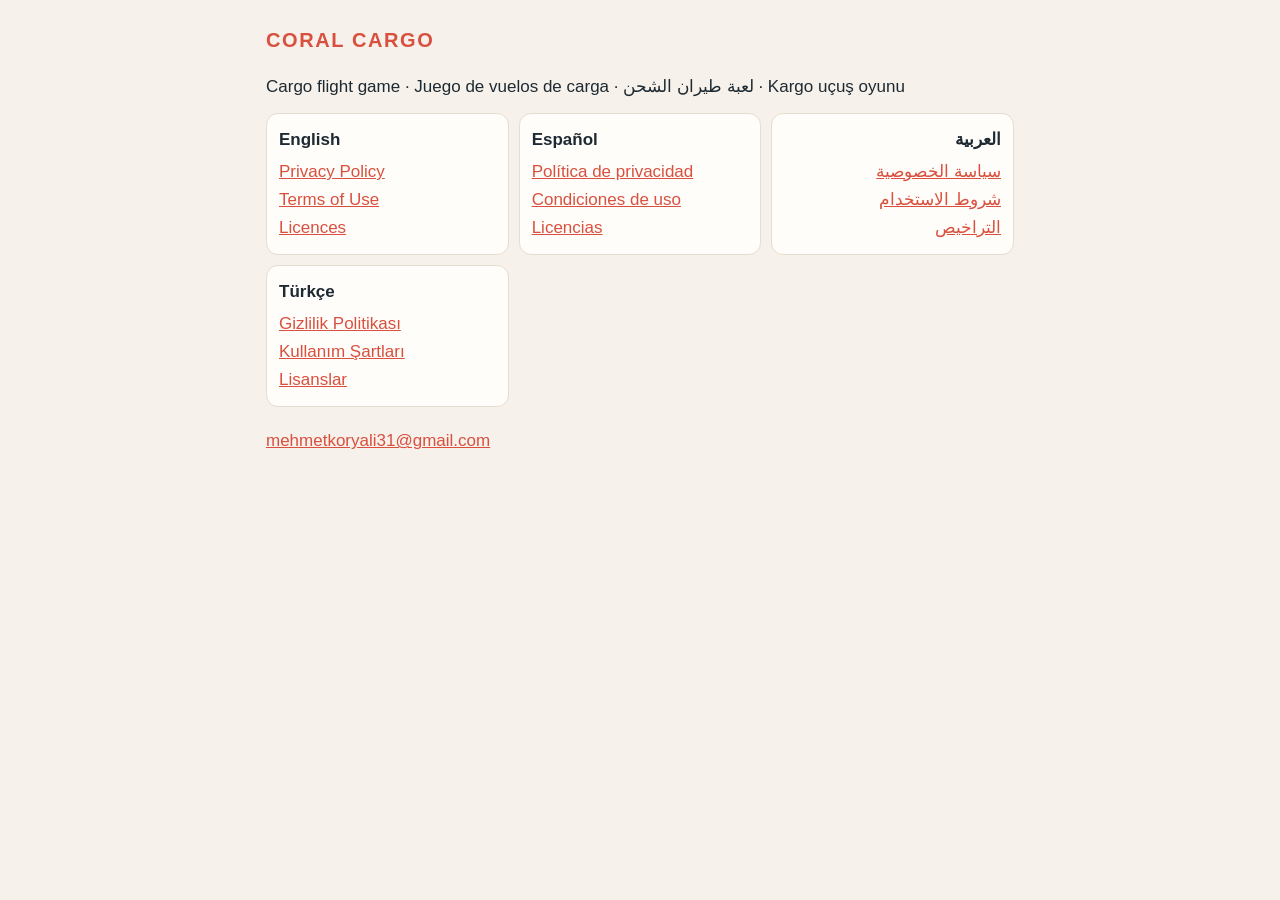
<file: index.html>
<!doctype html>
<html lang="en">
<head>
<meta charset="utf-8">
<meta name="viewport" content="width=device-width,initial-scale=1">
<title>CORAL CARGO · Privacy, Terms, Licences</title>
<link rel="stylesheet" href="style.css">
</head>
<body><main>
<header><span class="brand">CORAL CARGO</span></header>
<p>Cargo flight game · Juego de vuelos de carga · لعبة طيران الشحن · Kargo uçuş oyunu</p>
<div class="cards"><div lang="en" dir="ltr"><b>English</b><a href="en/privacy.html">Privacy Policy</a><a href="en/terms.html">Terms of Use</a><a href="en/licenses.html">Licences</a></div><div lang="es" dir="ltr"><b>Español</b><a href="es/privacy.html">Política de privacidad</a><a href="es/terms.html">Condiciones de uso</a><a href="es/licenses.html">Licencias</a></div><div lang="ar" dir="rtl"><b>العربية</b><a href="ar/privacy.html">سياسة الخصوصية</a><a href="ar/terms.html">شروط الاستخدام</a><a href="ar/licenses.html">التراخيص</a></div><div lang="tr" dir="ltr"><b>Türkçe</b><a href="tr/privacy.html">Gizlilik Politikası</a><a href="tr/terms.html">Kullanım Şartları</a><a href="tr/licenses.html">Lisanslar</a></div></div>
<p class="other"><a href="mailto:mehmetkoryali31@gmail.com">mehmetkoryali31@gmail.com</a></p>
</main></body></html>
</file>
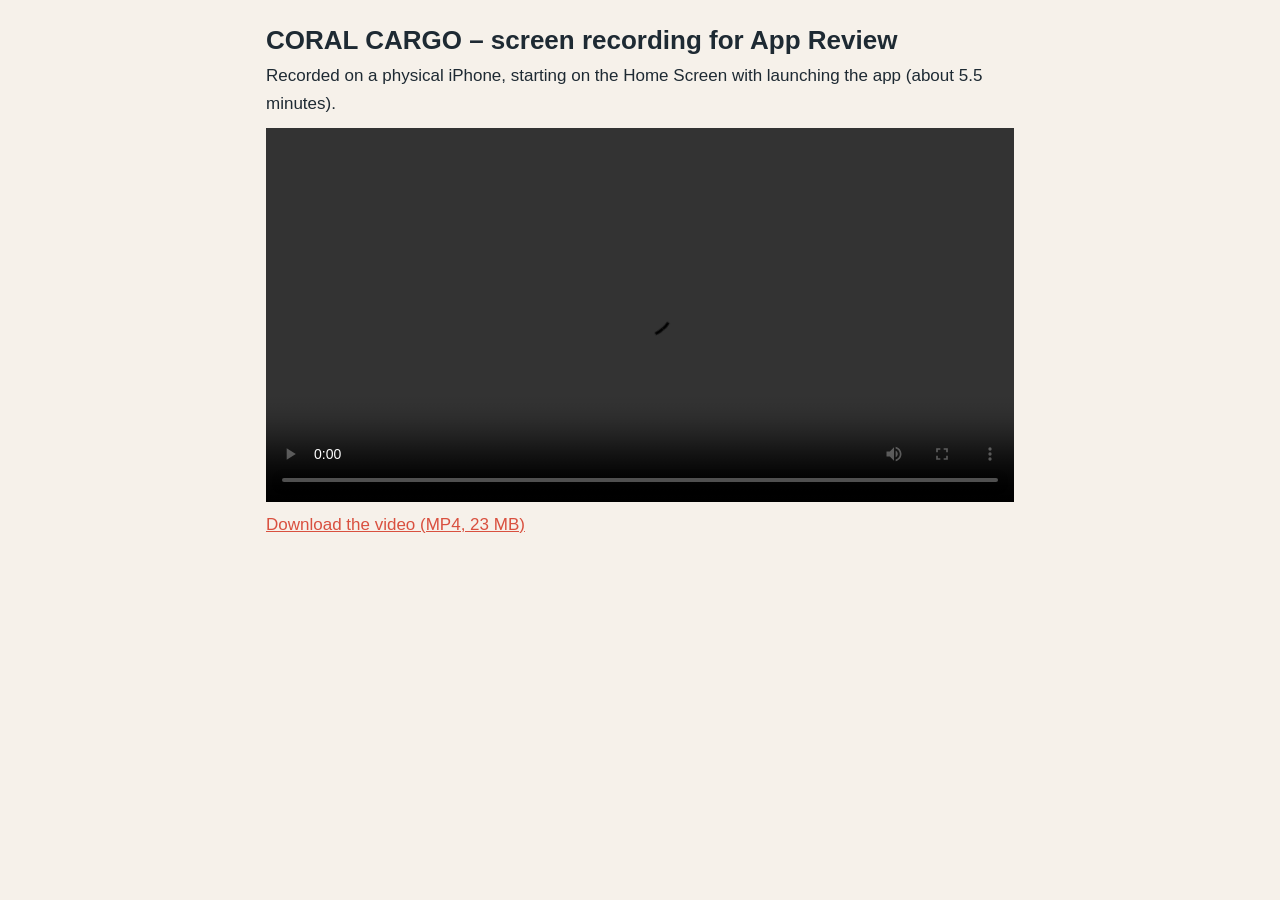
<file: review/index.html>
<!doctype html>
<html lang="en"><head><meta charset="utf-8"><meta name="viewport" content="width=device-width,initial-scale=1">
<meta name="robots" content="noindex">
<title>CORAL CARGO – App Review screen recording</title>
<link rel="stylesheet" href="../style.css"></head>
<body><main>
<h1>CORAL CARGO – screen recording for App Review</h1>
<p>Recorded on a physical iPhone, starting on the Home Screen with launching the app (about 5.5 minutes).</p>
<video controls playsinline preload="metadata" style="width:100%;max-width:1280px" src="coralcargo-app-review.mp4"></video>
<p><a href="coralcargo-app-review.mp4">Download the video (MP4, 23 MB)</a></p>
</main></body></html>
</file>
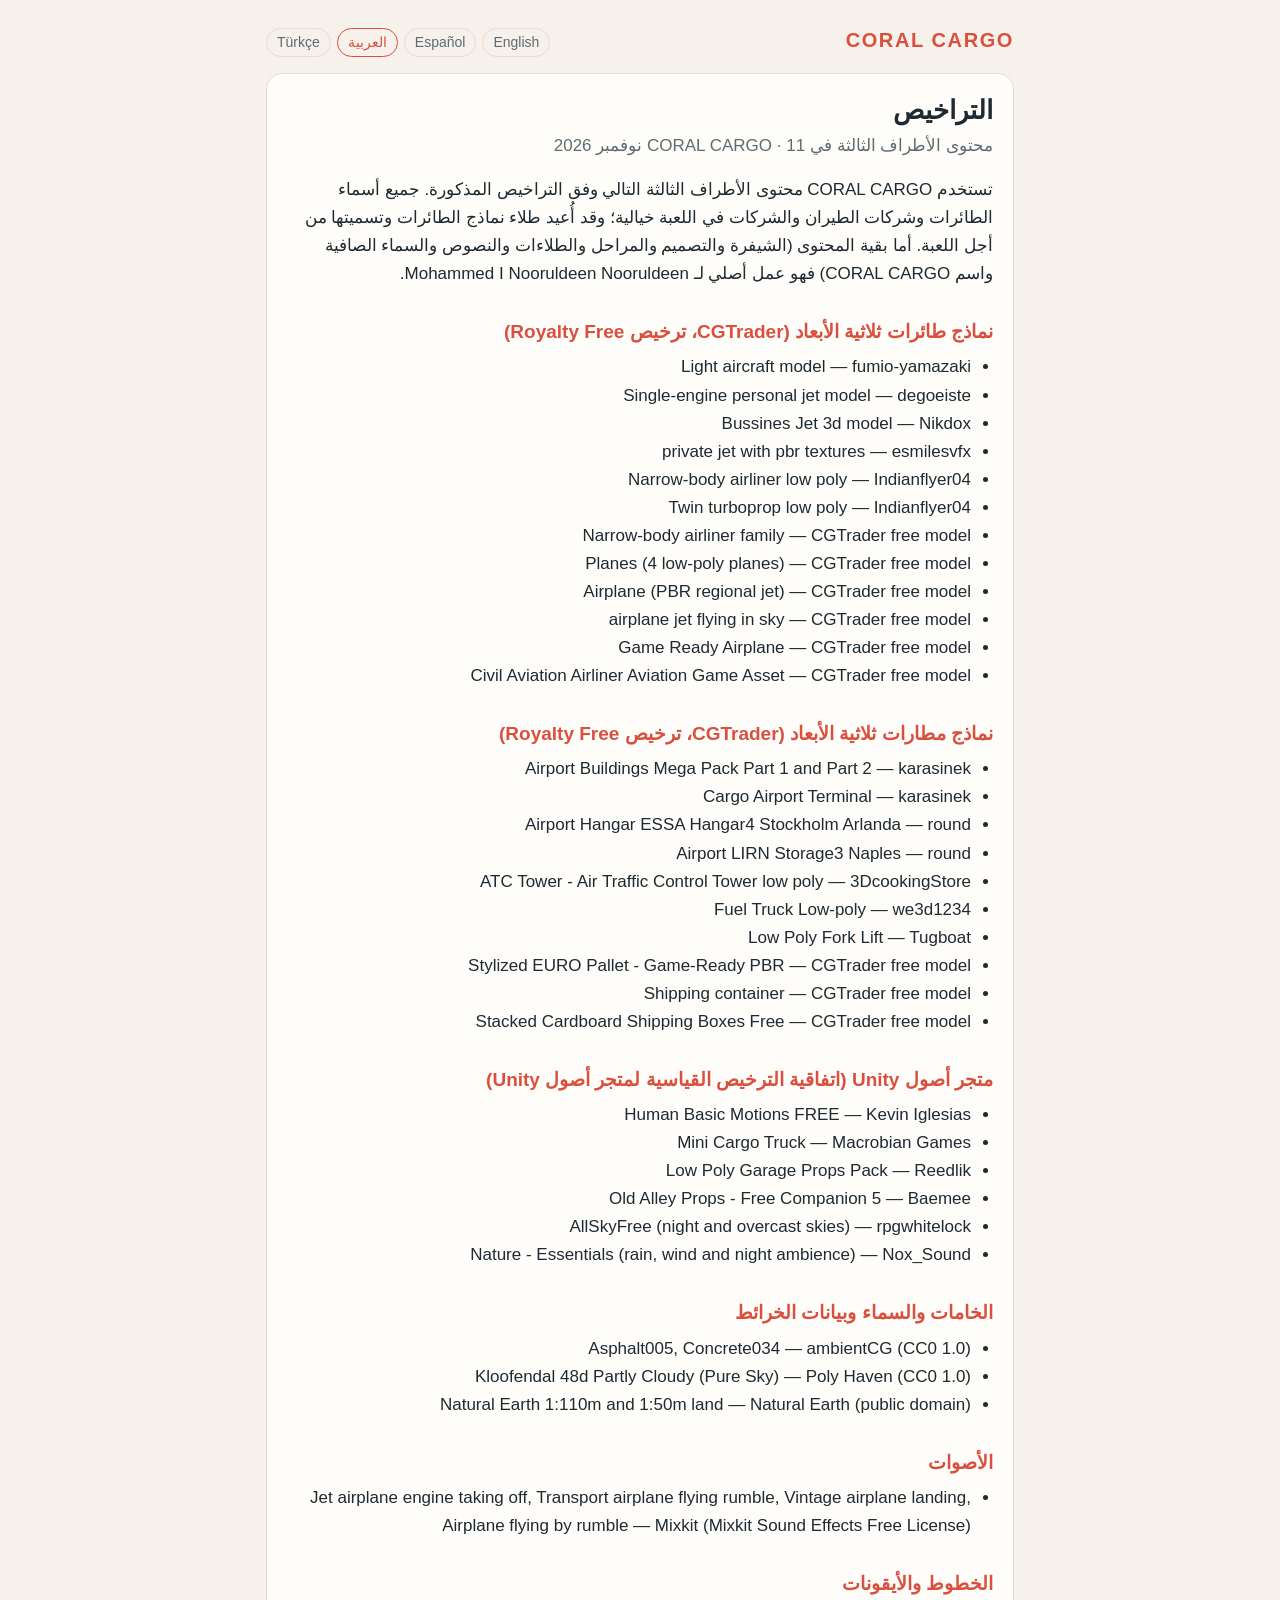
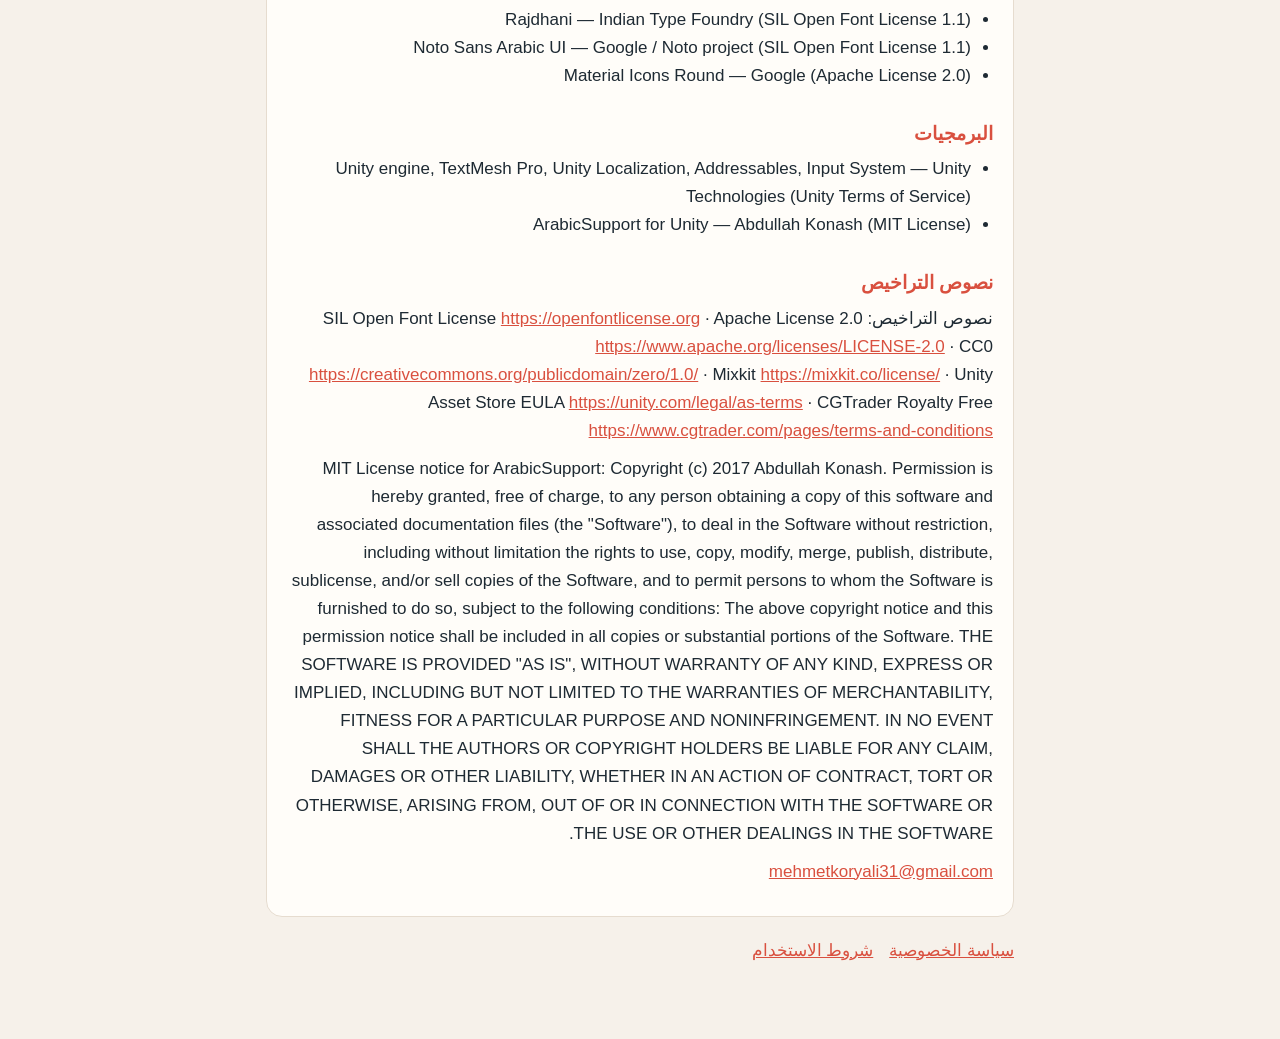
<file: ar/licenses.html>
<!doctype html>
<html lang="ar" dir="rtl">
<head>
<meta charset="utf-8">
<meta name="viewport" content="width=device-width,initial-scale=1">
<title>CORAL CARGO · التراخيص</title>
<link rel="stylesheet" href="../style.css">
</head>
<body><main>
<header><a class="brand" href="../index.html">CORAL CARGO</a><nav class="langs"><a href="../en/licenses.html" lang="en">English</a><a href="../es/licenses.html" lang="es">Español</a><a href="../ar/licenses.html" lang="ar" aria-current="page">العربية</a><a href="../tr/licenses.html" lang="tr">Türkçe</a></nav></header>
<article>
<h1>التراخيص</h1>
<p class="meta">محتوى الأطراف الثالثة في CORAL CARGO · 11 نوفمبر 2026</p>
<p>تستخدم CORAL CARGO محتوى الأطراف الثالثة التالي وفق التراخيص المذكورة. جميع أسماء الطائرات وشركات الطيران والشركات في اللعبة خيالية؛ وقد أُعيد طلاء نماذج الطائرات وتسميتها من أجل اللعبة. أما بقية المحتوى (الشيفرة والتصميم والمراحل والطلاءات والنصوص والسماء الصافية واسم CORAL CARGO) فهو عمل أصلي لـ Mohammed I Nooruldeen Nooruldeen.</p>
<h2>نماذج طائرات ثلاثية الأبعاد (CGTrader، ترخيص Royalty Free)</h2>
<ul><li>Light aircraft model — fumio-yamazaki</li><li>Single-engine personal jet model — degoeiste</li><li>Bussines Jet 3d model — Nikdox</li><li>private jet with pbr textures — esmilesvfx</li><li>Narrow-body airliner low poly — Indianflyer04</li><li>Twin turboprop low poly — Indianflyer04</li><li>Narrow-body airliner family — CGTrader free model</li><li>Planes (4 low-poly planes) — CGTrader free model</li><li>Airplane (PBR regional jet) — CGTrader free model</li><li>airplane jet flying in sky — CGTrader free model</li><li>Game Ready Airplane — CGTrader free model</li><li>Civil Aviation Airliner Aviation Game Asset — CGTrader free model</li></ul>
<h2>نماذج مطارات ثلاثية الأبعاد (CGTrader، ترخيص Royalty Free)</h2>
<ul><li>Airport Buildings Mega Pack Part 1 and Part 2 — karasinek</li><li>Cargo Airport Terminal — karasinek</li><li>Airport Hangar ESSA Hangar4 Stockholm Arlanda — round</li><li>Airport LIRN Storage3 Naples — round</li><li>ATC Tower - Air Traffic Control Tower low poly — 3DcookingStore</li><li>Fuel Truck Low-poly — we3d1234</li><li>Low Poly Fork Lift — Tugboat</li><li>Stylized EURO Pallet - Game-Ready PBR — CGTrader free model</li><li>Shipping container — CGTrader free model</li><li>Stacked Cardboard Shipping Boxes Free — CGTrader free model</li></ul>
<h2>متجر أصول Unity (اتفاقية الترخيص القياسية لمتجر أصول Unity)</h2>
<ul><li>Human Basic Motions FREE — Kevin Iglesias</li><li>Mini Cargo Truck — Macrobian Games</li><li>Low Poly Garage Props Pack — Reedlik</li><li>Old Alley Props - Free Companion 5 — Baemee</li><li>AllSkyFree (night and overcast skies) — rpgwhitelock</li><li>Nature - Essentials (rain, wind and night ambience) — Nox_Sound</li></ul>
<h2>الخامات والسماء وبيانات الخرائط</h2>
<ul><li>Asphalt005, Concrete034 — ambientCG (CC0 1.0)</li><li>Kloofendal 48d Partly Cloudy (Pure Sky) — Poly Haven (CC0 1.0)</li><li>Natural Earth 1:110m and 1:50m land — Natural Earth (public domain)</li></ul>
<h2>الأصوات</h2>
<ul><li>Jet airplane engine taking off, Transport airplane flying rumble, Vintage airplane landing, Airplane flying by rumble — Mixkit (Mixkit Sound Effects Free License)</li></ul>
<h2>الخطوط والأيقونات</h2>
<ul><li>Rajdhani — Indian Type Foundry (SIL Open Font License 1.1)</li><li>Noto Sans Arabic UI — Google / Noto project (SIL Open Font License 1.1)</li><li>Material Icons Round — Google (Apache License 2.0)</li></ul>
<h2>البرمجيات</h2>
<ul><li>Unity engine, TextMesh Pro, Unity Localization, Addressables, Input System — Unity Technologies (Unity Terms of Service)</li><li>ArabicSupport for Unity — Abdullah Konash (MIT License)</li></ul>
<h2>نصوص التراخيص</h2>
<p>نصوص التراخيص: SIL Open Font License <a href="https://openfontlicense.org">https://openfontlicense.org</a> · Apache License 2.0 <a href="https://www.apache.org/licenses/LICENSE-2.0">https://www.apache.org/licenses/LICENSE-2.0</a> · CC0 <a href="https://creativecommons.org/publicdomain/zero/1.0/">https://creativecommons.org/publicdomain/zero/1.0/</a> · Mixkit <a href="https://mixkit.co/license/">https://mixkit.co/license/</a> · Unity Asset Store EULA <a href="https://unity.com/legal/as-terms">https://unity.com/legal/as-terms</a> · CGTrader Royalty Free <a href="https://www.cgtrader.com/pages/terms-and-conditions">https://www.cgtrader.com/pages/terms-and-conditions</a></p>
<p>MIT License notice for ArabicSupport: Copyright (c) 2017 Abdullah Konash. Permission is hereby granted, free of charge, to any person obtaining a copy of this software and associated documentation files (the &quot;Software&quot;), to deal in the Software without restriction, including without limitation the rights to use, copy, modify, merge, publish, distribute, sublicense, and/or sell copies of the Software, and to permit persons to whom the Software is furnished to do so, subject to the following conditions: The above copyright notice and this permission notice shall be included in all copies or substantial portions of the Software. THE SOFTWARE IS PROVIDED &quot;AS IS&quot;, WITHOUT WARRANTY OF ANY KIND, EXPRESS OR IMPLIED, INCLUDING BUT NOT LIMITED TO THE WARRANTIES OF MERCHANTABILITY, FITNESS FOR A PARTICULAR PURPOSE AND NONINFRINGEMENT. IN NO EVENT SHALL THE AUTHORS OR COPYRIGHT HOLDERS BE LIABLE FOR ANY CLAIM, DAMAGES OR OTHER LIABILITY, WHETHER IN AN ACTION OF CONTRACT, TORT OR OTHERWISE, ARISING FROM, OUT OF OR IN CONNECTION WITH THE SOFTWARE OR THE USE OR OTHER DEALINGS IN THE SOFTWARE.</p>
<p><a href="mailto:mehmetkoryali31@gmail.com">mehmetkoryali31@gmail.com</a></p>
</article>
<p class="other"><a href="privacy.html">سياسة الخصوصية</a><a href="terms.html">شروط الاستخدام</a></p>
</main></body></html>
</file>
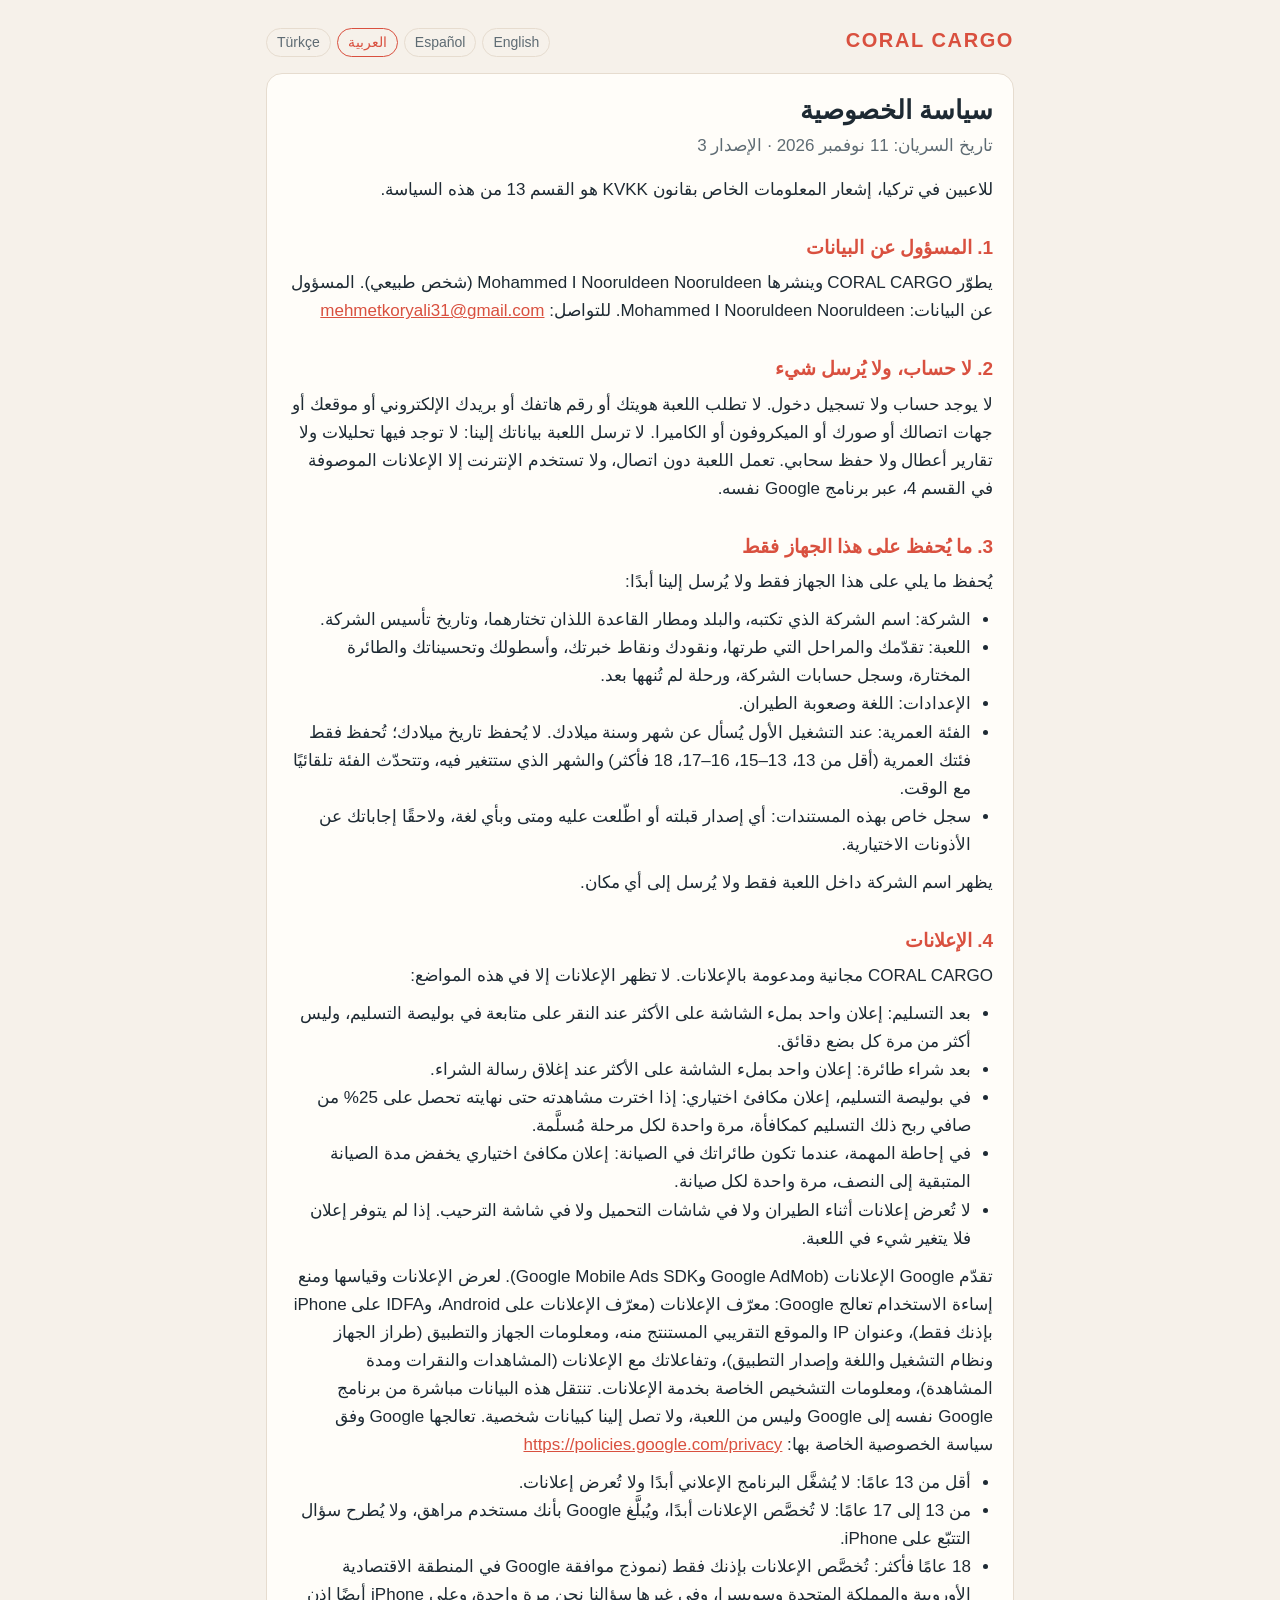
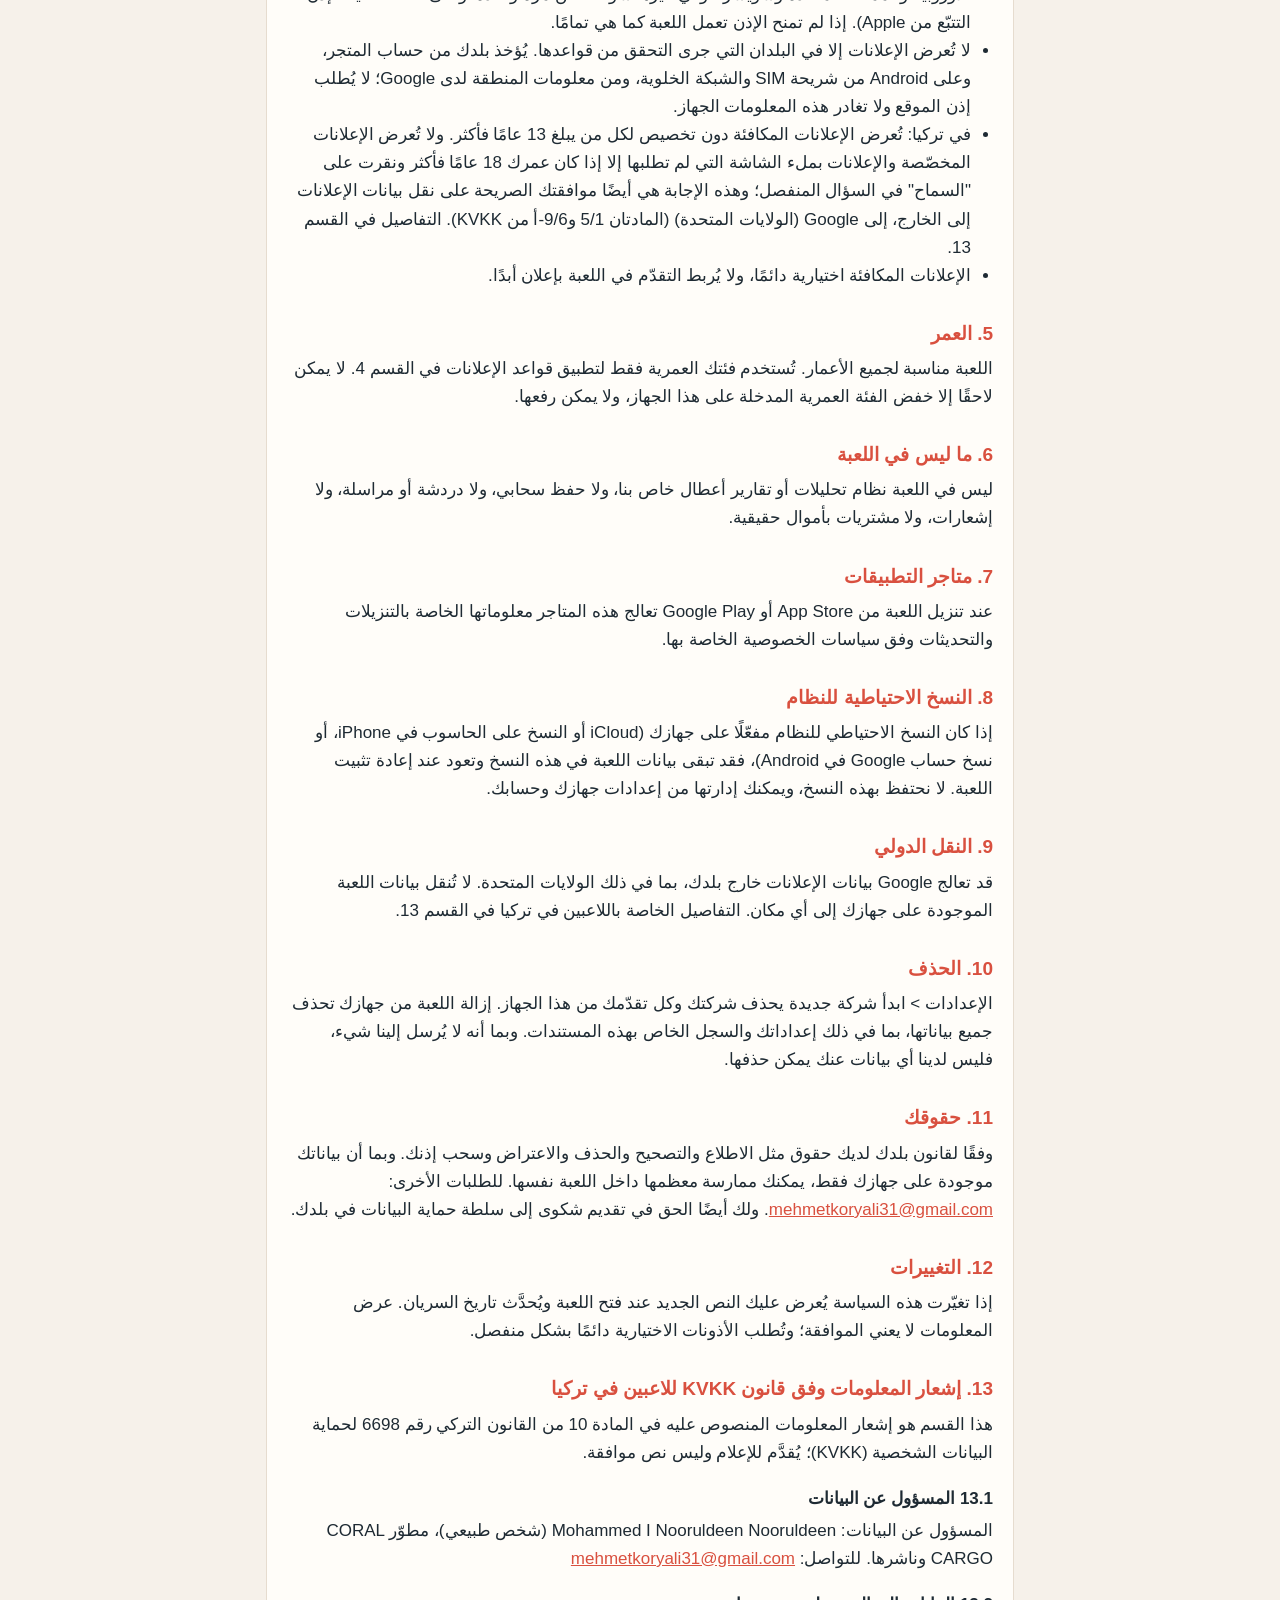
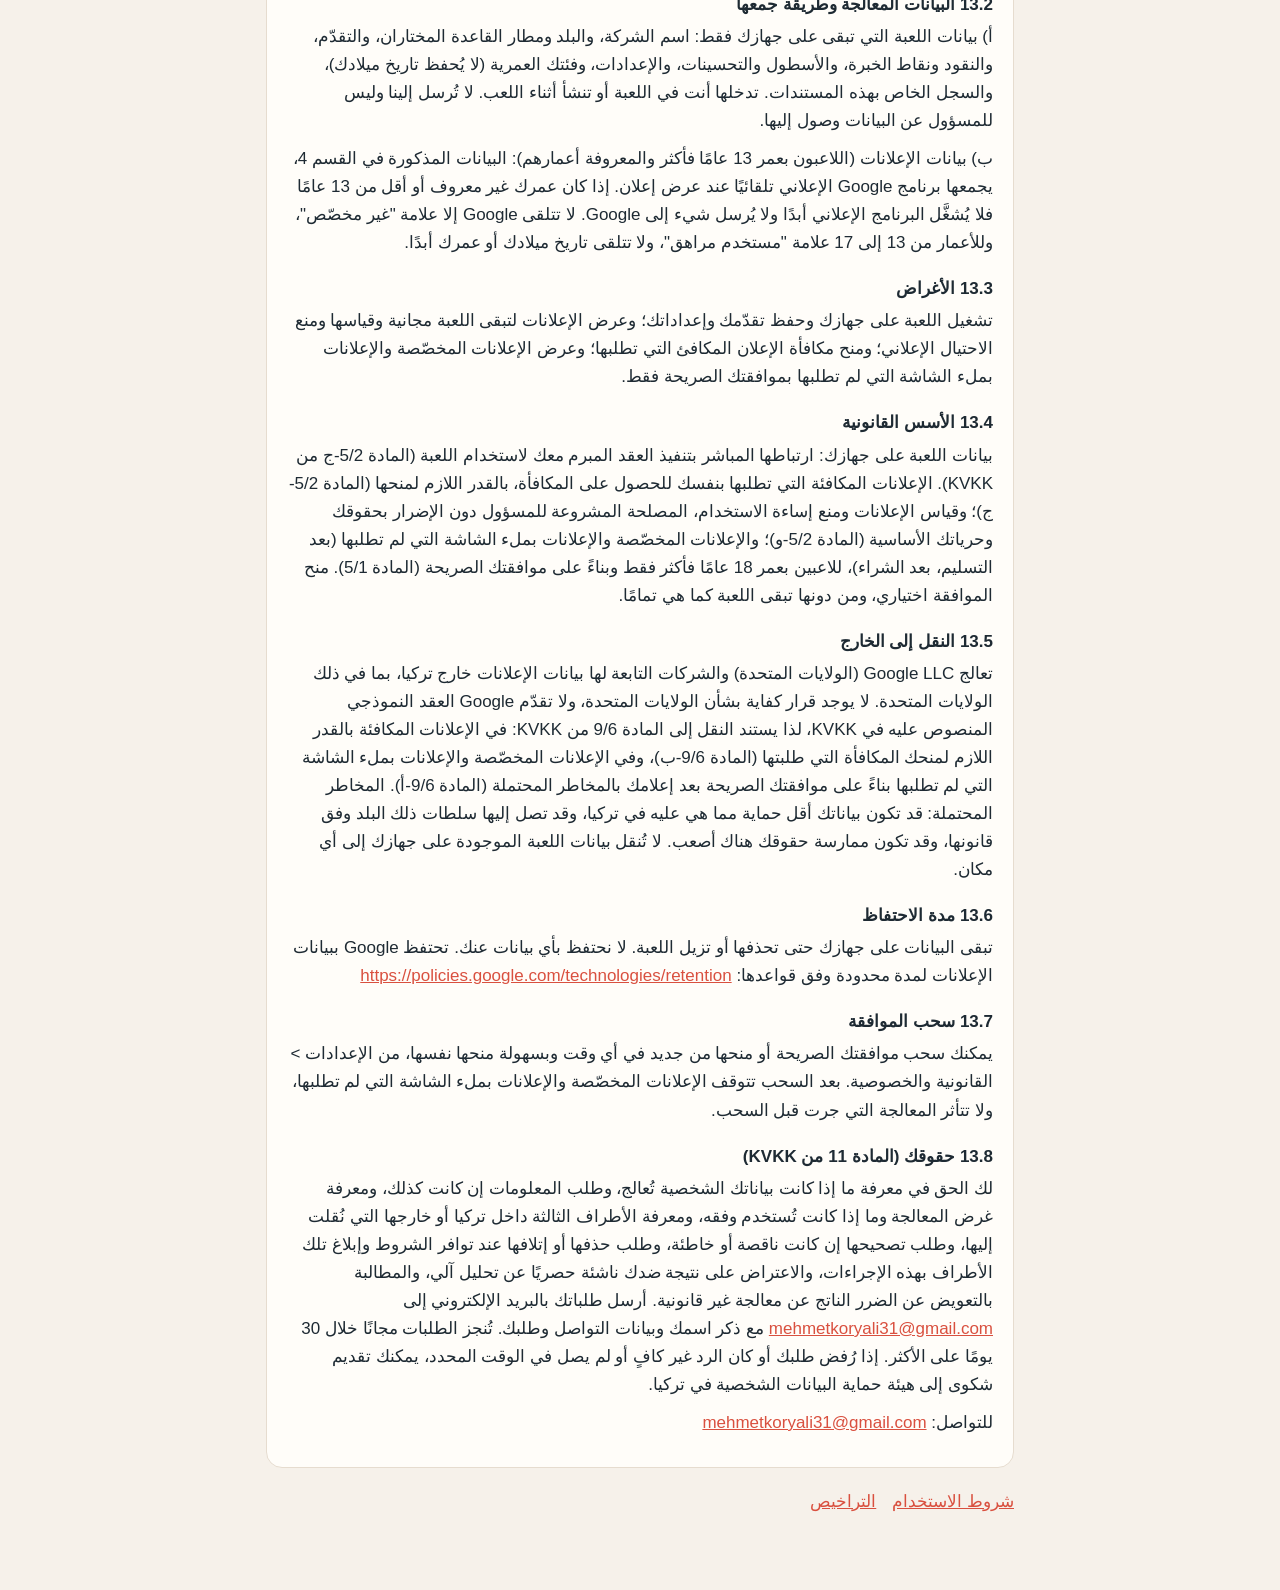
<file: ar/privacy.html>
<!doctype html>
<html lang="ar" dir="rtl">
<head>
<meta charset="utf-8">
<meta name="viewport" content="width=device-width,initial-scale=1">
<title>CORAL CARGO · سياسة الخصوصية</title>
<link rel="stylesheet" href="../style.css">
</head>
<body><main>
<header><a class="brand" href="../index.html">CORAL CARGO</a><nav class="langs"><a href="../en/privacy.html" lang="en">English</a><a href="../es/privacy.html" lang="es">Español</a><a href="../ar/privacy.html" lang="ar" aria-current="page">العربية</a><a href="../tr/privacy.html" lang="tr">Türkçe</a></nav></header>
<article>
<h1>سياسة الخصوصية</h1>
<p class="meta">تاريخ السريان: 11 نوفمبر 2026 · الإصدار 3</p>
<p>للاعبين في تركيا، إشعار المعلومات الخاص بقانون KVKK هو القسم 13 من هذه السياسة.</p>
<h2>1. المسؤول عن البيانات</h2>
<p>يطوّر CORAL CARGO وينشرها Mohammed I Nooruldeen Nooruldeen (شخص طبيعي). المسؤول عن البيانات: Mohammed I Nooruldeen Nooruldeen. للتواصل: <a href="mailto:mehmetkoryali31@gmail.com">mehmetkoryali31@gmail.com</a></p>
<h2>2. لا حساب، ولا يُرسل شيء</h2>
<p>لا يوجد حساب ولا تسجيل دخول. لا تطلب اللعبة هويتك أو رقم هاتفك أو بريدك الإلكتروني أو موقعك أو جهات اتصالك أو صورك أو الميكروفون أو الكاميرا. لا ترسل اللعبة بياناتك إلينا: لا توجد فيها تحليلات ولا تقارير أعطال ولا حفظ سحابي. تعمل اللعبة دون اتصال، ولا تستخدم الإنترنت إلا الإعلانات الموصوفة في القسم 4، عبر برنامج Google نفسه.</p>
<h2>3. ما يُحفظ على هذا الجهاز فقط</h2>
<p>يُحفظ ما يلي على هذا الجهاز فقط ولا يُرسل إلينا أبدًا:</p>
<ul><li>الشركة: اسم الشركة الذي تكتبه، والبلد ومطار القاعدة اللذان تختارهما، وتاريخ تأسيس الشركة.</li><li>اللعبة: تقدّمك والمراحل التي طرتها، ونقودك ونقاط خبرتك، وأسطولك وتحسيناتك والطائرة المختارة، وسجل حسابات الشركة، ورحلة لم تُنهها بعد.</li><li>الإعدادات: اللغة وصعوبة الطيران.</li><li>الفئة العمرية: عند التشغيل الأول يُسأل عن شهر وسنة ميلادك. لا يُحفظ تاريخ ميلادك؛ تُحفظ فقط فئتك العمرية (أقل من 13، 13–15، 16–17، 18 فأكثر) والشهر الذي ستتغير فيه، وتتحدّث الفئة تلقائيًا مع الوقت.</li><li>سجل خاص بهذه المستندات: أي إصدار قبلته أو اطّلعت عليه ومتى وبأي لغة، ولاحقًا إجاباتك عن الأذونات الاختيارية.</li></ul>
<p>يظهر اسم الشركة داخل اللعبة فقط ولا يُرسل إلى أي مكان.</p>
<h2>4. الإعلانات</h2>
<p>CORAL CARGO مجانية ومدعومة بالإعلانات. لا تظهر الإعلانات إلا في هذه المواضع:</p>
<ul><li>بعد التسليم: إعلان واحد بملء الشاشة على الأكثر عند النقر على متابعة في بوليصة التسليم، وليس أكثر من مرة كل بضع دقائق.</li><li>بعد شراء طائرة: إعلان واحد بملء الشاشة على الأكثر عند إغلاق رسالة الشراء.</li><li>في بوليصة التسليم، إعلان مكافئ اختياري: إذا اخترت مشاهدته حتى نهايته تحصل على 25% من صافي ربح ذلك التسليم كمكافأة، مرة واحدة لكل مرحلة مُسلَّمة.</li><li>في إحاطة المهمة، عندما تكون طائراتك في الصيانة: إعلان مكافئ اختياري يخفض مدة الصيانة المتبقية إلى النصف، مرة واحدة لكل صيانة.</li><li>لا تُعرض إعلانات أثناء الطيران ولا في شاشات التحميل ولا في شاشة الترحيب. إذا لم يتوفر إعلان فلا يتغير شيء في اللعبة.</li></ul>
<p>تقدّم Google الإعلانات (Google AdMob وGoogle Mobile Ads SDK). لعرض الإعلانات وقياسها ومنع إساءة الاستخدام تعالج Google: معرّف الإعلانات (معرّف الإعلانات على Android، وIDFA على iPhone بإذنك فقط)، وعنوان IP والموقع التقريبي المستنتج منه، ومعلومات الجهاز والتطبيق (طراز الجهاز ونظام التشغيل واللغة وإصدار التطبيق)، وتفاعلاتك مع الإعلانات (المشاهدات والنقرات ومدة المشاهدة)، ومعلومات التشخيص الخاصة بخدمة الإعلانات. تنتقل هذه البيانات مباشرة من برنامج Google نفسه إلى Google وليس من اللعبة، ولا تصل إلينا كبيانات شخصية. تعالجها Google وفق سياسة الخصوصية الخاصة بها: <a href="https://policies.google.com/privacy">https://policies.google.com/privacy</a></p>
<ul><li>أقل من 13 عامًا: لا يُشغَّل البرنامج الإعلاني أبدًا ولا تُعرض إعلانات.</li><li>من 13 إلى 17 عامًا: لا تُخصَّص الإعلانات أبدًا، ويُبلَّغ Google بأنك مستخدم مراهق، ولا يُطرح سؤال التتبّع على iPhone.</li><li>18 عامًا فأكثر: تُخصَّص الإعلانات بإذنك فقط (نموذج موافقة Google في المنطقة الاقتصادية الأوروبية والمملكة المتحدة وسويسرا، وفي غيرها سؤالنا نحن مرة واحدة، وعلى iPhone أيضًا إذن التتبّع من Apple). إذا لم تمنح الإذن تعمل اللعبة كما هي تمامًا.</li><li>لا تُعرض الإعلانات إلا في البلدان التي جرى التحقق من قواعدها. يُؤخذ بلدك من حساب المتجر، وعلى Android من شريحة SIM والشبكة الخلوية، ومن معلومات المنطقة لدى Google؛ لا يُطلب إذن الموقع ولا تغادر هذه المعلومات الجهاز.</li><li>في تركيا: تُعرض الإعلانات المكافئة دون تخصيص لكل من يبلغ 13 عامًا فأكثر. ولا تُعرض الإعلانات المخصّصة والإعلانات بملء الشاشة التي لم تطلبها إلا إذا كان عمرك 18 عامًا فأكثر ونقرت على &quot;السماح&quot; في السؤال المنفصل؛ وهذه الإجابة هي أيضًا موافقتك الصريحة على نقل بيانات الإعلانات إلى الخارج، إلى Google (الولايات المتحدة) (المادتان 5/1 و9/6-أ من KVKK). التفاصيل في القسم 13.</li><li>الإعلانات المكافئة اختيارية دائمًا، ولا يُربط التقدّم في اللعبة بإعلان أبدًا.</li></ul>
<h2>5. العمر</h2>
<p>اللعبة مناسبة لجميع الأعمار. تُستخدم فئتك العمرية فقط لتطبيق قواعد الإعلانات في القسم 4. لا يمكن لاحقًا إلا خفض الفئة العمرية المدخلة على هذا الجهاز، ولا يمكن رفعها.</p>
<h2>6. ما ليس في اللعبة</h2>
<p>ليس في اللعبة نظام تحليلات أو تقارير أعطال خاص بنا، ولا حفظ سحابي، ولا دردشة أو مراسلة، ولا إشعارات، ولا مشتريات بأموال حقيقية.</p>
<h2>7. متاجر التطبيقات</h2>
<p>عند تنزيل اللعبة من App Store أو Google Play تعالج هذه المتاجر معلوماتها الخاصة بالتنزيلات والتحديثات وفق سياسات الخصوصية الخاصة بها.</p>
<h2>8. النسخ الاحتياطية للنظام</h2>
<p>إذا كان النسخ الاحتياطي للنظام مفعّلًا على جهازك (iCloud أو النسخ على الحاسوب في iPhone، أو نسخ حساب Google في Android)، فقد تبقى بيانات اللعبة في هذه النسخ وتعود عند إعادة تثبيت اللعبة. لا نحتفظ بهذه النسخ، ويمكنك إدارتها من إعدادات جهازك وحسابك.</p>
<h2>9. النقل الدولي</h2>
<p>قد تعالج Google بيانات الإعلانات خارج بلدك، بما في ذلك الولايات المتحدة. لا تُنقل بيانات اللعبة الموجودة على جهازك إلى أي مكان. التفاصيل الخاصة باللاعبين في تركيا في القسم 13.</p>
<h2>10. الحذف</h2>
<p>الإعدادات &gt; ابدأ شركة جديدة يحذف شركتك وكل تقدّمك من هذا الجهاز. إزالة اللعبة من جهازك تحذف جميع بياناتها، بما في ذلك إعداداتك والسجل الخاص بهذه المستندات. وبما أنه لا يُرسل إلينا شيء، فليس لدينا أي بيانات عنك يمكن حذفها.</p>
<h2>11. حقوقك</h2>
<p>وفقًا لقانون بلدك لديك حقوق مثل الاطلاع والتصحيح والحذف والاعتراض وسحب إذنك. وبما أن بياناتك موجودة على جهازك فقط، يمكنك ممارسة معظمها داخل اللعبة نفسها. للطلبات الأخرى: <a href="mailto:mehmetkoryali31@gmail.com">mehmetkoryali31@gmail.com</a>. ولك أيضًا الحق في تقديم شكوى إلى سلطة حماية البيانات في بلدك.</p>
<h2>12. التغييرات</h2>
<p>إذا تغيّرت هذه السياسة يُعرض عليك النص الجديد عند فتح اللعبة ويُحدَّث تاريخ السريان. عرض المعلومات لا يعني الموافقة؛ وتُطلب الأذونات الاختيارية دائمًا بشكل منفصل.</p>
<h2>13. إشعار المعلومات وفق قانون KVKK للاعبين في تركيا</h2>
<p>هذا القسم هو إشعار المعلومات المنصوص عليه في المادة 10 من القانون التركي رقم 6698 لحماية البيانات الشخصية (KVKK)؛ يُقدَّم للإعلام وليس نص موافقة.</p>
<h3>13.1 المسؤول عن البيانات</h3>
<p>المسؤول عن البيانات: Mohammed I Nooruldeen Nooruldeen (شخص طبيعي)، مطوّر CORAL CARGO وناشرها. للتواصل: <a href="mailto:mehmetkoryali31@gmail.com">mehmetkoryali31@gmail.com</a></p>
<h3>13.2 البيانات المعالجة وطريقة جمعها</h3>
<p>أ) بيانات اللعبة التي تبقى على جهازك فقط: اسم الشركة، والبلد ومطار القاعدة المختاران، والتقدّم، والنقود ونقاط الخبرة، والأسطول والتحسينات، والإعدادات، وفئتك العمرية (لا يُحفظ تاريخ ميلادك)، والسجل الخاص بهذه المستندات. تدخلها أنت في اللعبة أو تنشأ أثناء اللعب. لا تُرسل إلينا وليس للمسؤول عن البيانات وصول إليها.</p>
<p>ب) بيانات الإعلانات (اللاعبون بعمر 13 عامًا فأكثر والمعروفة أعمارهم): البيانات المذكورة في القسم 4، يجمعها برنامج Google الإعلاني تلقائيًا عند عرض إعلان. إذا كان عمرك غير معروف أو أقل من 13 عامًا فلا يُشغَّل البرنامج الإعلاني أبدًا ولا يُرسل شيء إلى Google. لا تتلقى Google إلا علامة &quot;غير مخصّص&quot;، وللأعمار من 13 إلى 17 علامة &quot;مستخدم مراهق&quot;، ولا تتلقى تاريخ ميلادك أو عمرك أبدًا.</p>
<h3>13.3 الأغراض</h3>
<p>تشغيل اللعبة على جهازك وحفظ تقدّمك وإعداداتك؛ وعرض الإعلانات لتبقى اللعبة مجانية وقياسها ومنع الاحتيال الإعلاني؛ ومنح مكافأة الإعلان المكافئ التي تطلبها؛ وعرض الإعلانات المخصّصة والإعلانات بملء الشاشة التي لم تطلبها بموافقتك الصريحة فقط.</p>
<h3>13.4 الأسس القانونية</h3>
<p>بيانات اللعبة على جهازك: ارتباطها المباشر بتنفيذ العقد المبرم معك لاستخدام اللعبة (المادة 5/2-ج من KVKK). الإعلانات المكافئة التي تطلبها بنفسك للحصول على المكافأة، بالقدر اللازم لمنحها (المادة 5/2-ج)؛ وقياس الإعلانات ومنع إساءة الاستخدام، المصلحة المشروعة للمسؤول دون الإضرار بحقوقك وحرياتك الأساسية (المادة 5/2-و)؛ والإعلانات المخصّصة والإعلانات بملء الشاشة التي لم تطلبها (بعد التسليم، بعد الشراء)، للاعبين بعمر 18 عامًا فأكثر فقط وبناءً على موافقتك الصريحة (المادة 5/1). منح الموافقة اختياري، ومن دونها تبقى اللعبة كما هي تمامًا.</p>
<h3>13.5 النقل إلى الخارج</h3>
<p>تعالج Google LLC (الولايات المتحدة) والشركات التابعة لها بيانات الإعلانات خارج تركيا، بما في ذلك الولايات المتحدة. لا يوجد قرار كفاية بشأن الولايات المتحدة، ولا تقدّم Google العقد النموذجي المنصوص عليه في KVKK، لذا يستند النقل إلى المادة 9/6 من KVKK: في الإعلانات المكافئة بالقدر اللازم لمنحك المكافأة التي طلبتها (المادة 9/6-ب)، وفي الإعلانات المخصّصة والإعلانات بملء الشاشة التي لم تطلبها بناءً على موافقتك الصريحة بعد إعلامك بالمخاطر المحتملة (المادة 9/6-أ). المخاطر المحتملة: قد تكون بياناتك أقل حماية مما هي عليه في تركيا، وقد تصل إليها سلطات ذلك البلد وفق قانونها، وقد تكون ممارسة حقوقك هناك أصعب. لا تُنقل بيانات اللعبة الموجودة على جهازك إلى أي مكان.</p>
<h3>13.6 مدة الاحتفاظ</h3>
<p>تبقى البيانات على جهازك حتى تحذفها أو تزيل اللعبة. لا نحتفظ بأي بيانات عنك. تحتفظ Google ببيانات الإعلانات لمدة محدودة وفق قواعدها: <a href="https://policies.google.com/technologies/retention">https://policies.google.com/technologies/retention</a></p>
<h3>13.7 سحب الموافقة</h3>
<p>يمكنك سحب موافقتك الصريحة أو منحها من جديد في أي وقت وبسهولة منحها نفسها، من الإعدادات &gt; القانونية والخصوصية. بعد السحب تتوقف الإعلانات المخصّصة والإعلانات بملء الشاشة التي لم تطلبها، ولا تتأثر المعالجة التي جرت قبل السحب.</p>
<h3>13.8 حقوقك (المادة 11 من KVKK)</h3>
<p>لك الحق في معرفة ما إذا كانت بياناتك الشخصية تُعالج، وطلب المعلومات إن كانت كذلك، ومعرفة غرض المعالجة وما إذا كانت تُستخدم وفقه، ومعرفة الأطراف الثالثة داخل تركيا أو خارجها التي نُقلت إليها، وطلب تصحيحها إن كانت ناقصة أو خاطئة، وطلب حذفها أو إتلافها عند توافر الشروط وإبلاغ تلك الأطراف بهذه الإجراءات، والاعتراض على نتيجة ضدك ناشئة حصريًا عن تحليل آلي، والمطالبة بالتعويض عن الضرر الناتج عن معالجة غير قانونية. أرسل طلباتك بالبريد الإلكتروني إلى <a href="mailto:mehmetkoryali31@gmail.com">mehmetkoryali31@gmail.com</a> مع ذكر اسمك وبيانات التواصل وطلبك. تُنجز الطلبات مجانًا خلال 30 يومًا على الأكثر. إذا رُفض طلبك أو كان الرد غير كافٍ أو لم يصل في الوقت المحدد، يمكنك تقديم شكوى إلى هيئة حماية البيانات الشخصية في تركيا.</p>
<p>للتواصل: <a href="mailto:mehmetkoryali31@gmail.com">mehmetkoryali31@gmail.com</a></p>
</article>
<p class="other"><a href="terms.html">شروط الاستخدام</a><a href="licenses.html">التراخيص</a></p>
</main></body></html>
</file>
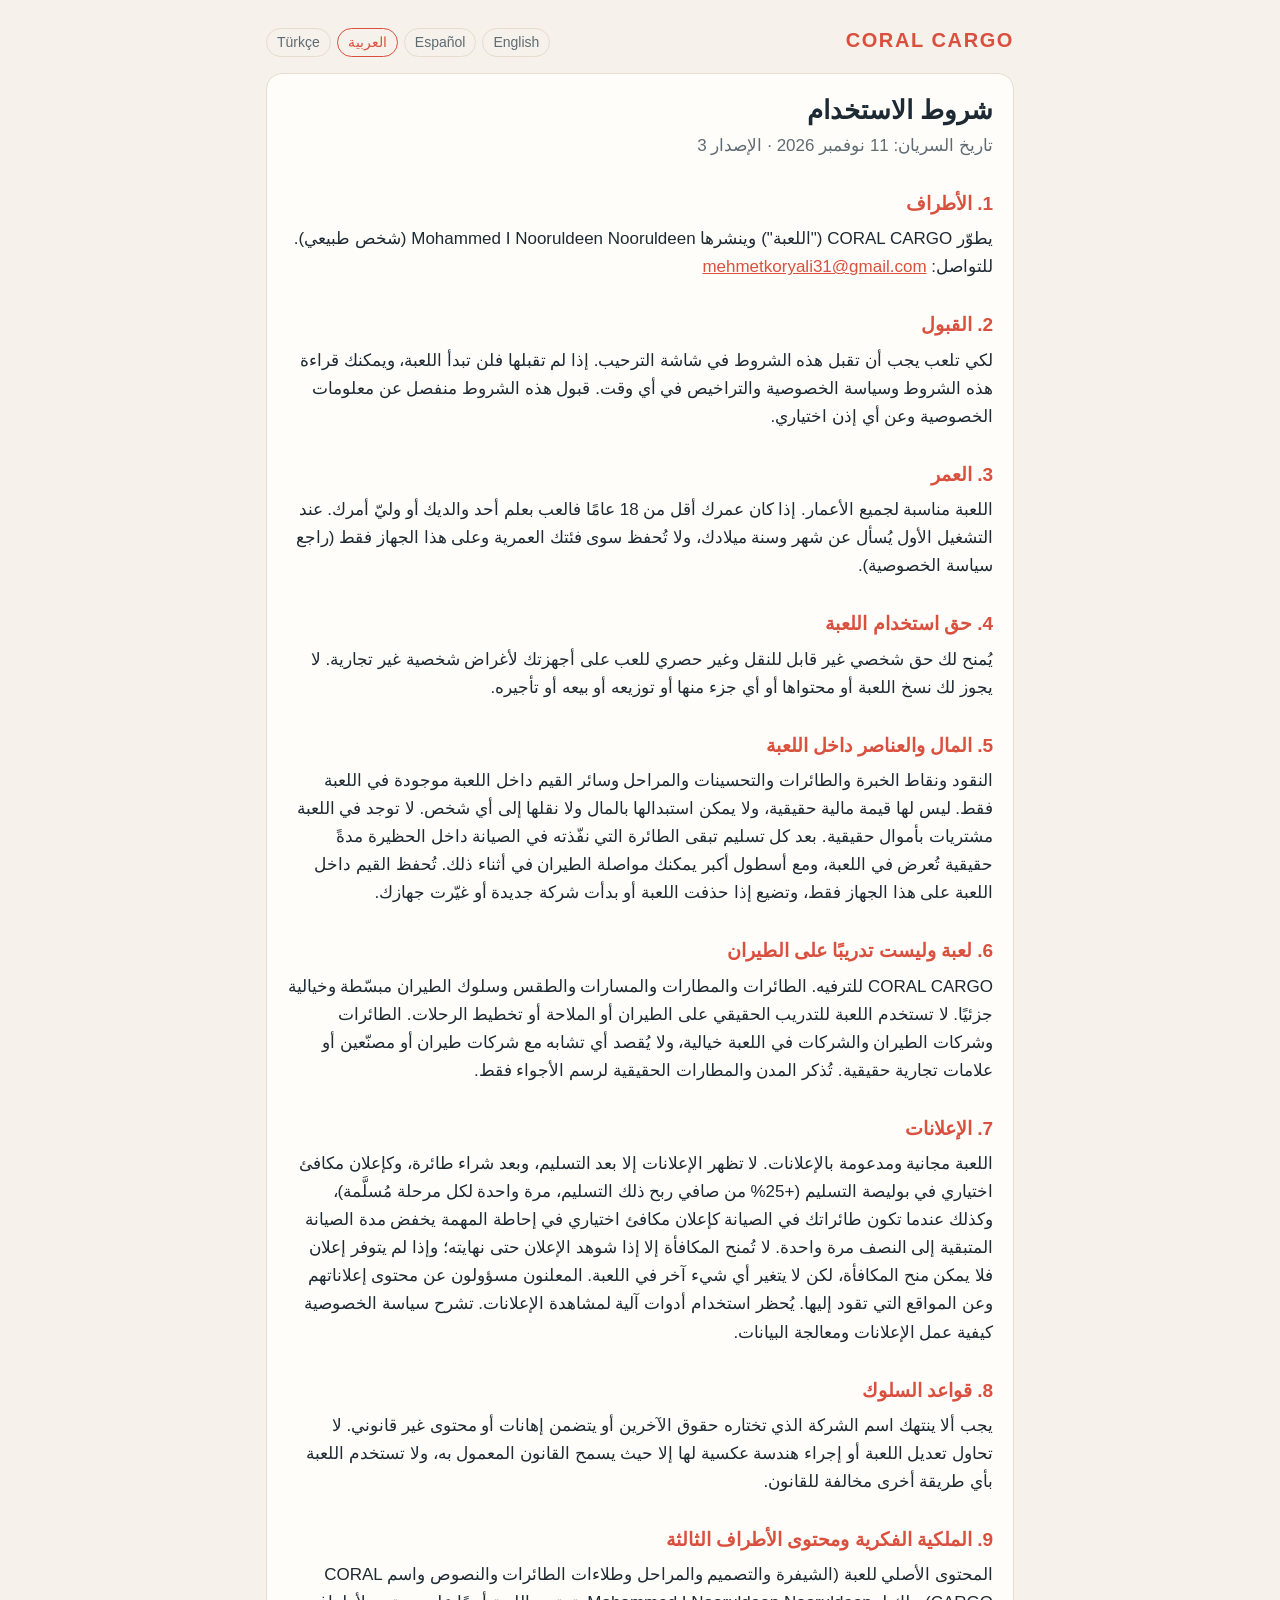
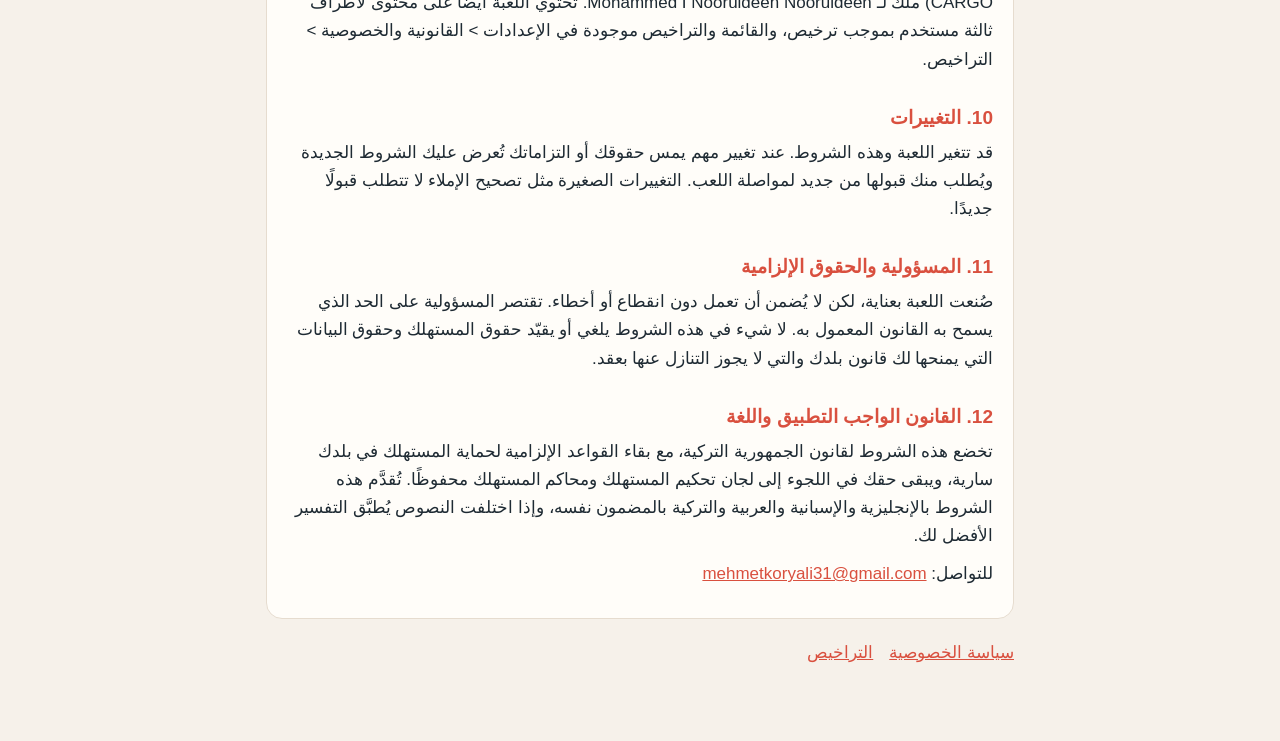
<file: ar/terms.html>
<!doctype html>
<html lang="ar" dir="rtl">
<head>
<meta charset="utf-8">
<meta name="viewport" content="width=device-width,initial-scale=1">
<title>CORAL CARGO · شروط الاستخدام</title>
<link rel="stylesheet" href="../style.css">
</head>
<body><main>
<header><a class="brand" href="../index.html">CORAL CARGO</a><nav class="langs"><a href="../en/terms.html" lang="en">English</a><a href="../es/terms.html" lang="es">Español</a><a href="../ar/terms.html" lang="ar" aria-current="page">العربية</a><a href="../tr/terms.html" lang="tr">Türkçe</a></nav></header>
<article>
<h1>شروط الاستخدام</h1>
<p class="meta">تاريخ السريان: 11 نوفمبر 2026 · الإصدار 3</p>
<h2>1. الأطراف</h2>
<p>يطوّر CORAL CARGO (&quot;اللعبة&quot;) وينشرها Mohammed I Nooruldeen Nooruldeen (شخص طبيعي). للتواصل: <a href="mailto:mehmetkoryali31@gmail.com">mehmetkoryali31@gmail.com</a></p>
<h2>2. القبول</h2>
<p>لكي تلعب يجب أن تقبل هذه الشروط في شاشة الترحيب. إذا لم تقبلها فلن تبدأ اللعبة، ويمكنك قراءة هذه الشروط وسياسة الخصوصية والتراخيص في أي وقت. قبول هذه الشروط منفصل عن معلومات الخصوصية وعن أي إذن اختياري.</p>
<h2>3. العمر</h2>
<p>اللعبة مناسبة لجميع الأعمار. إذا كان عمرك أقل من 18 عامًا فالعب بعلم أحد والديك أو وليّ أمرك. عند التشغيل الأول يُسأل عن شهر وسنة ميلادك، ولا تُحفظ سوى فئتك العمرية وعلى هذا الجهاز فقط (راجع سياسة الخصوصية).</p>
<h2>4. حق استخدام اللعبة</h2>
<p>يُمنح لك حق شخصي غير قابل للنقل وغير حصري للعب على أجهزتك لأغراض شخصية غير تجارية. لا يجوز لك نسخ اللعبة أو محتواها أو أي جزء منها أو توزيعه أو بيعه أو تأجيره.</p>
<h2>5. المال والعناصر داخل اللعبة</h2>
<p>النقود ونقاط الخبرة والطائرات والتحسينات والمراحل وسائر القيم داخل اللعبة موجودة في اللعبة فقط. ليس لها قيمة مالية حقيقية، ولا يمكن استبدالها بالمال ولا نقلها إلى أي شخص. لا توجد في اللعبة مشتريات بأموال حقيقية. بعد كل تسليم تبقى الطائرة التي نفّذته في الصيانة داخل الحظيرة مدةً حقيقية تُعرض في اللعبة، ومع أسطول أكبر يمكنك مواصلة الطيران في أثناء ذلك. تُحفظ القيم داخل اللعبة على هذا الجهاز فقط، وتضيع إذا حذفت اللعبة أو بدأت شركة جديدة أو غيّرت جهازك.</p>
<h2>6. لعبة وليست تدريبًا على الطيران</h2>
<p>CORAL CARGO للترفيه. الطائرات والمطارات والمسارات والطقس وسلوك الطيران مبسّطة وخيالية جزئيًا. لا تستخدم اللعبة للتدريب الحقيقي على الطيران أو الملاحة أو تخطيط الرحلات. الطائرات وشركات الطيران والشركات في اللعبة خيالية، ولا يُقصد أي تشابه مع شركات طيران أو مصنّعين أو علامات تجارية حقيقية. تُذكر المدن والمطارات الحقيقية لرسم الأجواء فقط.</p>
<h2>7. الإعلانات</h2>
<p>اللعبة مجانية ومدعومة بالإعلانات. لا تظهر الإعلانات إلا بعد التسليم، وبعد شراء طائرة، وكإعلان مكافئ اختياري في بوليصة التسليم (+25% من صافي ربح ذلك التسليم، مرة واحدة لكل مرحلة مُسلَّمة)، وكذلك عندما تكون طائراتك في الصيانة كإعلان مكافئ اختياري في إحاطة المهمة يخفض مدة الصيانة المتبقية إلى النصف مرة واحدة. لا تُمنح المكافأة إلا إذا شوهد الإعلان حتى نهايته؛ وإذا لم يتوفر إعلان فلا يمكن منح المكافأة، لكن لا يتغير أي شيء آخر في اللعبة. المعلنون مسؤولون عن محتوى إعلاناتهم وعن المواقع التي تقود إليها. يُحظر استخدام أدوات آلية لمشاهدة الإعلانات. تشرح سياسة الخصوصية كيفية عمل الإعلانات ومعالجة البيانات.</p>
<h2>8. قواعد السلوك</h2>
<p>يجب ألا ينتهك اسم الشركة الذي تختاره حقوق الآخرين أو يتضمن إهانات أو محتوى غير قانوني. لا تحاول تعديل اللعبة أو إجراء هندسة عكسية لها إلا حيث يسمح القانون المعمول به، ولا تستخدم اللعبة بأي طريقة أخرى مخالفة للقانون.</p>
<h2>9. الملكية الفكرية ومحتوى الأطراف الثالثة</h2>
<p>المحتوى الأصلي للعبة (الشيفرة والتصميم والمراحل وطلاءات الطائرات والنصوص واسم CORAL CARGO) ملك لـ Mohammed I Nooruldeen Nooruldeen. تحتوي اللعبة أيضًا على محتوى لأطراف ثالثة مستخدم بموجب ترخيص، والقائمة والتراخيص موجودة في الإعدادات &gt; القانونية والخصوصية &gt; التراخيص.</p>
<h2>10. التغييرات</h2>
<p>قد تتغير اللعبة وهذه الشروط. عند تغيير مهم يمس حقوقك أو التزاماتك تُعرض عليك الشروط الجديدة ويُطلب منك قبولها من جديد لمواصلة اللعب. التغييرات الصغيرة مثل تصحيح الإملاء لا تتطلب قبولًا جديدًا.</p>
<h2>11. المسؤولية والحقوق الإلزامية</h2>
<p>صُنعت اللعبة بعناية، لكن لا يُضمن أن تعمل دون انقطاع أو أخطاء. تقتصر المسؤولية على الحد الذي يسمح به القانون المعمول به. لا شيء في هذه الشروط يلغي أو يقيّد حقوق المستهلك وحقوق البيانات التي يمنحها لك قانون بلدك والتي لا يجوز التنازل عنها بعقد.</p>
<h2>12. القانون الواجب التطبيق واللغة</h2>
<p>تخضع هذه الشروط لقانون الجمهورية التركية، مع بقاء القواعد الإلزامية لحماية المستهلك في بلدك سارية، ويبقى حقك في اللجوء إلى لجان تحكيم المستهلك ومحاكم المستهلك محفوظًا. تُقدَّم هذه الشروط بالإنجليزية والإسبانية والعربية والتركية بالمضمون نفسه، وإذا اختلفت النصوص يُطبَّق التفسير الأفضل لك.</p>
<p>للتواصل: <a href="mailto:mehmetkoryali31@gmail.com">mehmetkoryali31@gmail.com</a></p>
</article>
<p class="other"><a href="privacy.html">سياسة الخصوصية</a><a href="licenses.html">التراخيص</a></p>
</main></body></html>
</file>
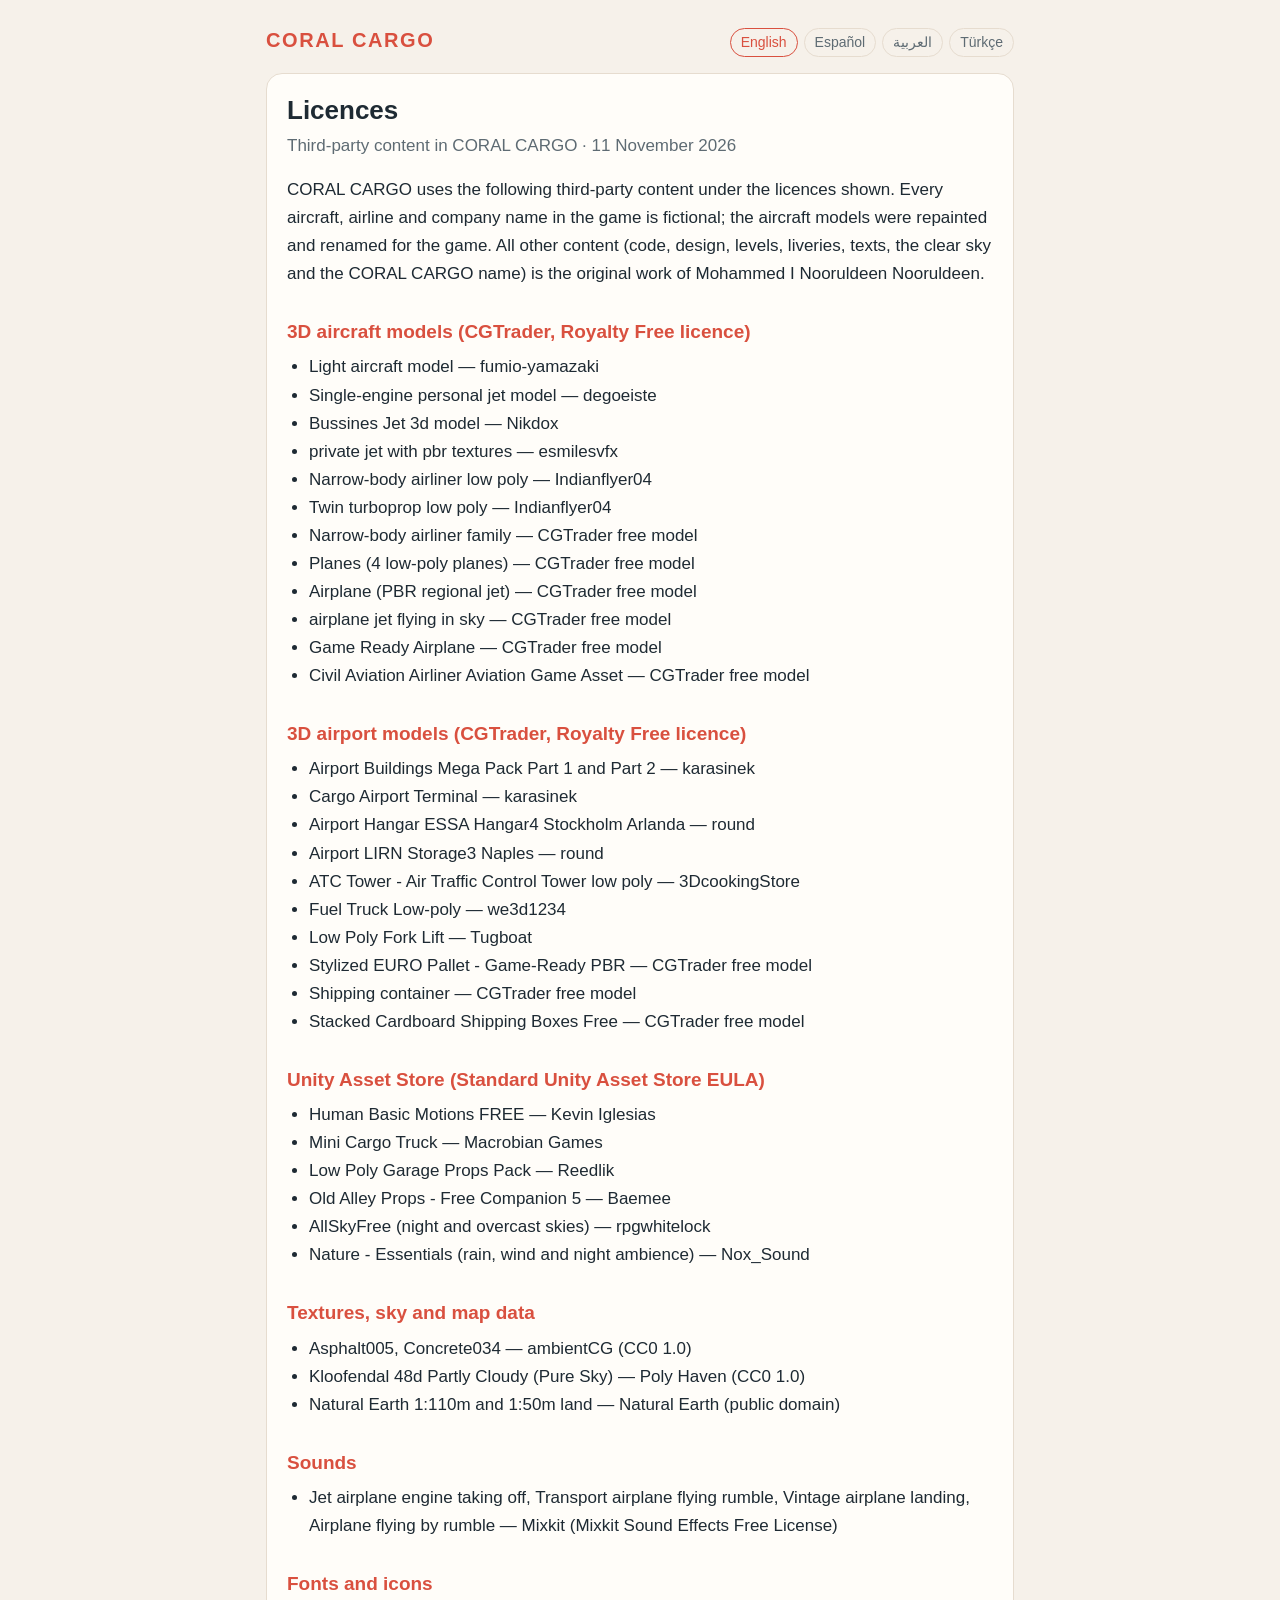
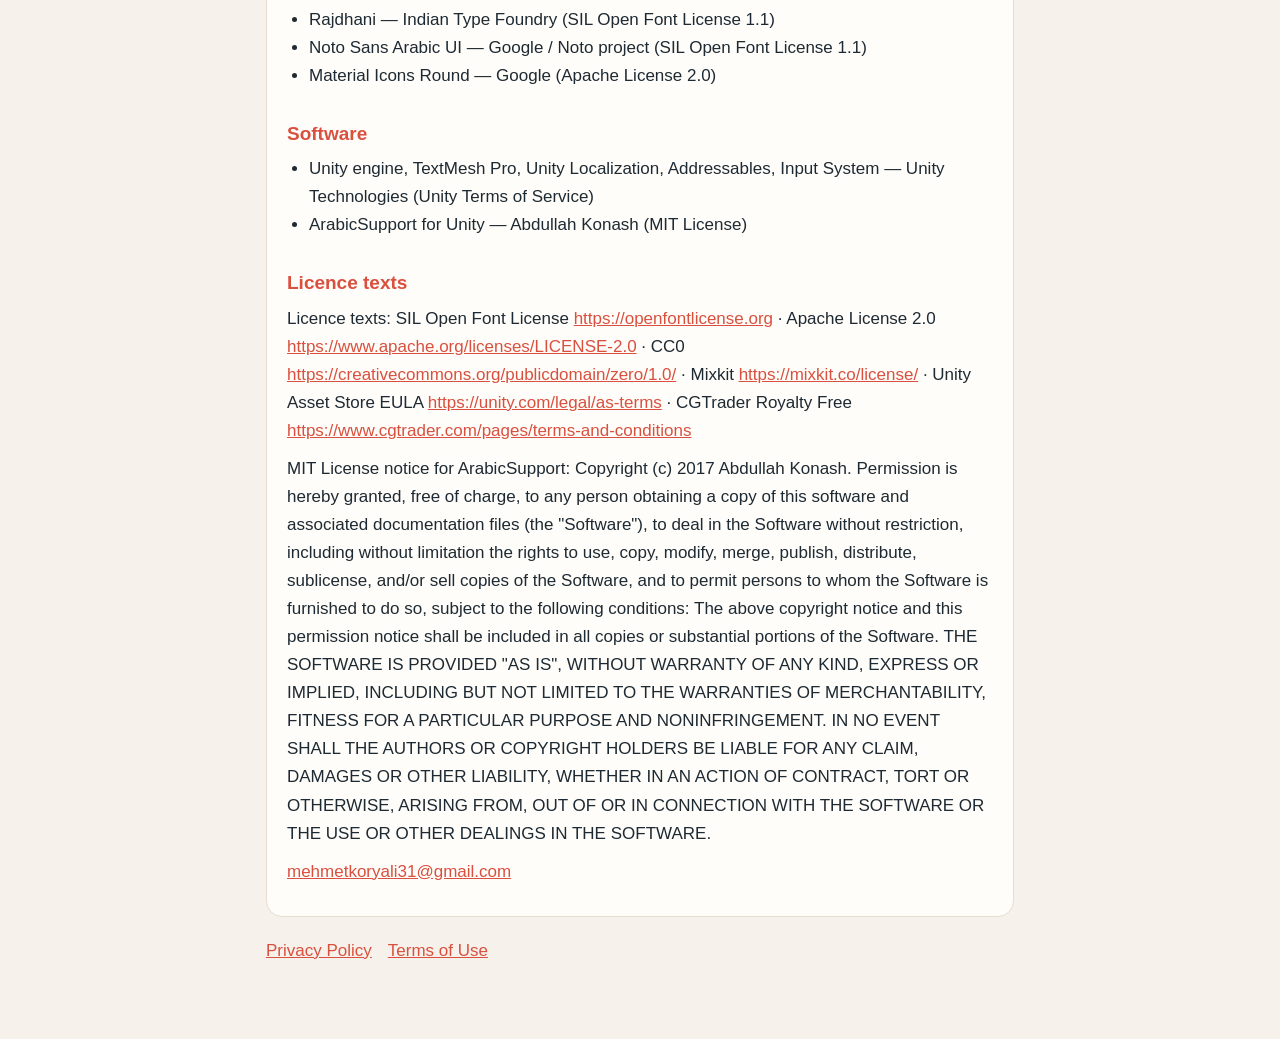
<file: en/licenses.html>
<!doctype html>
<html lang="en" dir="ltr">
<head>
<meta charset="utf-8">
<meta name="viewport" content="width=device-width,initial-scale=1">
<title>CORAL CARGO · Licences</title>
<link rel="stylesheet" href="../style.css">
</head>
<body><main>
<header><a class="brand" href="../index.html">CORAL CARGO</a><nav class="langs"><a href="../en/licenses.html" lang="en" aria-current="page">English</a><a href="../es/licenses.html" lang="es">Español</a><a href="../ar/licenses.html" lang="ar">العربية</a><a href="../tr/licenses.html" lang="tr">Türkçe</a></nav></header>
<article>
<h1>Licences</h1>
<p class="meta">Third-party content in CORAL CARGO · 11 November 2026</p>
<p>CORAL CARGO uses the following third-party content under the licences shown. Every aircraft, airline and company name in the game is fictional; the aircraft models were repainted and renamed for the game. All other content (code, design, levels, liveries, texts, the clear sky and the CORAL CARGO name) is the original work of Mohammed I Nooruldeen Nooruldeen.</p>
<h2>3D aircraft models (CGTrader, Royalty Free licence)</h2>
<ul><li>Light aircraft model — fumio-yamazaki</li><li>Single-engine personal jet model — degoeiste</li><li>Bussines Jet 3d model — Nikdox</li><li>private jet with pbr textures — esmilesvfx</li><li>Narrow-body airliner low poly — Indianflyer04</li><li>Twin turboprop low poly — Indianflyer04</li><li>Narrow-body airliner family — CGTrader free model</li><li>Planes (4 low-poly planes) — CGTrader free model</li><li>Airplane (PBR regional jet) — CGTrader free model</li><li>airplane jet flying in sky — CGTrader free model</li><li>Game Ready Airplane — CGTrader free model</li><li>Civil Aviation Airliner Aviation Game Asset — CGTrader free model</li></ul>
<h2>3D airport models (CGTrader, Royalty Free licence)</h2>
<ul><li>Airport Buildings Mega Pack Part 1 and Part 2 — karasinek</li><li>Cargo Airport Terminal — karasinek</li><li>Airport Hangar ESSA Hangar4 Stockholm Arlanda — round</li><li>Airport LIRN Storage3 Naples — round</li><li>ATC Tower - Air Traffic Control Tower low poly — 3DcookingStore</li><li>Fuel Truck Low-poly — we3d1234</li><li>Low Poly Fork Lift — Tugboat</li><li>Stylized EURO Pallet - Game-Ready PBR — CGTrader free model</li><li>Shipping container — CGTrader free model</li><li>Stacked Cardboard Shipping Boxes Free — CGTrader free model</li></ul>
<h2>Unity Asset Store (Standard Unity Asset Store EULA)</h2>
<ul><li>Human Basic Motions FREE — Kevin Iglesias</li><li>Mini Cargo Truck — Macrobian Games</li><li>Low Poly Garage Props Pack — Reedlik</li><li>Old Alley Props - Free Companion 5 — Baemee</li><li>AllSkyFree (night and overcast skies) — rpgwhitelock</li><li>Nature - Essentials (rain, wind and night ambience) — Nox_Sound</li></ul>
<h2>Textures, sky and map data</h2>
<ul><li>Asphalt005, Concrete034 — ambientCG (CC0 1.0)</li><li>Kloofendal 48d Partly Cloudy (Pure Sky) — Poly Haven (CC0 1.0)</li><li>Natural Earth 1:110m and 1:50m land — Natural Earth (public domain)</li></ul>
<h2>Sounds</h2>
<ul><li>Jet airplane engine taking off, Transport airplane flying rumble, Vintage airplane landing, Airplane flying by rumble — Mixkit (Mixkit Sound Effects Free License)</li></ul>
<h2>Fonts and icons</h2>
<ul><li>Rajdhani — Indian Type Foundry (SIL Open Font License 1.1)</li><li>Noto Sans Arabic UI — Google / Noto project (SIL Open Font License 1.1)</li><li>Material Icons Round — Google (Apache License 2.0)</li></ul>
<h2>Software</h2>
<ul><li>Unity engine, TextMesh Pro, Unity Localization, Addressables, Input System — Unity Technologies (Unity Terms of Service)</li><li>ArabicSupport for Unity — Abdullah Konash (MIT License)</li></ul>
<h2>Licence texts</h2>
<p>Licence texts: SIL Open Font License <a href="https://openfontlicense.org">https://openfontlicense.org</a> · Apache License 2.0 <a href="https://www.apache.org/licenses/LICENSE-2.0">https://www.apache.org/licenses/LICENSE-2.0</a> · CC0 <a href="https://creativecommons.org/publicdomain/zero/1.0/">https://creativecommons.org/publicdomain/zero/1.0/</a> · Mixkit <a href="https://mixkit.co/license/">https://mixkit.co/license/</a> · Unity Asset Store EULA <a href="https://unity.com/legal/as-terms">https://unity.com/legal/as-terms</a> · CGTrader Royalty Free <a href="https://www.cgtrader.com/pages/terms-and-conditions">https://www.cgtrader.com/pages/terms-and-conditions</a></p>
<p>MIT License notice for ArabicSupport: Copyright (c) 2017 Abdullah Konash. Permission is hereby granted, free of charge, to any person obtaining a copy of this software and associated documentation files (the &quot;Software&quot;), to deal in the Software without restriction, including without limitation the rights to use, copy, modify, merge, publish, distribute, sublicense, and/or sell copies of the Software, and to permit persons to whom the Software is furnished to do so, subject to the following conditions: The above copyright notice and this permission notice shall be included in all copies or substantial portions of the Software. THE SOFTWARE IS PROVIDED &quot;AS IS&quot;, WITHOUT WARRANTY OF ANY KIND, EXPRESS OR IMPLIED, INCLUDING BUT NOT LIMITED TO THE WARRANTIES OF MERCHANTABILITY, FITNESS FOR A PARTICULAR PURPOSE AND NONINFRINGEMENT. IN NO EVENT SHALL THE AUTHORS OR COPYRIGHT HOLDERS BE LIABLE FOR ANY CLAIM, DAMAGES OR OTHER LIABILITY, WHETHER IN AN ACTION OF CONTRACT, TORT OR OTHERWISE, ARISING FROM, OUT OF OR IN CONNECTION WITH THE SOFTWARE OR THE USE OR OTHER DEALINGS IN THE SOFTWARE.</p>
<p><a href="mailto:mehmetkoryali31@gmail.com">mehmetkoryali31@gmail.com</a></p>
</article>
<p class="other"><a href="privacy.html">Privacy Policy</a><a href="terms.html">Terms of Use</a></p>
</main></body></html>
</file>
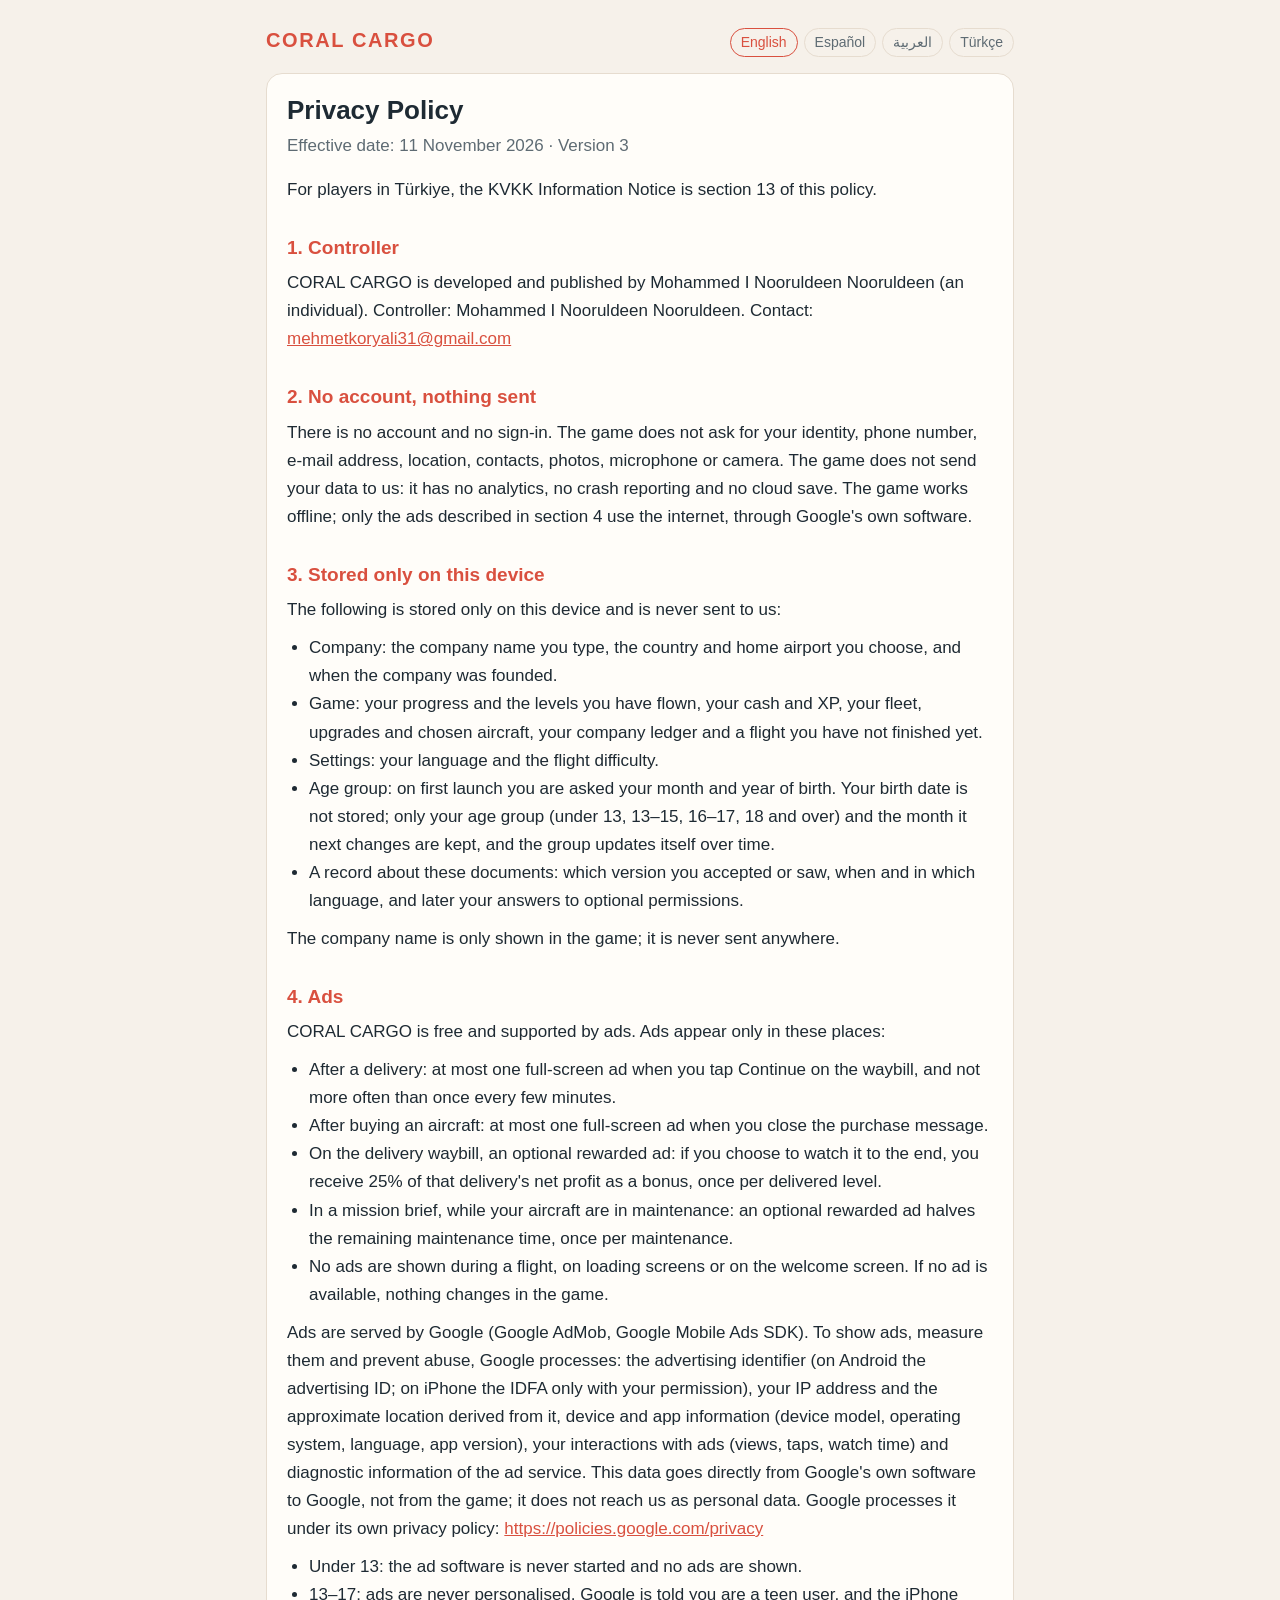
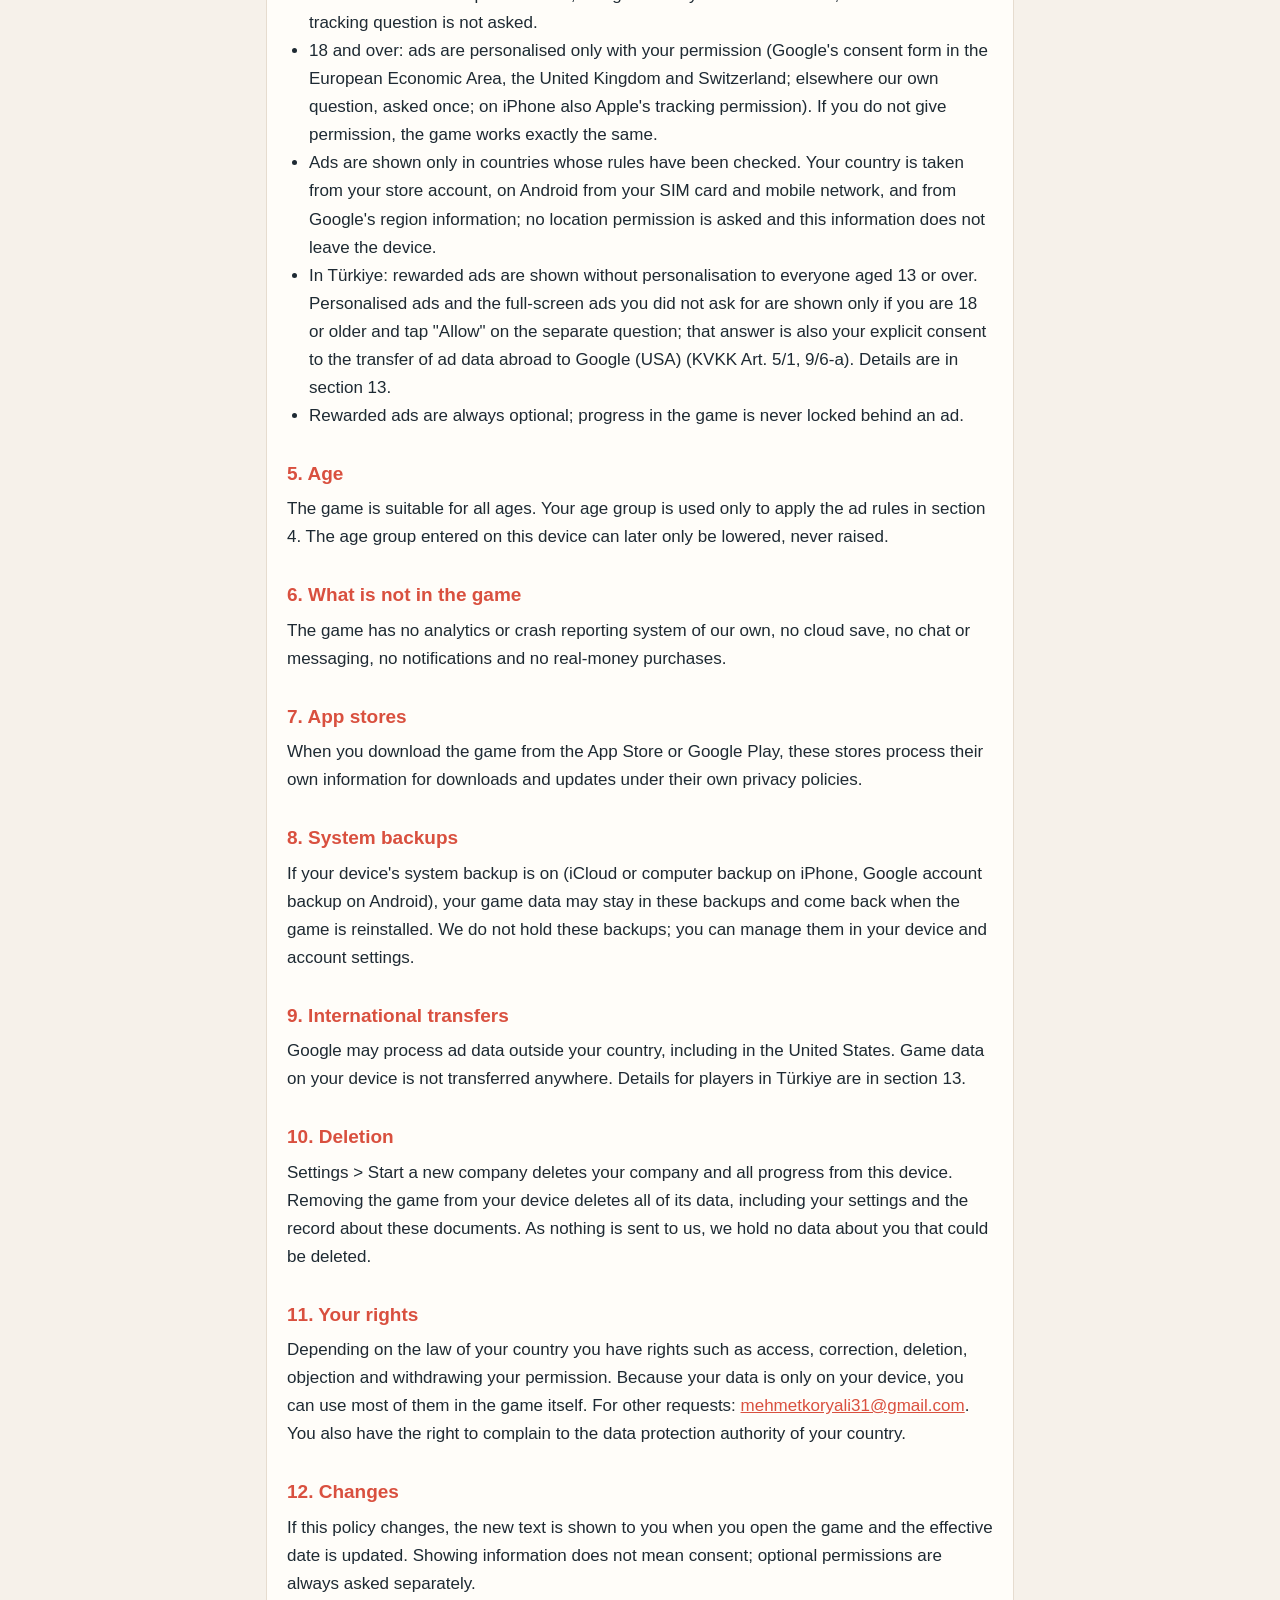
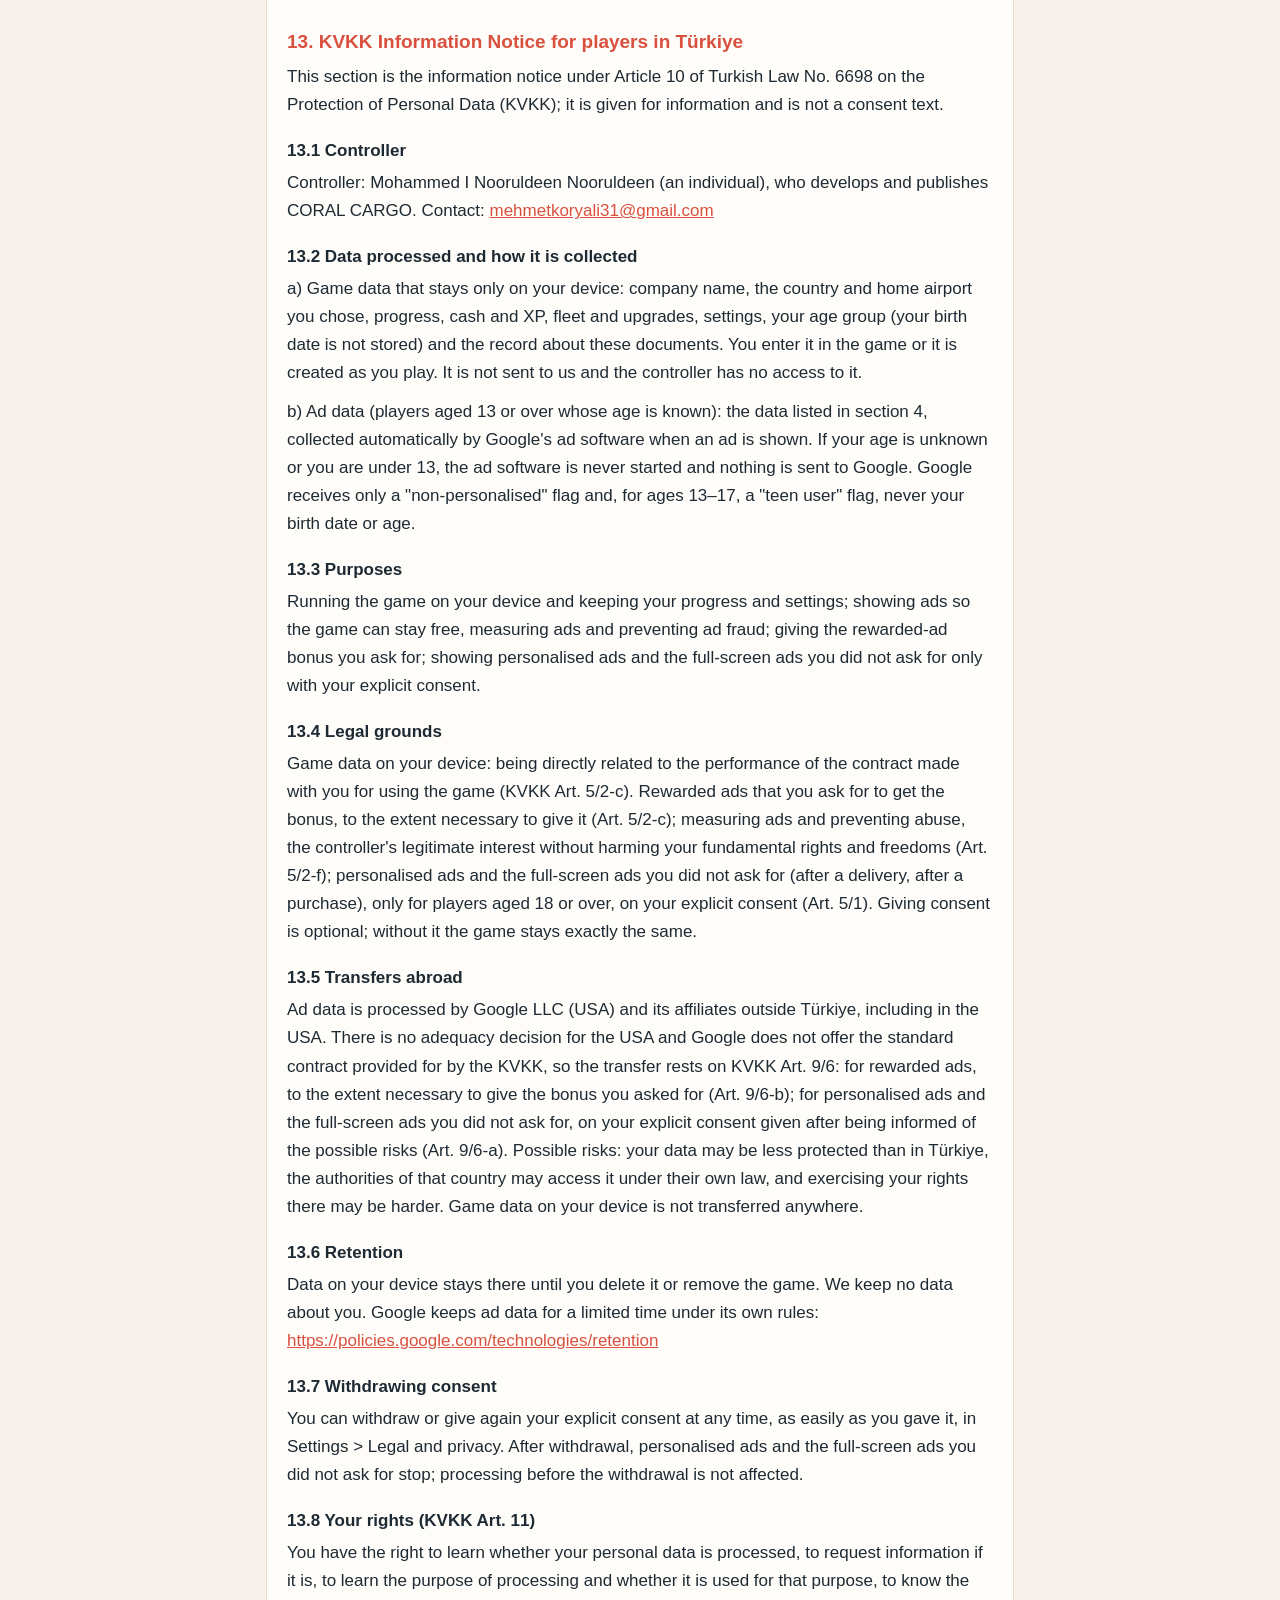
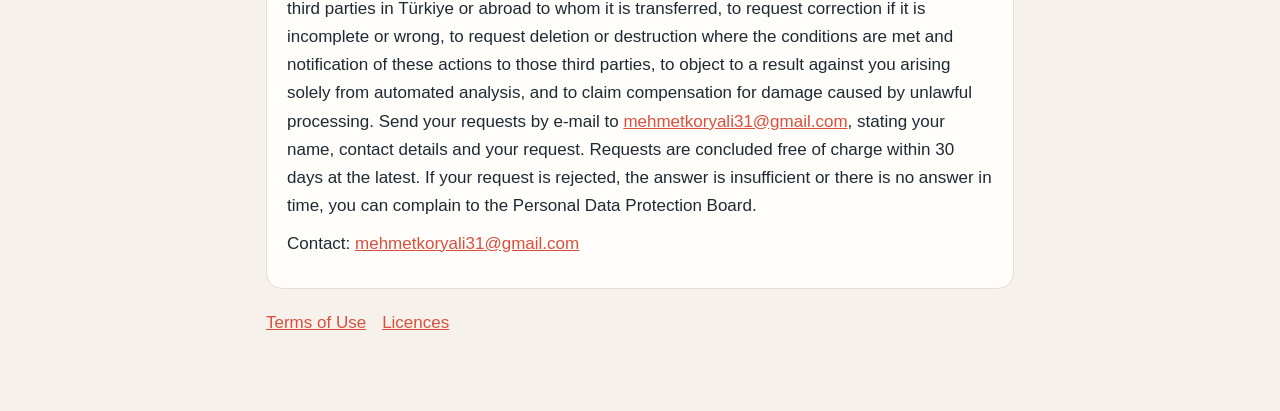
<file: en/privacy.html>
<!doctype html>
<html lang="en" dir="ltr">
<head>
<meta charset="utf-8">
<meta name="viewport" content="width=device-width,initial-scale=1">
<title>CORAL CARGO · Privacy Policy</title>
<link rel="stylesheet" href="../style.css">
</head>
<body><main>
<header><a class="brand" href="../index.html">CORAL CARGO</a><nav class="langs"><a href="../en/privacy.html" lang="en" aria-current="page">English</a><a href="../es/privacy.html" lang="es">Español</a><a href="../ar/privacy.html" lang="ar">العربية</a><a href="../tr/privacy.html" lang="tr">Türkçe</a></nav></header>
<article>
<h1>Privacy Policy</h1>
<p class="meta">Effective date: 11 November 2026 · Version 3</p>
<p>For players in Türkiye, the KVKK Information Notice is section 13 of this policy.</p>
<h2>1. Controller</h2>
<p>CORAL CARGO is developed and published by Mohammed I Nooruldeen Nooruldeen (an individual). Controller: Mohammed I Nooruldeen Nooruldeen. Contact: <a href="mailto:mehmetkoryali31@gmail.com">mehmetkoryali31@gmail.com</a></p>
<h2>2. No account, nothing sent</h2>
<p>There is no account and no sign-in. The game does not ask for your identity, phone number, e-mail address, location, contacts, photos, microphone or camera. The game does not send your data to us: it has no analytics, no crash reporting and no cloud save. The game works offline; only the ads described in section 4 use the internet, through Google&#x27;s own software.</p>
<h2>3. Stored only on this device</h2>
<p>The following is stored only on this device and is never sent to us:</p>
<ul><li>Company: the company name you type, the country and home airport you choose, and when the company was founded.</li><li>Game: your progress and the levels you have flown, your cash and XP, your fleet, upgrades and chosen aircraft, your company ledger and a flight you have not finished yet.</li><li>Settings: your language and the flight difficulty.</li><li>Age group: on first launch you are asked your month and year of birth. Your birth date is not stored; only your age group (under 13, 13–15, 16–17, 18 and over) and the month it next changes are kept, and the group updates itself over time.</li><li>A record about these documents: which version you accepted or saw, when and in which language, and later your answers to optional permissions.</li></ul>
<p>The company name is only shown in the game; it is never sent anywhere.</p>
<h2>4. Ads</h2>
<p>CORAL CARGO is free and supported by ads. Ads appear only in these places:</p>
<ul><li>After a delivery: at most one full-screen ad when you tap Continue on the waybill, and not more often than once every few minutes.</li><li>After buying an aircraft: at most one full-screen ad when you close the purchase message.</li><li>On the delivery waybill, an optional rewarded ad: if you choose to watch it to the end, you receive 25% of that delivery&#x27;s net profit as a bonus, once per delivered level.</li><li>In a mission brief, while your aircraft are in maintenance: an optional rewarded ad halves the remaining maintenance time, once per maintenance.</li><li>No ads are shown during a flight, on loading screens or on the welcome screen. If no ad is available, nothing changes in the game.</li></ul>
<p>Ads are served by Google (Google AdMob, Google Mobile Ads SDK). To show ads, measure them and prevent abuse, Google processes: the advertising identifier (on Android the advertising ID; on iPhone the IDFA only with your permission), your IP address and the approximate location derived from it, device and app information (device model, operating system, language, app version), your interactions with ads (views, taps, watch time) and diagnostic information of the ad service. This data goes directly from Google&#x27;s own software to Google, not from the game; it does not reach us as personal data. Google processes it under its own privacy policy: <a href="https://policies.google.com/privacy">https://policies.google.com/privacy</a></p>
<ul><li>Under 13: the ad software is never started and no ads are shown.</li><li>13–17: ads are never personalised, Google is told you are a teen user, and the iPhone tracking question is not asked.</li><li>18 and over: ads are personalised only with your permission (Google&#x27;s consent form in the European Economic Area, the United Kingdom and Switzerland; elsewhere our own question, asked once; on iPhone also Apple&#x27;s tracking permission). If you do not give permission, the game works exactly the same.</li><li>Ads are shown only in countries whose rules have been checked. Your country is taken from your store account, on Android from your SIM card and mobile network, and from Google&#x27;s region information; no location permission is asked and this information does not leave the device.</li><li>In Türkiye: rewarded ads are shown without personalisation to everyone aged 13 or over. Personalised ads and the full-screen ads you did not ask for are shown only if you are 18 or older and tap &quot;Allow&quot; on the separate question; that answer is also your explicit consent to the transfer of ad data abroad to Google (USA) (KVKK Art. 5/1, 9/6-a). Details are in section 13.</li><li>Rewarded ads are always optional; progress in the game is never locked behind an ad.</li></ul>
<h2>5. Age</h2>
<p>The game is suitable for all ages. Your age group is used only to apply the ad rules in section 4. The age group entered on this device can later only be lowered, never raised.</p>
<h2>6. What is not in the game</h2>
<p>The game has no analytics or crash reporting system of our own, no cloud save, no chat or messaging, no notifications and no real-money purchases.</p>
<h2>7. App stores</h2>
<p>When you download the game from the App Store or Google Play, these stores process their own information for downloads and updates under their own privacy policies.</p>
<h2>8. System backups</h2>
<p>If your device&#x27;s system backup is on (iCloud or computer backup on iPhone, Google account backup on Android), your game data may stay in these backups and come back when the game is reinstalled. We do not hold these backups; you can manage them in your device and account settings.</p>
<h2>9. International transfers</h2>
<p>Google may process ad data outside your country, including in the United States. Game data on your device is not transferred anywhere. Details for players in Türkiye are in section 13.</p>
<h2>10. Deletion</h2>
<p>Settings &gt; Start a new company deletes your company and all progress from this device. Removing the game from your device deletes all of its data, including your settings and the record about these documents. As nothing is sent to us, we hold no data about you that could be deleted.</p>
<h2>11. Your rights</h2>
<p>Depending on the law of your country you have rights such as access, correction, deletion, objection and withdrawing your permission. Because your data is only on your device, you can use most of them in the game itself. For other requests: <a href="mailto:mehmetkoryali31@gmail.com">mehmetkoryali31@gmail.com</a>. You also have the right to complain to the data protection authority of your country.</p>
<h2>12. Changes</h2>
<p>If this policy changes, the new text is shown to you when you open the game and the effective date is updated. Showing information does not mean consent; optional permissions are always asked separately.</p>
<h2>13. KVKK Information Notice for players in Türkiye</h2>
<p>This section is the information notice under Article 10 of Turkish Law No. 6698 on the Protection of Personal Data (KVKK); it is given for information and is not a consent text.</p>
<h3>13.1 Controller</h3>
<p>Controller: Mohammed I Nooruldeen Nooruldeen (an individual), who develops and publishes CORAL CARGO. Contact: <a href="mailto:mehmetkoryali31@gmail.com">mehmetkoryali31@gmail.com</a></p>
<h3>13.2 Data processed and how it is collected</h3>
<p>a) Game data that stays only on your device: company name, the country and home airport you chose, progress, cash and XP, fleet and upgrades, settings, your age group (your birth date is not stored) and the record about these documents. You enter it in the game or it is created as you play. It is not sent to us and the controller has no access to it.</p>
<p>b) Ad data (players aged 13 or over whose age is known): the data listed in section 4, collected automatically by Google&#x27;s ad software when an ad is shown. If your age is unknown or you are under 13, the ad software is never started and nothing is sent to Google. Google receives only a &quot;non-personalised&quot; flag and, for ages 13–17, a &quot;teen user&quot; flag, never your birth date or age.</p>
<h3>13.3 Purposes</h3>
<p>Running the game on your device and keeping your progress and settings; showing ads so the game can stay free, measuring ads and preventing ad fraud; giving the rewarded-ad bonus you ask for; showing personalised ads and the full-screen ads you did not ask for only with your explicit consent.</p>
<h3>13.4 Legal grounds</h3>
<p>Game data on your device: being directly related to the performance of the contract made with you for using the game (KVKK Art. 5/2-c). Rewarded ads that you ask for to get the bonus, to the extent necessary to give it (Art. 5/2-c); measuring ads and preventing abuse, the controller&#x27;s legitimate interest without harming your fundamental rights and freedoms (Art. 5/2-f); personalised ads and the full-screen ads you did not ask for (after a delivery, after a purchase), only for players aged 18 or over, on your explicit consent (Art. 5/1). Giving consent is optional; without it the game stays exactly the same.</p>
<h3>13.5 Transfers abroad</h3>
<p>Ad data is processed by Google LLC (USA) and its affiliates outside Türkiye, including in the USA. There is no adequacy decision for the USA and Google does not offer the standard contract provided for by the KVKK, so the transfer rests on KVKK Art. 9/6: for rewarded ads, to the extent necessary to give the bonus you asked for (Art. 9/6-b); for personalised ads and the full-screen ads you did not ask for, on your explicit consent given after being informed of the possible risks (Art. 9/6-a). Possible risks: your data may be less protected than in Türkiye, the authorities of that country may access it under their own law, and exercising your rights there may be harder. Game data on your device is not transferred anywhere.</p>
<h3>13.6 Retention</h3>
<p>Data on your device stays there until you delete it or remove the game. We keep no data about you. Google keeps ad data for a limited time under its own rules: <a href="https://policies.google.com/technologies/retention">https://policies.google.com/technologies/retention</a></p>
<h3>13.7 Withdrawing consent</h3>
<p>You can withdraw or give again your explicit consent at any time, as easily as you gave it, in Settings &gt; Legal and privacy. After withdrawal, personalised ads and the full-screen ads you did not ask for stop; processing before the withdrawal is not affected.</p>
<h3>13.8 Your rights (KVKK Art. 11)</h3>
<p>You have the right to learn whether your personal data is processed, to request information if it is, to learn the purpose of processing and whether it is used for that purpose, to know the third parties in Türkiye or abroad to whom it is transferred, to request correction if it is incomplete or wrong, to request deletion or destruction where the conditions are met and notification of these actions to those third parties, to object to a result against you arising solely from automated analysis, and to claim compensation for damage caused by unlawful processing. Send your requests by e-mail to <a href="mailto:mehmetkoryali31@gmail.com">mehmetkoryali31@gmail.com</a>, stating your name, contact details and your request. Requests are concluded free of charge within 30 days at the latest. If your request is rejected, the answer is insufficient or there is no answer in time, you can complain to the Personal Data Protection Board.</p>
<p>Contact: <a href="mailto:mehmetkoryali31@gmail.com">mehmetkoryali31@gmail.com</a></p>
</article>
<p class="other"><a href="terms.html">Terms of Use</a><a href="licenses.html">Licences</a></p>
</main></body></html>
</file>
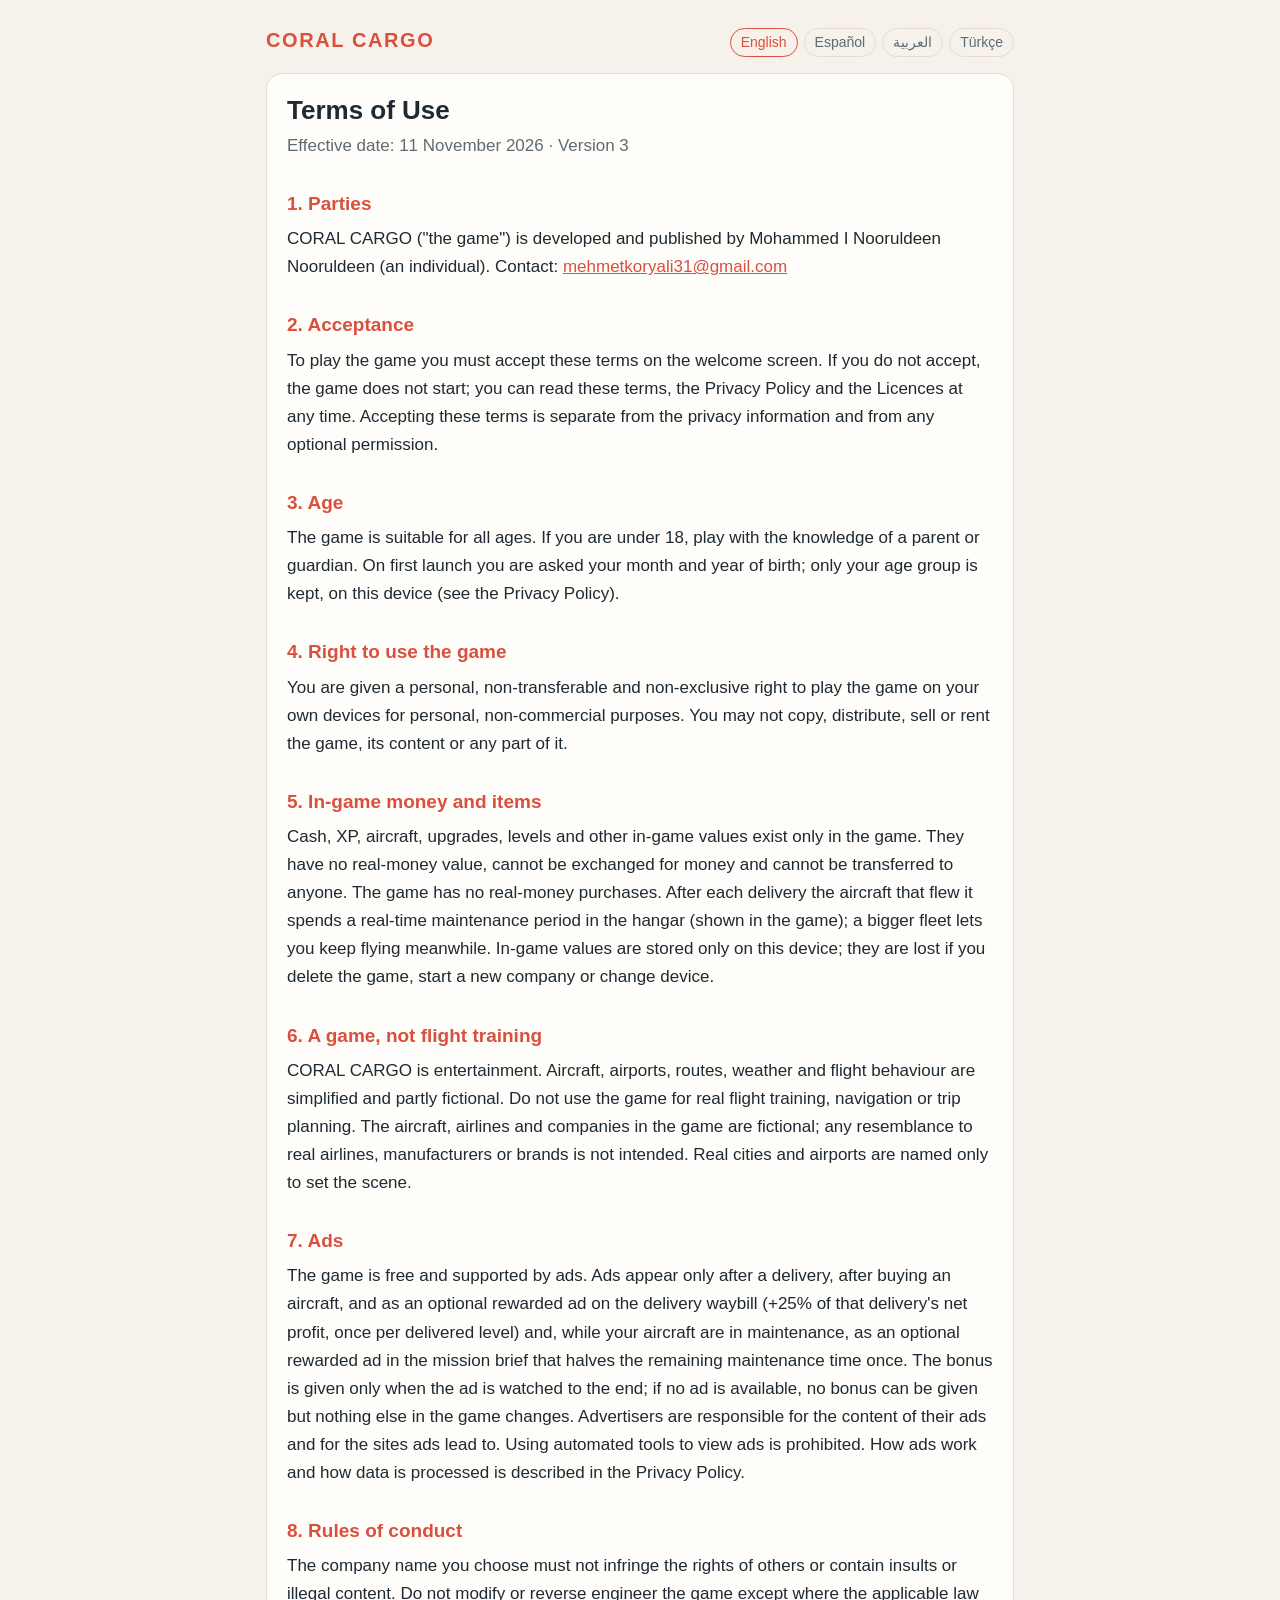
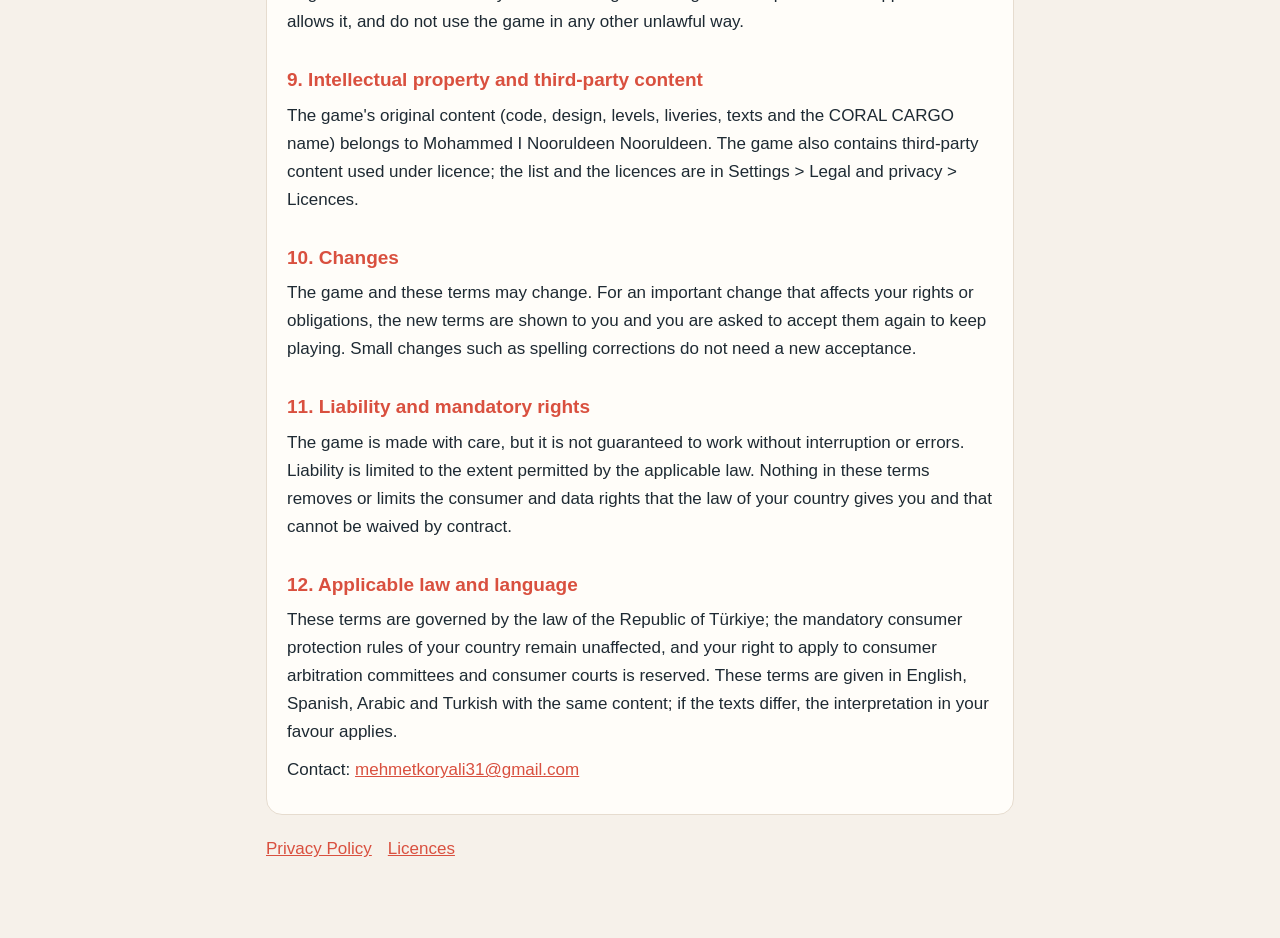
<file: en/terms.html>
<!doctype html>
<html lang="en" dir="ltr">
<head>
<meta charset="utf-8">
<meta name="viewport" content="width=device-width,initial-scale=1">
<title>CORAL CARGO · Terms of Use</title>
<link rel="stylesheet" href="../style.css">
</head>
<body><main>
<header><a class="brand" href="../index.html">CORAL CARGO</a><nav class="langs"><a href="../en/terms.html" lang="en" aria-current="page">English</a><a href="../es/terms.html" lang="es">Español</a><a href="../ar/terms.html" lang="ar">العربية</a><a href="../tr/terms.html" lang="tr">Türkçe</a></nav></header>
<article>
<h1>Terms of Use</h1>
<p class="meta">Effective date: 11 November 2026 · Version 3</p>
<h2>1. Parties</h2>
<p>CORAL CARGO (&quot;the game&quot;) is developed and published by Mohammed I Nooruldeen Nooruldeen (an individual). Contact: <a href="mailto:mehmetkoryali31@gmail.com">mehmetkoryali31@gmail.com</a></p>
<h2>2. Acceptance</h2>
<p>To play the game you must accept these terms on the welcome screen. If you do not accept, the game does not start; you can read these terms, the Privacy Policy and the Licences at any time. Accepting these terms is separate from the privacy information and from any optional permission.</p>
<h2>3. Age</h2>
<p>The game is suitable for all ages. If you are under 18, play with the knowledge of a parent or guardian. On first launch you are asked your month and year of birth; only your age group is kept, on this device (see the Privacy Policy).</p>
<h2>4. Right to use the game</h2>
<p>You are given a personal, non-transferable and non-exclusive right to play the game on your own devices for personal, non-commercial purposes. You may not copy, distribute, sell or rent the game, its content or any part of it.</p>
<h2>5. In-game money and items</h2>
<p>Cash, XP, aircraft, upgrades, levels and other in-game values exist only in the game. They have no real-money value, cannot be exchanged for money and cannot be transferred to anyone. The game has no real-money purchases. After each delivery the aircraft that flew it spends a real-time maintenance period in the hangar (shown in the game); a bigger fleet lets you keep flying meanwhile. In-game values are stored only on this device; they are lost if you delete the game, start a new company or change device.</p>
<h2>6. A game, not flight training</h2>
<p>CORAL CARGO is entertainment. Aircraft, airports, routes, weather and flight behaviour are simplified and partly fictional. Do not use the game for real flight training, navigation or trip planning. The aircraft, airlines and companies in the game are fictional; any resemblance to real airlines, manufacturers or brands is not intended. Real cities and airports are named only to set the scene.</p>
<h2>7. Ads</h2>
<p>The game is free and supported by ads. Ads appear only after a delivery, after buying an aircraft, and as an optional rewarded ad on the delivery waybill (+25% of that delivery&#x27;s net profit, once per delivered level) and, while your aircraft are in maintenance, as an optional rewarded ad in the mission brief that halves the remaining maintenance time once. The bonus is given only when the ad is watched to the end; if no ad is available, no bonus can be given but nothing else in the game changes. Advertisers are responsible for the content of their ads and for the sites ads lead to. Using automated tools to view ads is prohibited. How ads work and how data is processed is described in the Privacy Policy.</p>
<h2>8. Rules of conduct</h2>
<p>The company name you choose must not infringe the rights of others or contain insults or illegal content. Do not modify or reverse engineer the game except where the applicable law allows it, and do not use the game in any other unlawful way.</p>
<h2>9. Intellectual property and third-party content</h2>
<p>The game&#x27;s original content (code, design, levels, liveries, texts and the CORAL CARGO name) belongs to Mohammed I Nooruldeen Nooruldeen. The game also contains third-party content used under licence; the list and the licences are in Settings &gt; Legal and privacy &gt; Licences.</p>
<h2>10. Changes</h2>
<p>The game and these terms may change. For an important change that affects your rights or obligations, the new terms are shown to you and you are asked to accept them again to keep playing. Small changes such as spelling corrections do not need a new acceptance.</p>
<h2>11. Liability and mandatory rights</h2>
<p>The game is made with care, but it is not guaranteed to work without interruption or errors. Liability is limited to the extent permitted by the applicable law. Nothing in these terms removes or limits the consumer and data rights that the law of your country gives you and that cannot be waived by contract.</p>
<h2>12. Applicable law and language</h2>
<p>These terms are governed by the law of the Republic of Türkiye; the mandatory consumer protection rules of your country remain unaffected, and your right to apply to consumer arbitration committees and consumer courts is reserved. These terms are given in English, Spanish, Arabic and Turkish with the same content; if the texts differ, the interpretation in your favour applies.</p>
<p>Contact: <a href="mailto:mehmetkoryali31@gmail.com">mehmetkoryali31@gmail.com</a></p>
</article>
<p class="other"><a href="privacy.html">Privacy Policy</a><a href="licenses.html">Licences</a></p>
</main></body></html>
</file>
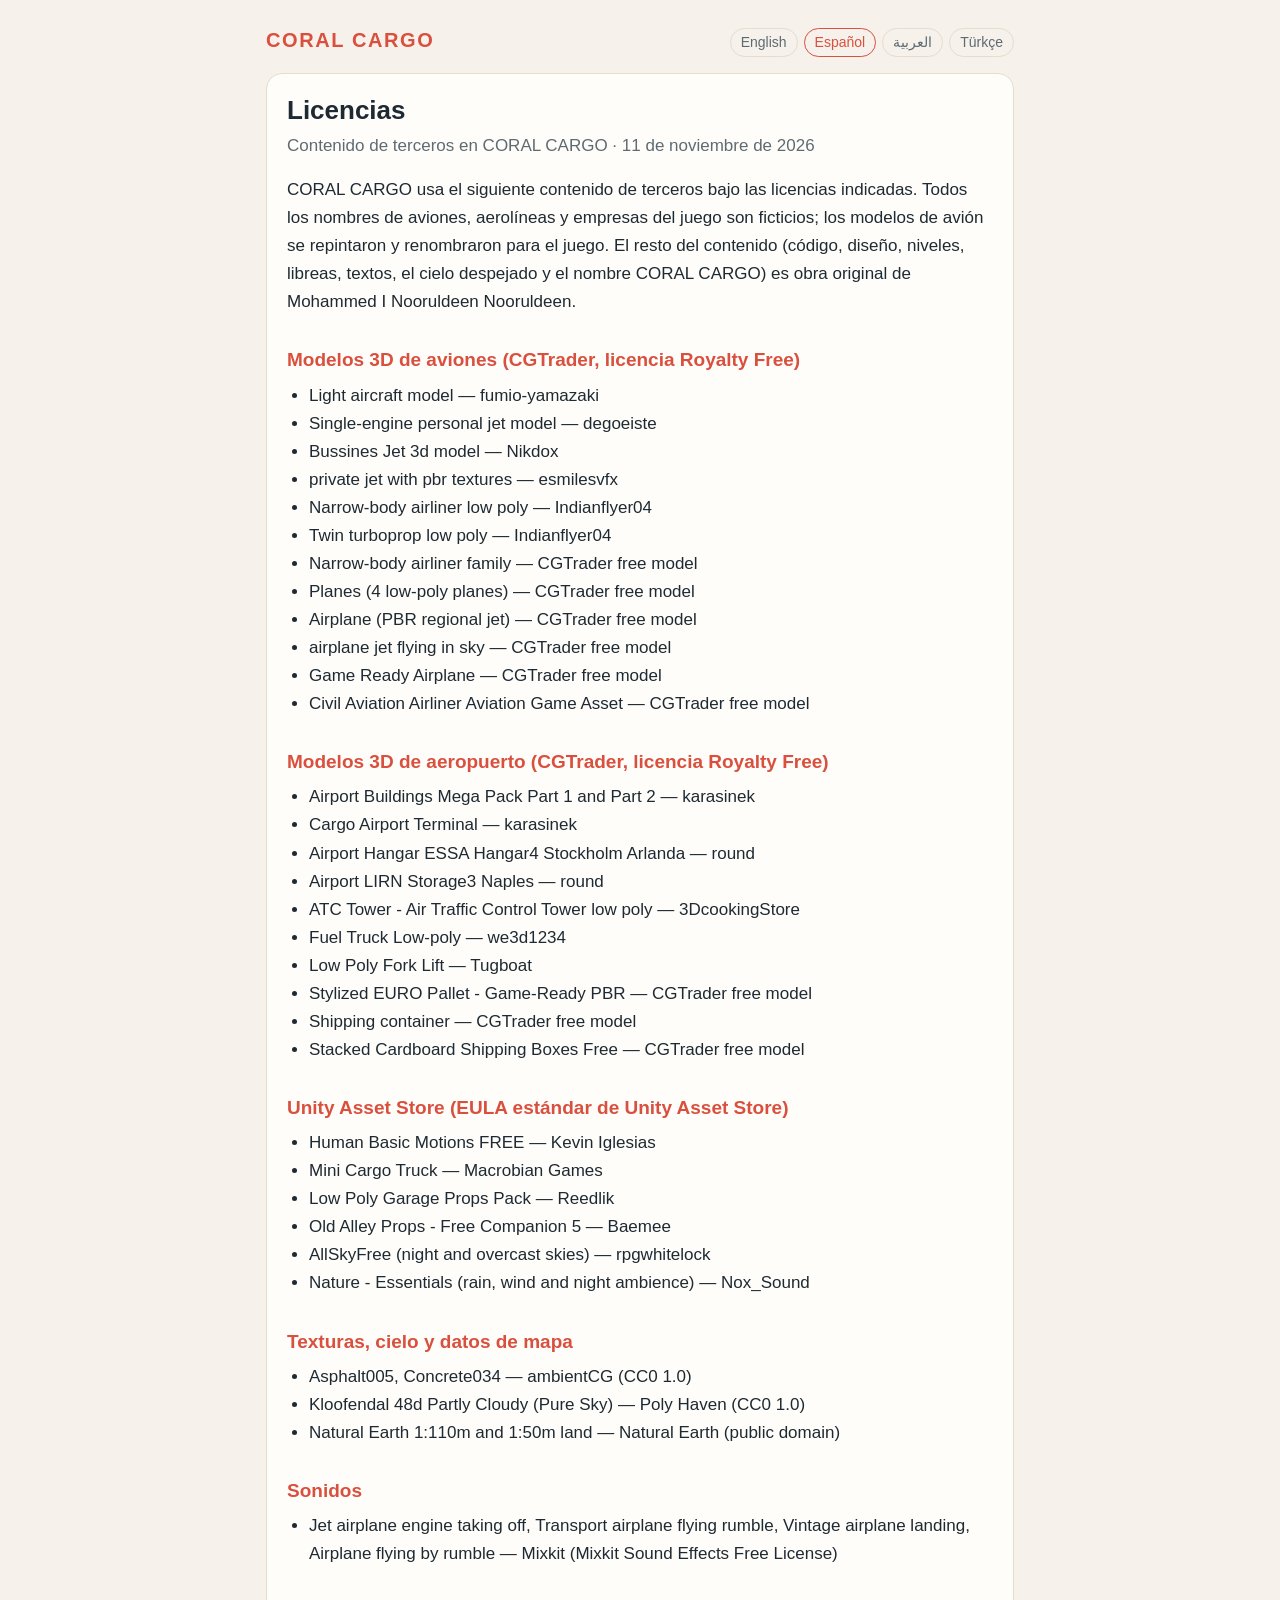
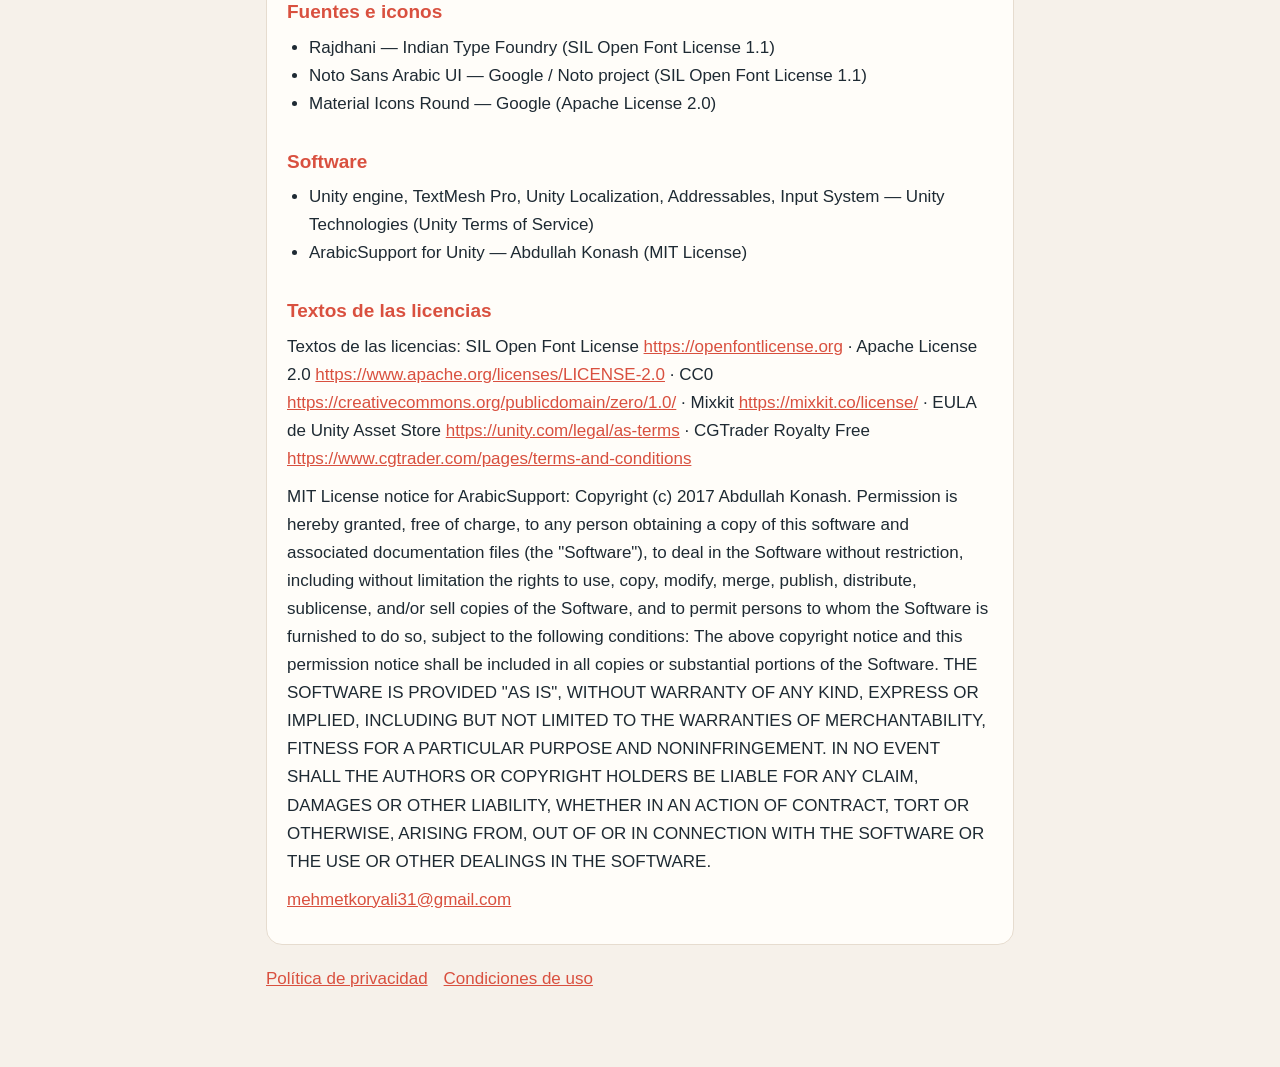
<file: es/licenses.html>
<!doctype html>
<html lang="es" dir="ltr">
<head>
<meta charset="utf-8">
<meta name="viewport" content="width=device-width,initial-scale=1">
<title>CORAL CARGO · Licencias</title>
<link rel="stylesheet" href="../style.css">
</head>
<body><main>
<header><a class="brand" href="../index.html">CORAL CARGO</a><nav class="langs"><a href="../en/licenses.html" lang="en">English</a><a href="../es/licenses.html" lang="es" aria-current="page">Español</a><a href="../ar/licenses.html" lang="ar">العربية</a><a href="../tr/licenses.html" lang="tr">Türkçe</a></nav></header>
<article>
<h1>Licencias</h1>
<p class="meta">Contenido de terceros en CORAL CARGO · 11 de noviembre de 2026</p>
<p>CORAL CARGO usa el siguiente contenido de terceros bajo las licencias indicadas. Todos los nombres de aviones, aerolíneas y empresas del juego son ficticios; los modelos de avión se repintaron y renombraron para el juego. El resto del contenido (código, diseño, niveles, libreas, textos, el cielo despejado y el nombre CORAL CARGO) es obra original de Mohammed I Nooruldeen Nooruldeen.</p>
<h2>Modelos 3D de aviones (CGTrader, licencia Royalty Free)</h2>
<ul><li>Light aircraft model — fumio-yamazaki</li><li>Single-engine personal jet model — degoeiste</li><li>Bussines Jet 3d model — Nikdox</li><li>private jet with pbr textures — esmilesvfx</li><li>Narrow-body airliner low poly — Indianflyer04</li><li>Twin turboprop low poly — Indianflyer04</li><li>Narrow-body airliner family — CGTrader free model</li><li>Planes (4 low-poly planes) — CGTrader free model</li><li>Airplane (PBR regional jet) — CGTrader free model</li><li>airplane jet flying in sky — CGTrader free model</li><li>Game Ready Airplane — CGTrader free model</li><li>Civil Aviation Airliner Aviation Game Asset — CGTrader free model</li></ul>
<h2>Modelos 3D de aeropuerto (CGTrader, licencia Royalty Free)</h2>
<ul><li>Airport Buildings Mega Pack Part 1 and Part 2 — karasinek</li><li>Cargo Airport Terminal — karasinek</li><li>Airport Hangar ESSA Hangar4 Stockholm Arlanda — round</li><li>Airport LIRN Storage3 Naples — round</li><li>ATC Tower - Air Traffic Control Tower low poly — 3DcookingStore</li><li>Fuel Truck Low-poly — we3d1234</li><li>Low Poly Fork Lift — Tugboat</li><li>Stylized EURO Pallet - Game-Ready PBR — CGTrader free model</li><li>Shipping container — CGTrader free model</li><li>Stacked Cardboard Shipping Boxes Free — CGTrader free model</li></ul>
<h2>Unity Asset Store (EULA estándar de Unity Asset Store)</h2>
<ul><li>Human Basic Motions FREE — Kevin Iglesias</li><li>Mini Cargo Truck — Macrobian Games</li><li>Low Poly Garage Props Pack — Reedlik</li><li>Old Alley Props - Free Companion 5 — Baemee</li><li>AllSkyFree (night and overcast skies) — rpgwhitelock</li><li>Nature - Essentials (rain, wind and night ambience) — Nox_Sound</li></ul>
<h2>Texturas, cielo y datos de mapa</h2>
<ul><li>Asphalt005, Concrete034 — ambientCG (CC0 1.0)</li><li>Kloofendal 48d Partly Cloudy (Pure Sky) — Poly Haven (CC0 1.0)</li><li>Natural Earth 1:110m and 1:50m land — Natural Earth (public domain)</li></ul>
<h2>Sonidos</h2>
<ul><li>Jet airplane engine taking off, Transport airplane flying rumble, Vintage airplane landing, Airplane flying by rumble — Mixkit (Mixkit Sound Effects Free License)</li></ul>
<h2>Fuentes e iconos</h2>
<ul><li>Rajdhani — Indian Type Foundry (SIL Open Font License 1.1)</li><li>Noto Sans Arabic UI — Google / Noto project (SIL Open Font License 1.1)</li><li>Material Icons Round — Google (Apache License 2.0)</li></ul>
<h2>Software</h2>
<ul><li>Unity engine, TextMesh Pro, Unity Localization, Addressables, Input System — Unity Technologies (Unity Terms of Service)</li><li>ArabicSupport for Unity — Abdullah Konash (MIT License)</li></ul>
<h2>Textos de las licencias</h2>
<p>Textos de las licencias: SIL Open Font License <a href="https://openfontlicense.org">https://openfontlicense.org</a> · Apache License 2.0 <a href="https://www.apache.org/licenses/LICENSE-2.0">https://www.apache.org/licenses/LICENSE-2.0</a> · CC0 <a href="https://creativecommons.org/publicdomain/zero/1.0/">https://creativecommons.org/publicdomain/zero/1.0/</a> · Mixkit <a href="https://mixkit.co/license/">https://mixkit.co/license/</a> · EULA de Unity Asset Store <a href="https://unity.com/legal/as-terms">https://unity.com/legal/as-terms</a> · CGTrader Royalty Free <a href="https://www.cgtrader.com/pages/terms-and-conditions">https://www.cgtrader.com/pages/terms-and-conditions</a></p>
<p>MIT License notice for ArabicSupport: Copyright (c) 2017 Abdullah Konash. Permission is hereby granted, free of charge, to any person obtaining a copy of this software and associated documentation files (the &quot;Software&quot;), to deal in the Software without restriction, including without limitation the rights to use, copy, modify, merge, publish, distribute, sublicense, and/or sell copies of the Software, and to permit persons to whom the Software is furnished to do so, subject to the following conditions: The above copyright notice and this permission notice shall be included in all copies or substantial portions of the Software. THE SOFTWARE IS PROVIDED &quot;AS IS&quot;, WITHOUT WARRANTY OF ANY KIND, EXPRESS OR IMPLIED, INCLUDING BUT NOT LIMITED TO THE WARRANTIES OF MERCHANTABILITY, FITNESS FOR A PARTICULAR PURPOSE AND NONINFRINGEMENT. IN NO EVENT SHALL THE AUTHORS OR COPYRIGHT HOLDERS BE LIABLE FOR ANY CLAIM, DAMAGES OR OTHER LIABILITY, WHETHER IN AN ACTION OF CONTRACT, TORT OR OTHERWISE, ARISING FROM, OUT OF OR IN CONNECTION WITH THE SOFTWARE OR THE USE OR OTHER DEALINGS IN THE SOFTWARE.</p>
<p><a href="mailto:mehmetkoryali31@gmail.com">mehmetkoryali31@gmail.com</a></p>
</article>
<p class="other"><a href="privacy.html">Política de privacidad</a><a href="terms.html">Condiciones de uso</a></p>
</main></body></html>
</file>
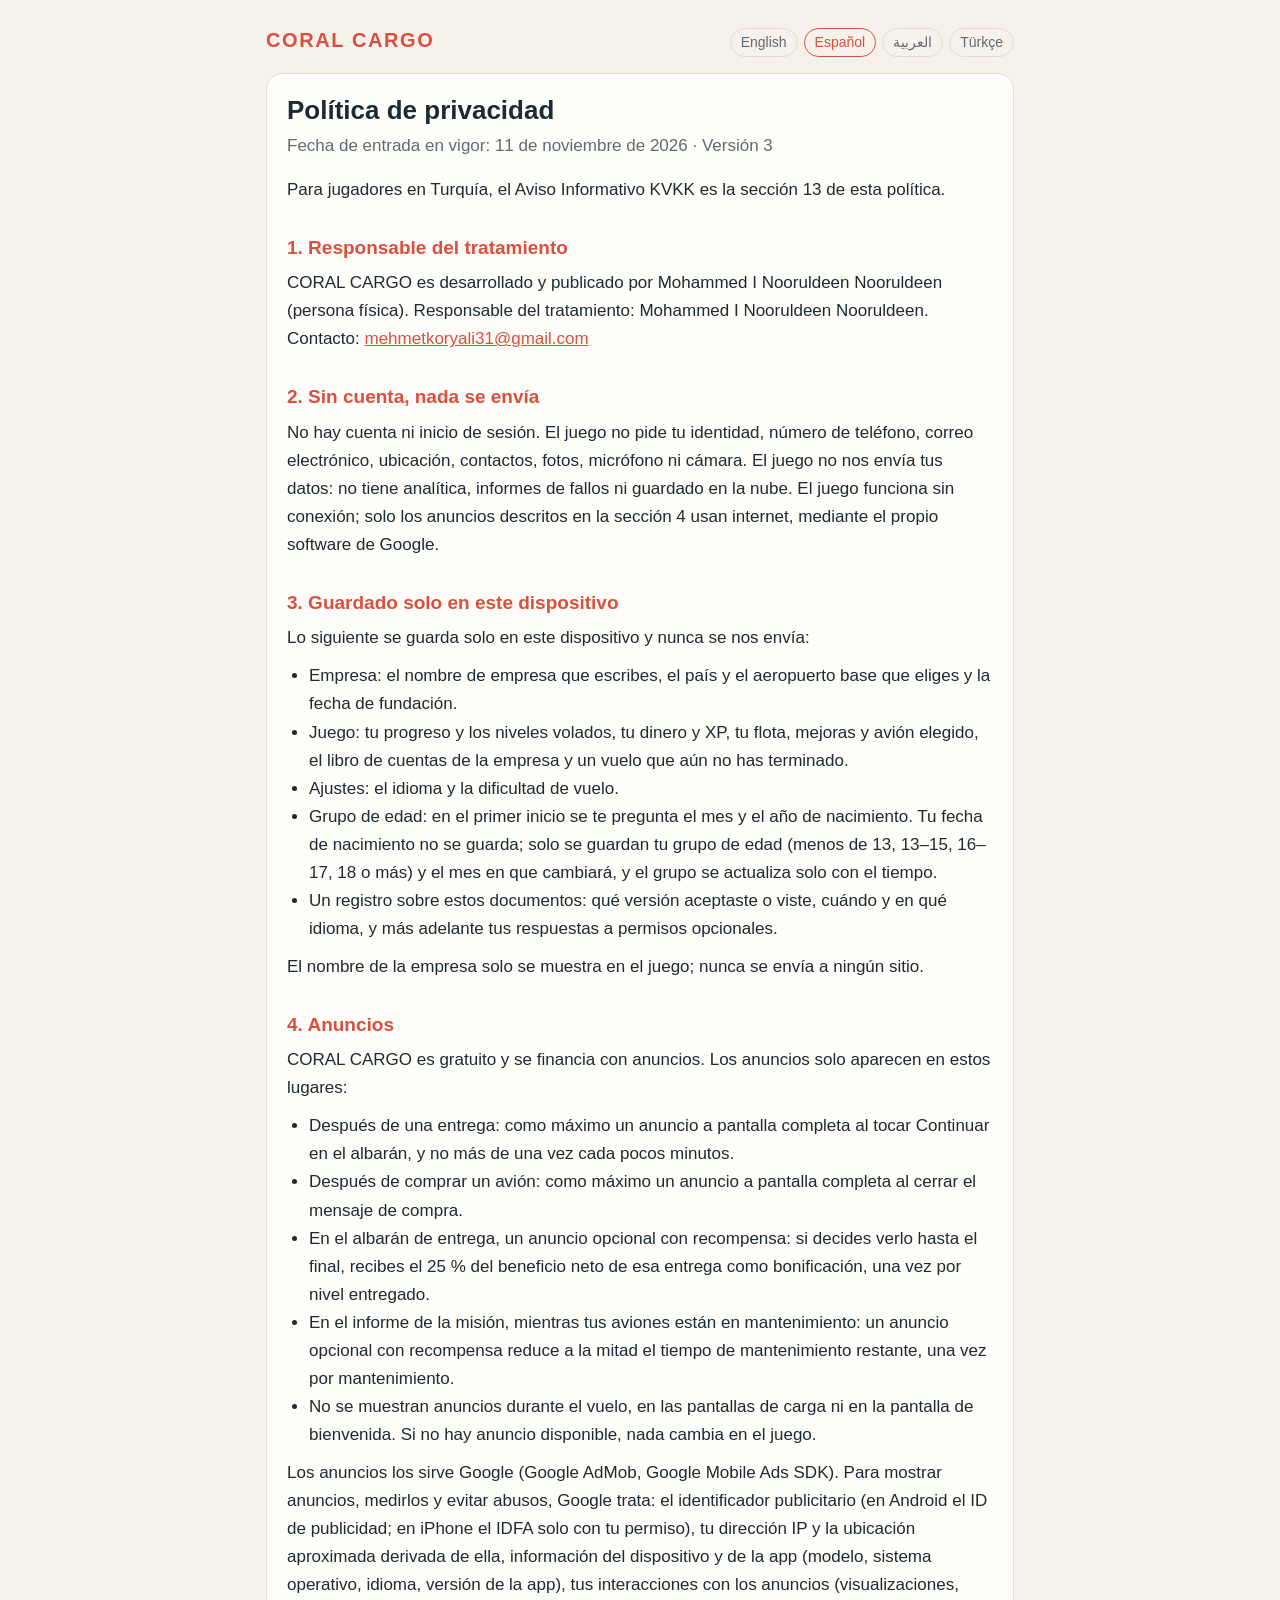
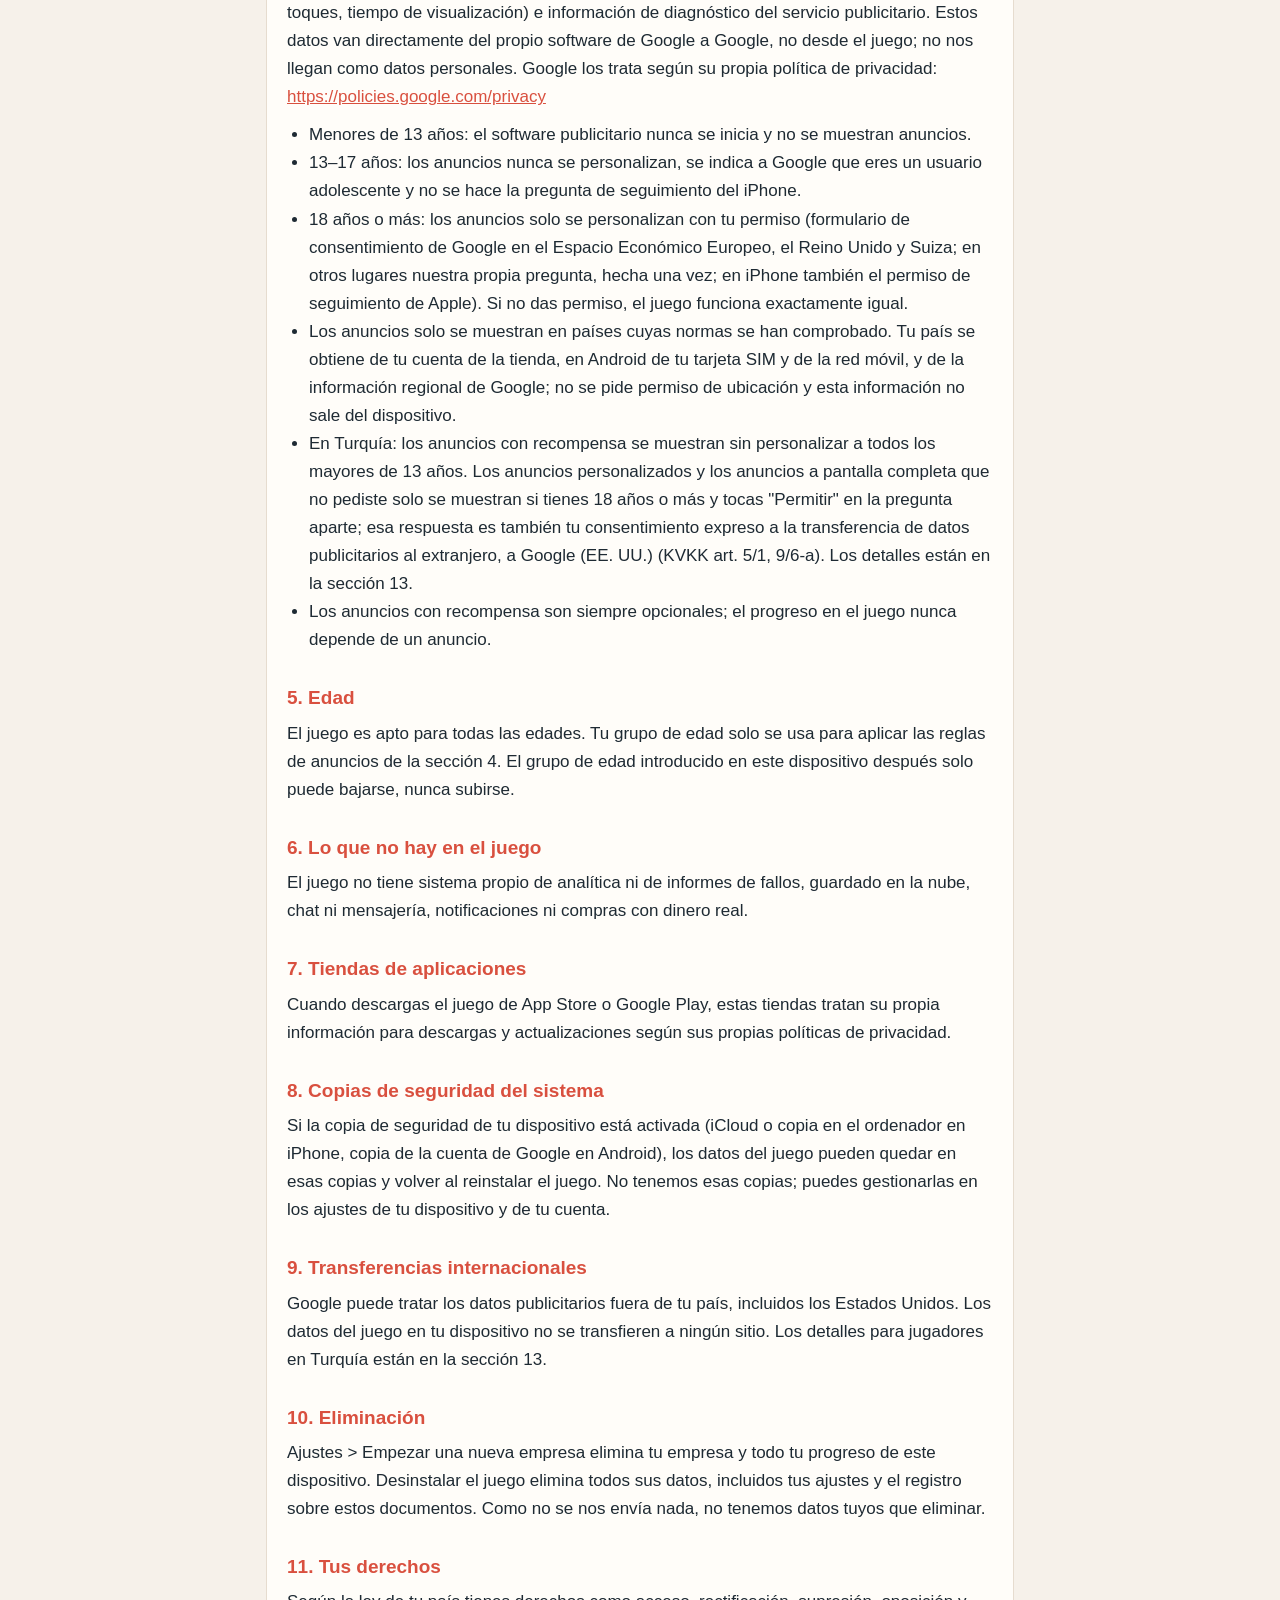
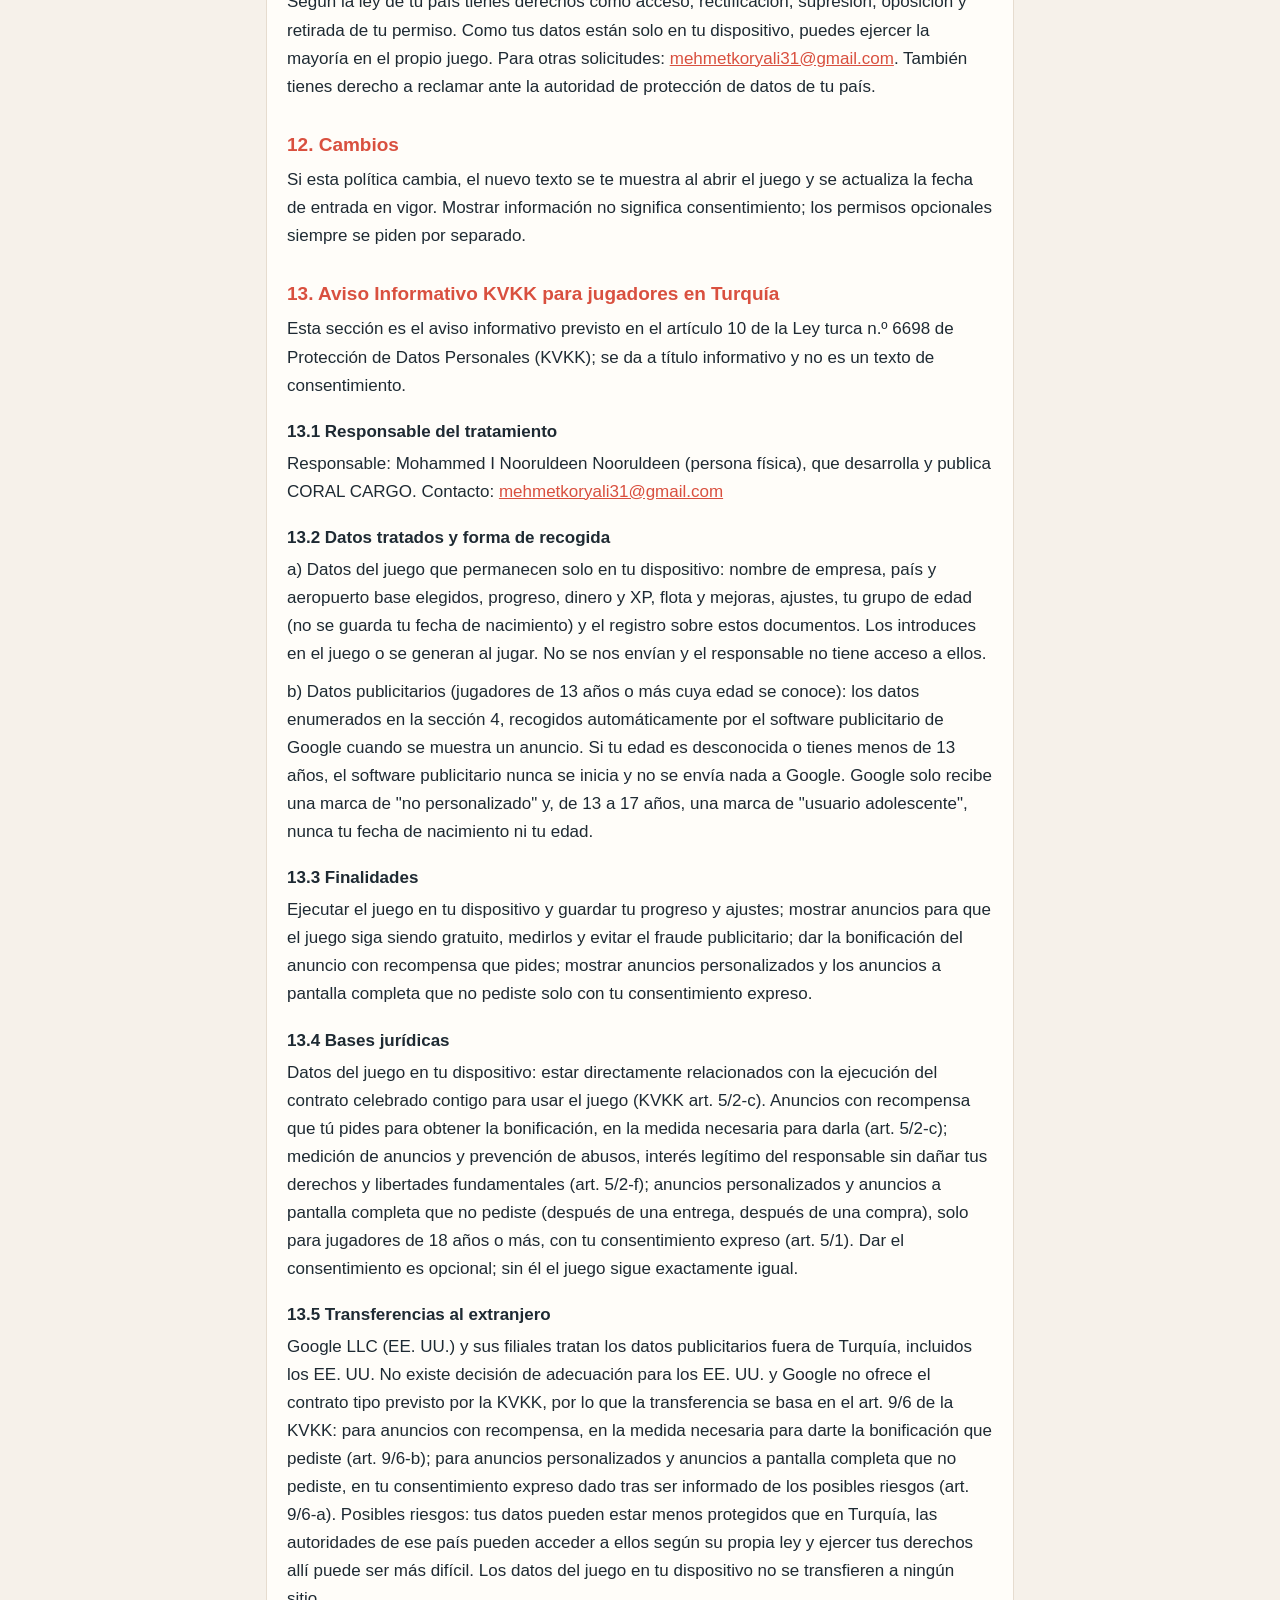
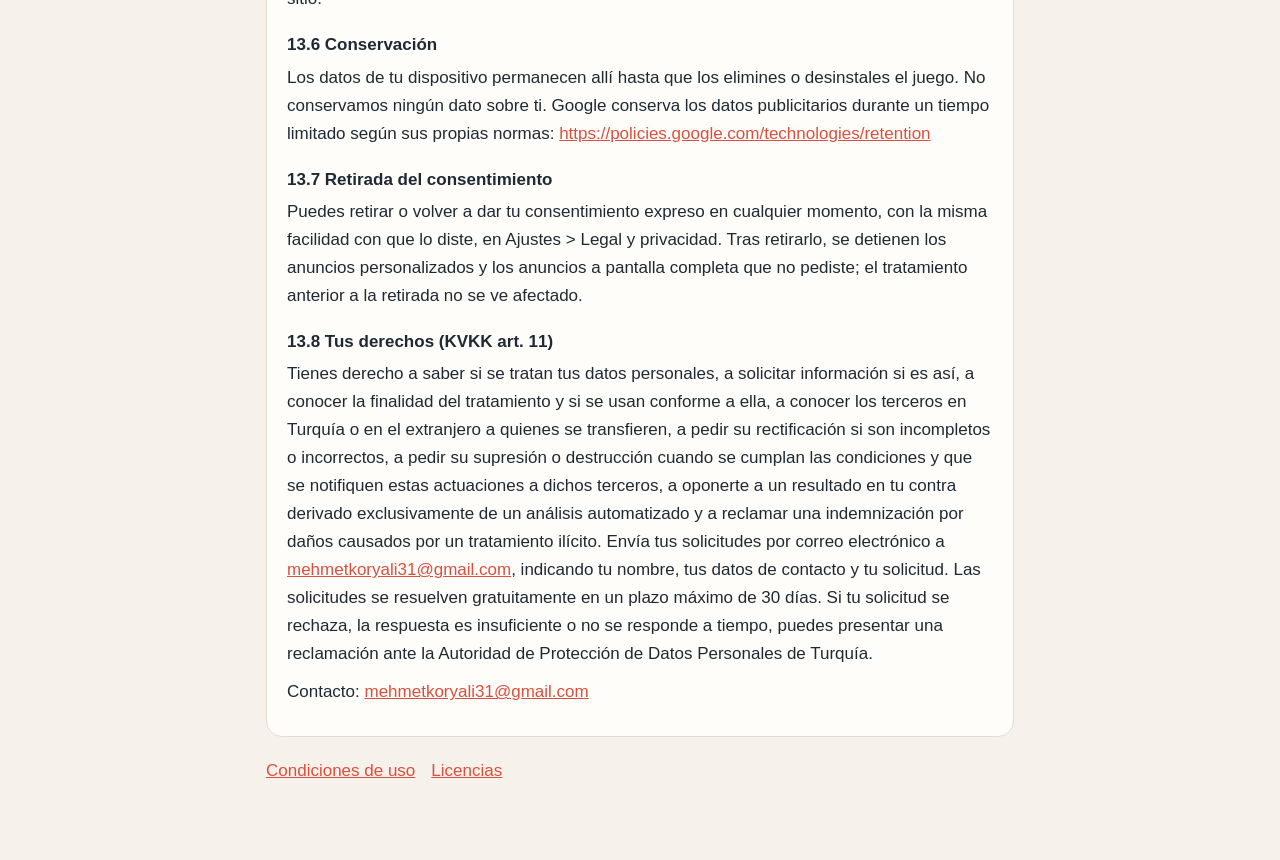
<file: es/privacy.html>
<!doctype html>
<html lang="es" dir="ltr">
<head>
<meta charset="utf-8">
<meta name="viewport" content="width=device-width,initial-scale=1">
<title>CORAL CARGO · Política de privacidad</title>
<link rel="stylesheet" href="../style.css">
</head>
<body><main>
<header><a class="brand" href="../index.html">CORAL CARGO</a><nav class="langs"><a href="../en/privacy.html" lang="en">English</a><a href="../es/privacy.html" lang="es" aria-current="page">Español</a><a href="../ar/privacy.html" lang="ar">العربية</a><a href="../tr/privacy.html" lang="tr">Türkçe</a></nav></header>
<article>
<h1>Política de privacidad</h1>
<p class="meta">Fecha de entrada en vigor: 11 de noviembre de 2026 · Versión 3</p>
<p>Para jugadores en Turquía, el Aviso Informativo KVKK es la sección 13 de esta política.</p>
<h2>1. Responsable del tratamiento</h2>
<p>CORAL CARGO es desarrollado y publicado por Mohammed I Nooruldeen Nooruldeen (persona física). Responsable del tratamiento: Mohammed I Nooruldeen Nooruldeen. Contacto: <a href="mailto:mehmetkoryali31@gmail.com">mehmetkoryali31@gmail.com</a></p>
<h2>2. Sin cuenta, nada se envía</h2>
<p>No hay cuenta ni inicio de sesión. El juego no pide tu identidad, número de teléfono, correo electrónico, ubicación, contactos, fotos, micrófono ni cámara. El juego no nos envía tus datos: no tiene analítica, informes de fallos ni guardado en la nube. El juego funciona sin conexión; solo los anuncios descritos en la sección 4 usan internet, mediante el propio software de Google.</p>
<h2>3. Guardado solo en este dispositivo</h2>
<p>Lo siguiente se guarda solo en este dispositivo y nunca se nos envía:</p>
<ul><li>Empresa: el nombre de empresa que escribes, el país y el aeropuerto base que eliges y la fecha de fundación.</li><li>Juego: tu progreso y los niveles volados, tu dinero y XP, tu flota, mejoras y avión elegido, el libro de cuentas de la empresa y un vuelo que aún no has terminado.</li><li>Ajustes: el idioma y la dificultad de vuelo.</li><li>Grupo de edad: en el primer inicio se te pregunta el mes y el año de nacimiento. Tu fecha de nacimiento no se guarda; solo se guardan tu grupo de edad (menos de 13, 13–15, 16–17, 18 o más) y el mes en que cambiará, y el grupo se actualiza solo con el tiempo.</li><li>Un registro sobre estos documentos: qué versión aceptaste o viste, cuándo y en qué idioma, y más adelante tus respuestas a permisos opcionales.</li></ul>
<p>El nombre de la empresa solo se muestra en el juego; nunca se envía a ningún sitio.</p>
<h2>4. Anuncios</h2>
<p>CORAL CARGO es gratuito y se financia con anuncios. Los anuncios solo aparecen en estos lugares:</p>
<ul><li>Después de una entrega: como máximo un anuncio a pantalla completa al tocar Continuar en el albarán, y no más de una vez cada pocos minutos.</li><li>Después de comprar un avión: como máximo un anuncio a pantalla completa al cerrar el mensaje de compra.</li><li>En el albarán de entrega, un anuncio opcional con recompensa: si decides verlo hasta el final, recibes el 25 % del beneficio neto de esa entrega como bonificación, una vez por nivel entregado.</li><li>En el informe de la misión, mientras tus aviones están en mantenimiento: un anuncio opcional con recompensa reduce a la mitad el tiempo de mantenimiento restante, una vez por mantenimiento.</li><li>No se muestran anuncios durante el vuelo, en las pantallas de carga ni en la pantalla de bienvenida. Si no hay anuncio disponible, nada cambia en el juego.</li></ul>
<p>Los anuncios los sirve Google (Google AdMob, Google Mobile Ads SDK). Para mostrar anuncios, medirlos y evitar abusos, Google trata: el identificador publicitario (en Android el ID de publicidad; en iPhone el IDFA solo con tu permiso), tu dirección IP y la ubicación aproximada derivada de ella, información del dispositivo y de la app (modelo, sistema operativo, idioma, versión de la app), tus interacciones con los anuncios (visualizaciones, toques, tiempo de visualización) e información de diagnóstico del servicio publicitario. Estos datos van directamente del propio software de Google a Google, no desde el juego; no nos llegan como datos personales. Google los trata según su propia política de privacidad: <a href="https://policies.google.com/privacy">https://policies.google.com/privacy</a></p>
<ul><li>Menores de 13 años: el software publicitario nunca se inicia y no se muestran anuncios.</li><li>13–17 años: los anuncios nunca se personalizan, se indica a Google que eres un usuario adolescente y no se hace la pregunta de seguimiento del iPhone.</li><li>18 años o más: los anuncios solo se personalizan con tu permiso (formulario de consentimiento de Google en el Espacio Económico Europeo, el Reino Unido y Suiza; en otros lugares nuestra propia pregunta, hecha una vez; en iPhone también el permiso de seguimiento de Apple). Si no das permiso, el juego funciona exactamente igual.</li><li>Los anuncios solo se muestran en países cuyas normas se han comprobado. Tu país se obtiene de tu cuenta de la tienda, en Android de tu tarjeta SIM y de la red móvil, y de la información regional de Google; no se pide permiso de ubicación y esta información no sale del dispositivo.</li><li>En Turquía: los anuncios con recompensa se muestran sin personalizar a todos los mayores de 13 años. Los anuncios personalizados y los anuncios a pantalla completa que no pediste solo se muestran si tienes 18 años o más y tocas &quot;Permitir&quot; en la pregunta aparte; esa respuesta es también tu consentimiento expreso a la transferencia de datos publicitarios al extranjero, a Google (EE. UU.) (KVKK art. 5/1, 9/6-a). Los detalles están en la sección 13.</li><li>Los anuncios con recompensa son siempre opcionales; el progreso en el juego nunca depende de un anuncio.</li></ul>
<h2>5. Edad</h2>
<p>El juego es apto para todas las edades. Tu grupo de edad solo se usa para aplicar las reglas de anuncios de la sección 4. El grupo de edad introducido en este dispositivo después solo puede bajarse, nunca subirse.</p>
<h2>6. Lo que no hay en el juego</h2>
<p>El juego no tiene sistema propio de analítica ni de informes de fallos, guardado en la nube, chat ni mensajería, notificaciones ni compras con dinero real.</p>
<h2>7. Tiendas de aplicaciones</h2>
<p>Cuando descargas el juego de App Store o Google Play, estas tiendas tratan su propia información para descargas y actualizaciones según sus propias políticas de privacidad.</p>
<h2>8. Copias de seguridad del sistema</h2>
<p>Si la copia de seguridad de tu dispositivo está activada (iCloud o copia en el ordenador en iPhone, copia de la cuenta de Google en Android), los datos del juego pueden quedar en esas copias y volver al reinstalar el juego. No tenemos esas copias; puedes gestionarlas en los ajustes de tu dispositivo y de tu cuenta.</p>
<h2>9. Transferencias internacionales</h2>
<p>Google puede tratar los datos publicitarios fuera de tu país, incluidos los Estados Unidos. Los datos del juego en tu dispositivo no se transfieren a ningún sitio. Los detalles para jugadores en Turquía están en la sección 13.</p>
<h2>10. Eliminación</h2>
<p>Ajustes &gt; Empezar una nueva empresa elimina tu empresa y todo tu progreso de este dispositivo. Desinstalar el juego elimina todos sus datos, incluidos tus ajustes y el registro sobre estos documentos. Como no se nos envía nada, no tenemos datos tuyos que eliminar.</p>
<h2>11. Tus derechos</h2>
<p>Según la ley de tu país tienes derechos como acceso, rectificación, supresión, oposición y retirada de tu permiso. Como tus datos están solo en tu dispositivo, puedes ejercer la mayoría en el propio juego. Para otras solicitudes: <a href="mailto:mehmetkoryali31@gmail.com">mehmetkoryali31@gmail.com</a>. También tienes derecho a reclamar ante la autoridad de protección de datos de tu país.</p>
<h2>12. Cambios</h2>
<p>Si esta política cambia, el nuevo texto se te muestra al abrir el juego y se actualiza la fecha de entrada en vigor. Mostrar información no significa consentimiento; los permisos opcionales siempre se piden por separado.</p>
<h2>13. Aviso Informativo KVKK para jugadores en Turquía</h2>
<p>Esta sección es el aviso informativo previsto en el artículo 10 de la Ley turca n.º 6698 de Protección de Datos Personales (KVKK); se da a título informativo y no es un texto de consentimiento.</p>
<h3>13.1 Responsable del tratamiento</h3>
<p>Responsable: Mohammed I Nooruldeen Nooruldeen (persona física), que desarrolla y publica CORAL CARGO. Contacto: <a href="mailto:mehmetkoryali31@gmail.com">mehmetkoryali31@gmail.com</a></p>
<h3>13.2 Datos tratados y forma de recogida</h3>
<p>a) Datos del juego que permanecen solo en tu dispositivo: nombre de empresa, país y aeropuerto base elegidos, progreso, dinero y XP, flota y mejoras, ajustes, tu grupo de edad (no se guarda tu fecha de nacimiento) y el registro sobre estos documentos. Los introduces en el juego o se generan al jugar. No se nos envían y el responsable no tiene acceso a ellos.</p>
<p>b) Datos publicitarios (jugadores de 13 años o más cuya edad se conoce): los datos enumerados en la sección 4, recogidos automáticamente por el software publicitario de Google cuando se muestra un anuncio. Si tu edad es desconocida o tienes menos de 13 años, el software publicitario nunca se inicia y no se envía nada a Google. Google solo recibe una marca de &quot;no personalizado&quot; y, de 13 a 17 años, una marca de &quot;usuario adolescente&quot;, nunca tu fecha de nacimiento ni tu edad.</p>
<h3>13.3 Finalidades</h3>
<p>Ejecutar el juego en tu dispositivo y guardar tu progreso y ajustes; mostrar anuncios para que el juego siga siendo gratuito, medirlos y evitar el fraude publicitario; dar la bonificación del anuncio con recompensa que pides; mostrar anuncios personalizados y los anuncios a pantalla completa que no pediste solo con tu consentimiento expreso.</p>
<h3>13.4 Bases jurídicas</h3>
<p>Datos del juego en tu dispositivo: estar directamente relacionados con la ejecución del contrato celebrado contigo para usar el juego (KVKK art. 5/2-c). Anuncios con recompensa que tú pides para obtener la bonificación, en la medida necesaria para darla (art. 5/2-c); medición de anuncios y prevención de abusos, interés legítimo del responsable sin dañar tus derechos y libertades fundamentales (art. 5/2-f); anuncios personalizados y anuncios a pantalla completa que no pediste (después de una entrega, después de una compra), solo para jugadores de 18 años o más, con tu consentimiento expreso (art. 5/1). Dar el consentimiento es opcional; sin él el juego sigue exactamente igual.</p>
<h3>13.5 Transferencias al extranjero</h3>
<p>Google LLC (EE. UU.) y sus filiales tratan los datos publicitarios fuera de Turquía, incluidos los EE. UU. No existe decisión de adecuación para los EE. UU. y Google no ofrece el contrato tipo previsto por la KVKK, por lo que la transferencia se basa en el art. 9/6 de la KVKK: para anuncios con recompensa, en la medida necesaria para darte la bonificación que pediste (art. 9/6-b); para anuncios personalizados y anuncios a pantalla completa que no pediste, en tu consentimiento expreso dado tras ser informado de los posibles riesgos (art. 9/6-a). Posibles riesgos: tus datos pueden estar menos protegidos que en Turquía, las autoridades de ese país pueden acceder a ellos según su propia ley y ejercer tus derechos allí puede ser más difícil. Los datos del juego en tu dispositivo no se transfieren a ningún sitio.</p>
<h3>13.6 Conservación</h3>
<p>Los datos de tu dispositivo permanecen allí hasta que los elimines o desinstales el juego. No conservamos ningún dato sobre ti. Google conserva los datos publicitarios durante un tiempo limitado según sus propias normas: <a href="https://policies.google.com/technologies/retention">https://policies.google.com/technologies/retention</a></p>
<h3>13.7 Retirada del consentimiento</h3>
<p>Puedes retirar o volver a dar tu consentimiento expreso en cualquier momento, con la misma facilidad con que lo diste, en Ajustes &gt; Legal y privacidad. Tras retirarlo, se detienen los anuncios personalizados y los anuncios a pantalla completa que no pediste; el tratamiento anterior a la retirada no se ve afectado.</p>
<h3>13.8 Tus derechos (KVKK art. 11)</h3>
<p>Tienes derecho a saber si se tratan tus datos personales, a solicitar información si es así, a conocer la finalidad del tratamiento y si se usan conforme a ella, a conocer los terceros en Turquía o en el extranjero a quienes se transfieren, a pedir su rectificación si son incompletos o incorrectos, a pedir su supresión o destrucción cuando se cumplan las condiciones y que se notifiquen estas actuaciones a dichos terceros, a oponerte a un resultado en tu contra derivado exclusivamente de un análisis automatizado y a reclamar una indemnización por daños causados por un tratamiento ilícito. Envía tus solicitudes por correo electrónico a <a href="mailto:mehmetkoryali31@gmail.com">mehmetkoryali31@gmail.com</a>, indicando tu nombre, tus datos de contacto y tu solicitud. Las solicitudes se resuelven gratuitamente en un plazo máximo de 30 días. Si tu solicitud se rechaza, la respuesta es insuficiente o no se responde a tiempo, puedes presentar una reclamación ante la Autoridad de Protección de Datos Personales de Turquía.</p>
<p>Contacto: <a href="mailto:mehmetkoryali31@gmail.com">mehmetkoryali31@gmail.com</a></p>
</article>
<p class="other"><a href="terms.html">Condiciones de uso</a><a href="licenses.html">Licencias</a></p>
</main></body></html>
</file>
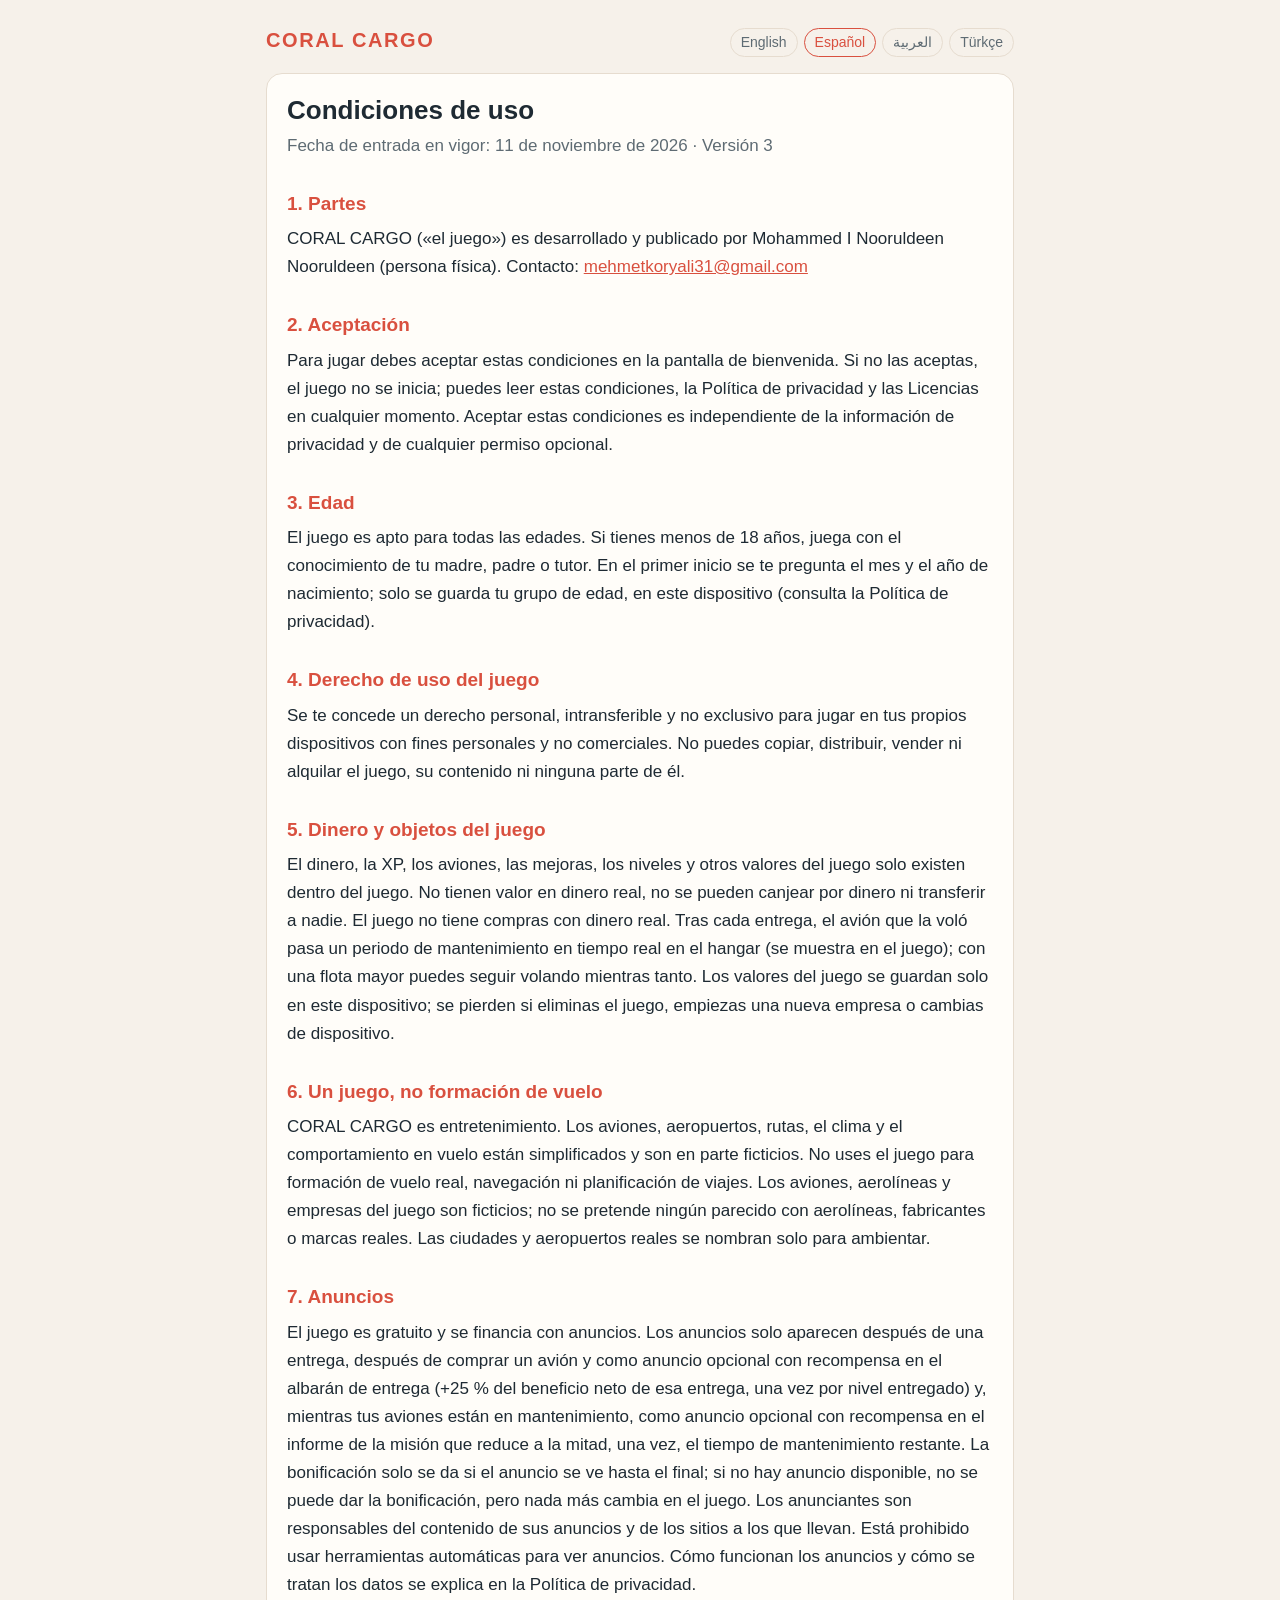
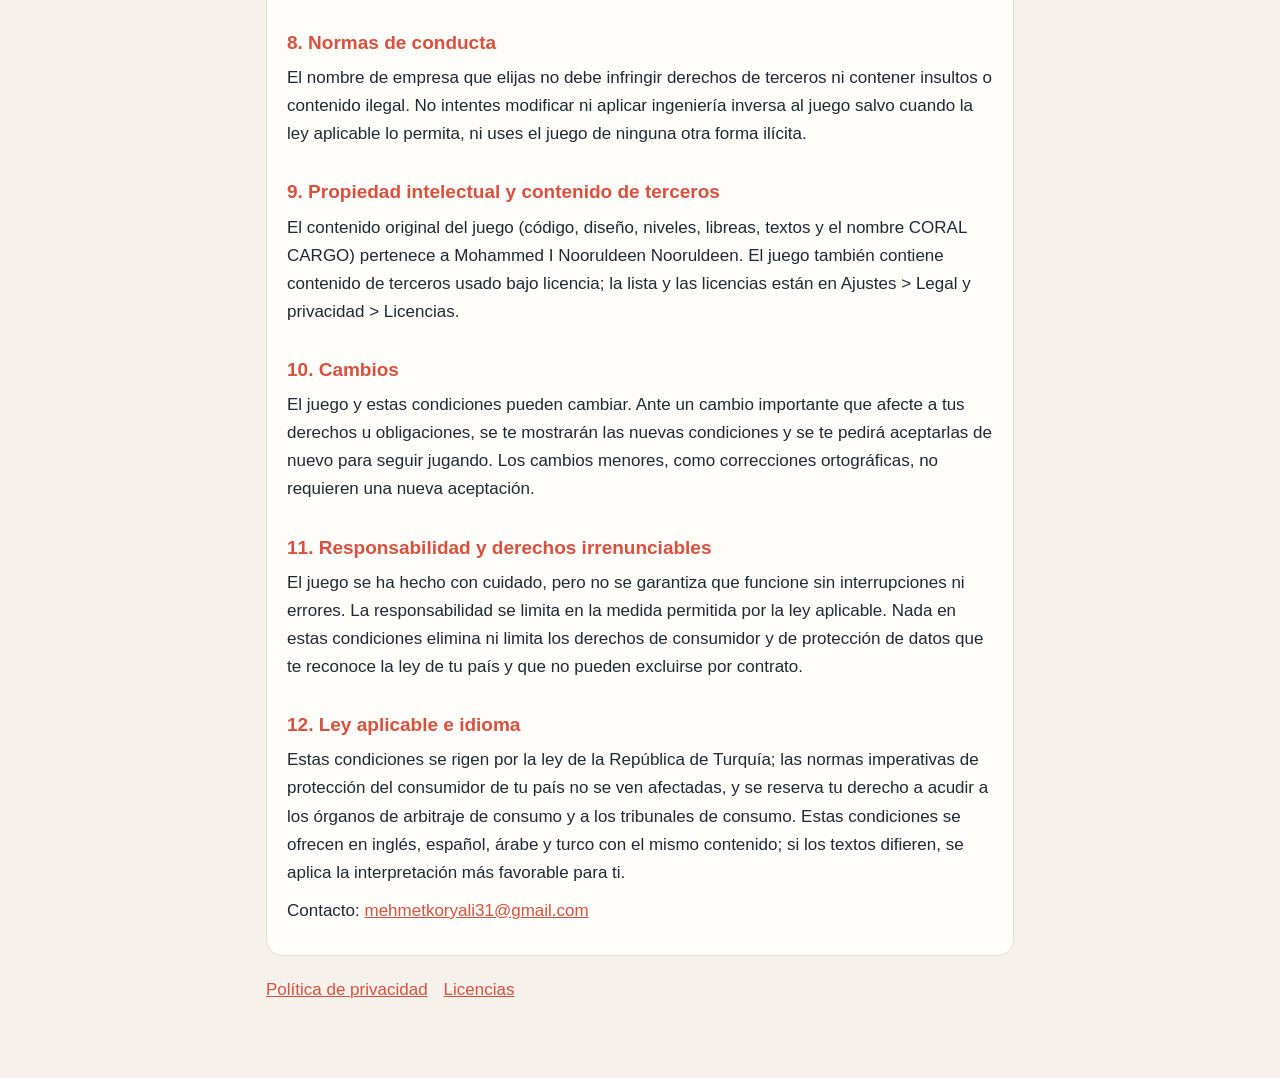
<file: es/terms.html>
<!doctype html>
<html lang="es" dir="ltr">
<head>
<meta charset="utf-8">
<meta name="viewport" content="width=device-width,initial-scale=1">
<title>CORAL CARGO · Condiciones de uso</title>
<link rel="stylesheet" href="../style.css">
</head>
<body><main>
<header><a class="brand" href="../index.html">CORAL CARGO</a><nav class="langs"><a href="../en/terms.html" lang="en">English</a><a href="../es/terms.html" lang="es" aria-current="page">Español</a><a href="../ar/terms.html" lang="ar">العربية</a><a href="../tr/terms.html" lang="tr">Türkçe</a></nav></header>
<article>
<h1>Condiciones de uso</h1>
<p class="meta">Fecha de entrada en vigor: 11 de noviembre de 2026 · Versión 3</p>
<h2>1. Partes</h2>
<p>CORAL CARGO («el juego») es desarrollado y publicado por Mohammed I Nooruldeen Nooruldeen (persona física). Contacto: <a href="mailto:mehmetkoryali31@gmail.com">mehmetkoryali31@gmail.com</a></p>
<h2>2. Aceptación</h2>
<p>Para jugar debes aceptar estas condiciones en la pantalla de bienvenida. Si no las aceptas, el juego no se inicia; puedes leer estas condiciones, la Política de privacidad y las Licencias en cualquier momento. Aceptar estas condiciones es independiente de la información de privacidad y de cualquier permiso opcional.</p>
<h2>3. Edad</h2>
<p>El juego es apto para todas las edades. Si tienes menos de 18 años, juega con el conocimiento de tu madre, padre o tutor. En el primer inicio se te pregunta el mes y el año de nacimiento; solo se guarda tu grupo de edad, en este dispositivo (consulta la Política de privacidad).</p>
<h2>4. Derecho de uso del juego</h2>
<p>Se te concede un derecho personal, intransferible y no exclusivo para jugar en tus propios dispositivos con fines personales y no comerciales. No puedes copiar, distribuir, vender ni alquilar el juego, su contenido ni ninguna parte de él.</p>
<h2>5. Dinero y objetos del juego</h2>
<p>El dinero, la XP, los aviones, las mejoras, los niveles y otros valores del juego solo existen dentro del juego. No tienen valor en dinero real, no se pueden canjear por dinero ni transferir a nadie. El juego no tiene compras con dinero real. Tras cada entrega, el avión que la voló pasa un periodo de mantenimiento en tiempo real en el hangar (se muestra en el juego); con una flota mayor puedes seguir volando mientras tanto. Los valores del juego se guardan solo en este dispositivo; se pierden si eliminas el juego, empiezas una nueva empresa o cambias de dispositivo.</p>
<h2>6. Un juego, no formación de vuelo</h2>
<p>CORAL CARGO es entretenimiento. Los aviones, aeropuertos, rutas, el clima y el comportamiento en vuelo están simplificados y son en parte ficticios. No uses el juego para formación de vuelo real, navegación ni planificación de viajes. Los aviones, aerolíneas y empresas del juego son ficticios; no se pretende ningún parecido con aerolíneas, fabricantes o marcas reales. Las ciudades y aeropuertos reales se nombran solo para ambientar.</p>
<h2>7. Anuncios</h2>
<p>El juego es gratuito y se financia con anuncios. Los anuncios solo aparecen después de una entrega, después de comprar un avión y como anuncio opcional con recompensa en el albarán de entrega (+25 % del beneficio neto de esa entrega, una vez por nivel entregado) y, mientras tus aviones están en mantenimiento, como anuncio opcional con recompensa en el informe de la misión que reduce a la mitad, una vez, el tiempo de mantenimiento restante. La bonificación solo se da si el anuncio se ve hasta el final; si no hay anuncio disponible, no se puede dar la bonificación, pero nada más cambia en el juego. Los anunciantes son responsables del contenido de sus anuncios y de los sitios a los que llevan. Está prohibido usar herramientas automáticas para ver anuncios. Cómo funcionan los anuncios y cómo se tratan los datos se explica en la Política de privacidad.</p>
<h2>8. Normas de conducta</h2>
<p>El nombre de empresa que elijas no debe infringir derechos de terceros ni contener insultos o contenido ilegal. No intentes modificar ni aplicar ingeniería inversa al juego salvo cuando la ley aplicable lo permita, ni uses el juego de ninguna otra forma ilícita.</p>
<h2>9. Propiedad intelectual y contenido de terceros</h2>
<p>El contenido original del juego (código, diseño, niveles, libreas, textos y el nombre CORAL CARGO) pertenece a Mohammed I Nooruldeen Nooruldeen. El juego también contiene contenido de terceros usado bajo licencia; la lista y las licencias están en Ajustes &gt; Legal y privacidad &gt; Licencias.</p>
<h2>10. Cambios</h2>
<p>El juego y estas condiciones pueden cambiar. Ante un cambio importante que afecte a tus derechos u obligaciones, se te mostrarán las nuevas condiciones y se te pedirá aceptarlas de nuevo para seguir jugando. Los cambios menores, como correcciones ortográficas, no requieren una nueva aceptación.</p>
<h2>11. Responsabilidad y derechos irrenunciables</h2>
<p>El juego se ha hecho con cuidado, pero no se garantiza que funcione sin interrupciones ni errores. La responsabilidad se limita en la medida permitida por la ley aplicable. Nada en estas condiciones elimina ni limita los derechos de consumidor y de protección de datos que te reconoce la ley de tu país y que no pueden excluirse por contrato.</p>
<h2>12. Ley aplicable e idioma</h2>
<p>Estas condiciones se rigen por la ley de la República de Turquía; las normas imperativas de protección del consumidor de tu país no se ven afectadas, y se reserva tu derecho a acudir a los órganos de arbitraje de consumo y a los tribunales de consumo. Estas condiciones se ofrecen en inglés, español, árabe y turco con el mismo contenido; si los textos difieren, se aplica la interpretación más favorable para ti.</p>
<p>Contacto: <a href="mailto:mehmetkoryali31@gmail.com">mehmetkoryali31@gmail.com</a></p>
</article>
<p class="other"><a href="privacy.html">Política de privacidad</a><a href="licenses.html">Licencias</a></p>
</main></body></html>
</file>
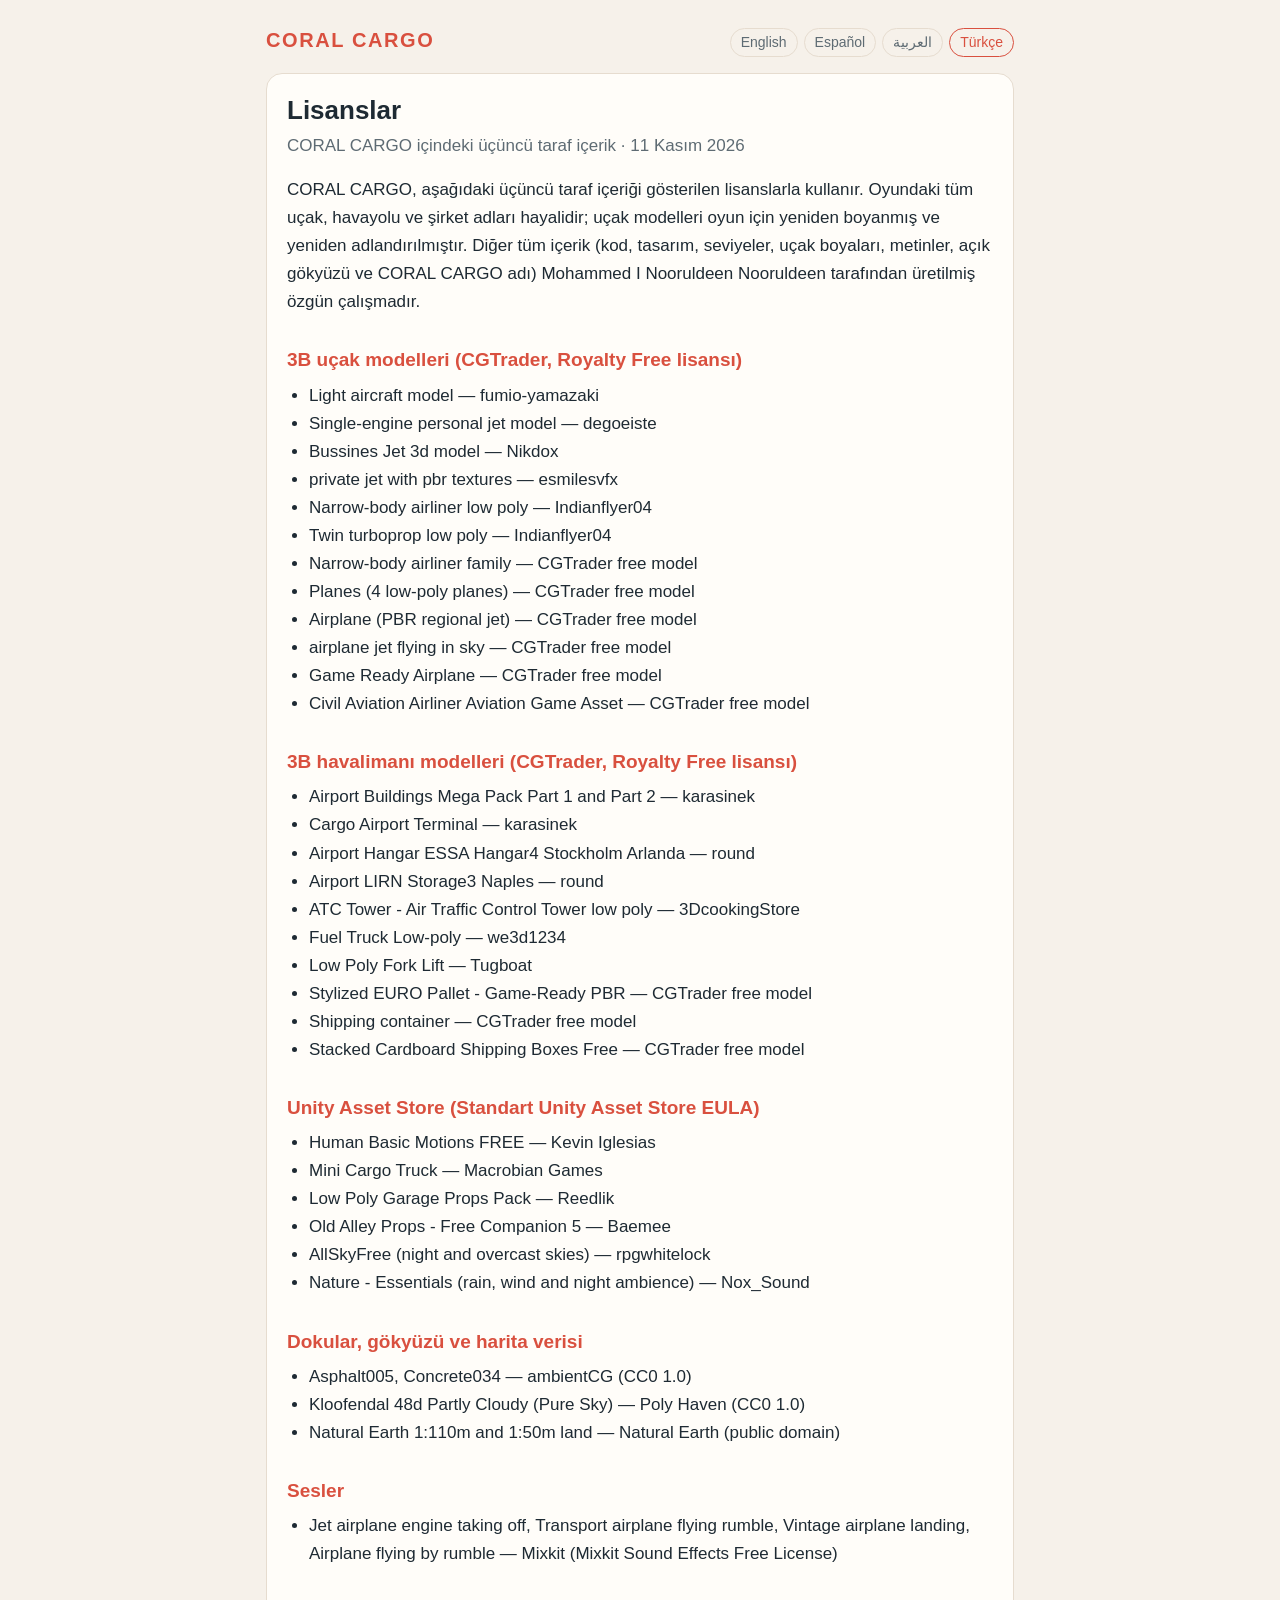
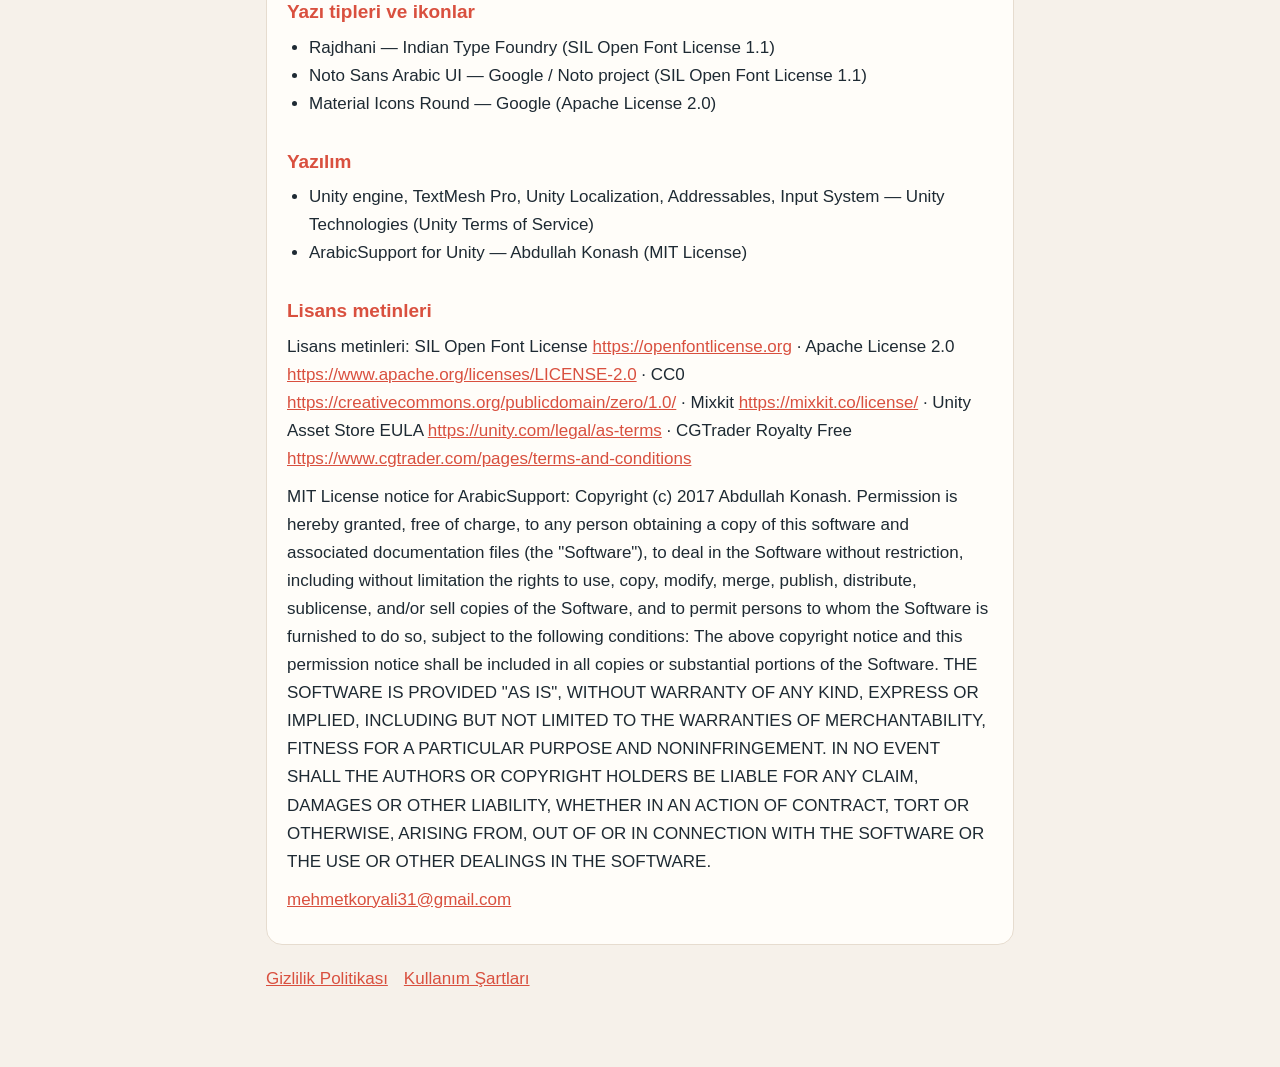
<file: tr/licenses.html>
<!doctype html>
<html lang="tr" dir="ltr">
<head>
<meta charset="utf-8">
<meta name="viewport" content="width=device-width,initial-scale=1">
<title>CORAL CARGO · Lisanslar</title>
<link rel="stylesheet" href="../style.css">
</head>
<body><main>
<header><a class="brand" href="../index.html">CORAL CARGO</a><nav class="langs"><a href="../en/licenses.html" lang="en">English</a><a href="../es/licenses.html" lang="es">Español</a><a href="../ar/licenses.html" lang="ar">العربية</a><a href="../tr/licenses.html" lang="tr" aria-current="page">Türkçe</a></nav></header>
<article>
<h1>Lisanslar</h1>
<p class="meta">CORAL CARGO içindeki üçüncü taraf içerik · 11 Kasım 2026</p>
<p>CORAL CARGO, aşağıdaki üçüncü taraf içeriği gösterilen lisanslarla kullanır. Oyundaki tüm uçak, havayolu ve şirket adları hayalidir; uçak modelleri oyun için yeniden boyanmış ve yeniden adlandırılmıştır. Diğer tüm içerik (kod, tasarım, seviyeler, uçak boyaları, metinler, açık gökyüzü ve CORAL CARGO adı) Mohammed I Nooruldeen Nooruldeen tarafından üretilmiş özgün çalışmadır.</p>
<h2>3B uçak modelleri (CGTrader, Royalty Free lisansı)</h2>
<ul><li>Light aircraft model — fumio-yamazaki</li><li>Single-engine personal jet model — degoeiste</li><li>Bussines Jet 3d model — Nikdox</li><li>private jet with pbr textures — esmilesvfx</li><li>Narrow-body airliner low poly — Indianflyer04</li><li>Twin turboprop low poly — Indianflyer04</li><li>Narrow-body airliner family — CGTrader free model</li><li>Planes (4 low-poly planes) — CGTrader free model</li><li>Airplane (PBR regional jet) — CGTrader free model</li><li>airplane jet flying in sky — CGTrader free model</li><li>Game Ready Airplane — CGTrader free model</li><li>Civil Aviation Airliner Aviation Game Asset — CGTrader free model</li></ul>
<h2>3B havalimanı modelleri (CGTrader, Royalty Free lisansı)</h2>
<ul><li>Airport Buildings Mega Pack Part 1 and Part 2 — karasinek</li><li>Cargo Airport Terminal — karasinek</li><li>Airport Hangar ESSA Hangar4 Stockholm Arlanda — round</li><li>Airport LIRN Storage3 Naples — round</li><li>ATC Tower - Air Traffic Control Tower low poly — 3DcookingStore</li><li>Fuel Truck Low-poly — we3d1234</li><li>Low Poly Fork Lift — Tugboat</li><li>Stylized EURO Pallet - Game-Ready PBR — CGTrader free model</li><li>Shipping container — CGTrader free model</li><li>Stacked Cardboard Shipping Boxes Free — CGTrader free model</li></ul>
<h2>Unity Asset Store (Standart Unity Asset Store EULA)</h2>
<ul><li>Human Basic Motions FREE — Kevin Iglesias</li><li>Mini Cargo Truck — Macrobian Games</li><li>Low Poly Garage Props Pack — Reedlik</li><li>Old Alley Props - Free Companion 5 — Baemee</li><li>AllSkyFree (night and overcast skies) — rpgwhitelock</li><li>Nature - Essentials (rain, wind and night ambience) — Nox_Sound</li></ul>
<h2>Dokular, gökyüzü ve harita verisi</h2>
<ul><li>Asphalt005, Concrete034 — ambientCG (CC0 1.0)</li><li>Kloofendal 48d Partly Cloudy (Pure Sky) — Poly Haven (CC0 1.0)</li><li>Natural Earth 1:110m and 1:50m land — Natural Earth (public domain)</li></ul>
<h2>Sesler</h2>
<ul><li>Jet airplane engine taking off, Transport airplane flying rumble, Vintage airplane landing, Airplane flying by rumble — Mixkit (Mixkit Sound Effects Free License)</li></ul>
<h2>Yazı tipleri ve ikonlar</h2>
<ul><li>Rajdhani — Indian Type Foundry (SIL Open Font License 1.1)</li><li>Noto Sans Arabic UI — Google / Noto project (SIL Open Font License 1.1)</li><li>Material Icons Round — Google (Apache License 2.0)</li></ul>
<h2>Yazılım</h2>
<ul><li>Unity engine, TextMesh Pro, Unity Localization, Addressables, Input System — Unity Technologies (Unity Terms of Service)</li><li>ArabicSupport for Unity — Abdullah Konash (MIT License)</li></ul>
<h2>Lisans metinleri</h2>
<p>Lisans metinleri: SIL Open Font License <a href="https://openfontlicense.org">https://openfontlicense.org</a> · Apache License 2.0 <a href="https://www.apache.org/licenses/LICENSE-2.0">https://www.apache.org/licenses/LICENSE-2.0</a> · CC0 <a href="https://creativecommons.org/publicdomain/zero/1.0/">https://creativecommons.org/publicdomain/zero/1.0/</a> · Mixkit <a href="https://mixkit.co/license/">https://mixkit.co/license/</a> · Unity Asset Store EULA <a href="https://unity.com/legal/as-terms">https://unity.com/legal/as-terms</a> · CGTrader Royalty Free <a href="https://www.cgtrader.com/pages/terms-and-conditions">https://www.cgtrader.com/pages/terms-and-conditions</a></p>
<p>MIT License notice for ArabicSupport: Copyright (c) 2017 Abdullah Konash. Permission is hereby granted, free of charge, to any person obtaining a copy of this software and associated documentation files (the &quot;Software&quot;), to deal in the Software without restriction, including without limitation the rights to use, copy, modify, merge, publish, distribute, sublicense, and/or sell copies of the Software, and to permit persons to whom the Software is furnished to do so, subject to the following conditions: The above copyright notice and this permission notice shall be included in all copies or substantial portions of the Software. THE SOFTWARE IS PROVIDED &quot;AS IS&quot;, WITHOUT WARRANTY OF ANY KIND, EXPRESS OR IMPLIED, INCLUDING BUT NOT LIMITED TO THE WARRANTIES OF MERCHANTABILITY, FITNESS FOR A PARTICULAR PURPOSE AND NONINFRINGEMENT. IN NO EVENT SHALL THE AUTHORS OR COPYRIGHT HOLDERS BE LIABLE FOR ANY CLAIM, DAMAGES OR OTHER LIABILITY, WHETHER IN AN ACTION OF CONTRACT, TORT OR OTHERWISE, ARISING FROM, OUT OF OR IN CONNECTION WITH THE SOFTWARE OR THE USE OR OTHER DEALINGS IN THE SOFTWARE.</p>
<p><a href="mailto:mehmetkoryali31@gmail.com">mehmetkoryali31@gmail.com</a></p>
</article>
<p class="other"><a href="privacy.html">Gizlilik Politikası</a><a href="terms.html">Kullanım Şartları</a></p>
</main></body></html>
</file>
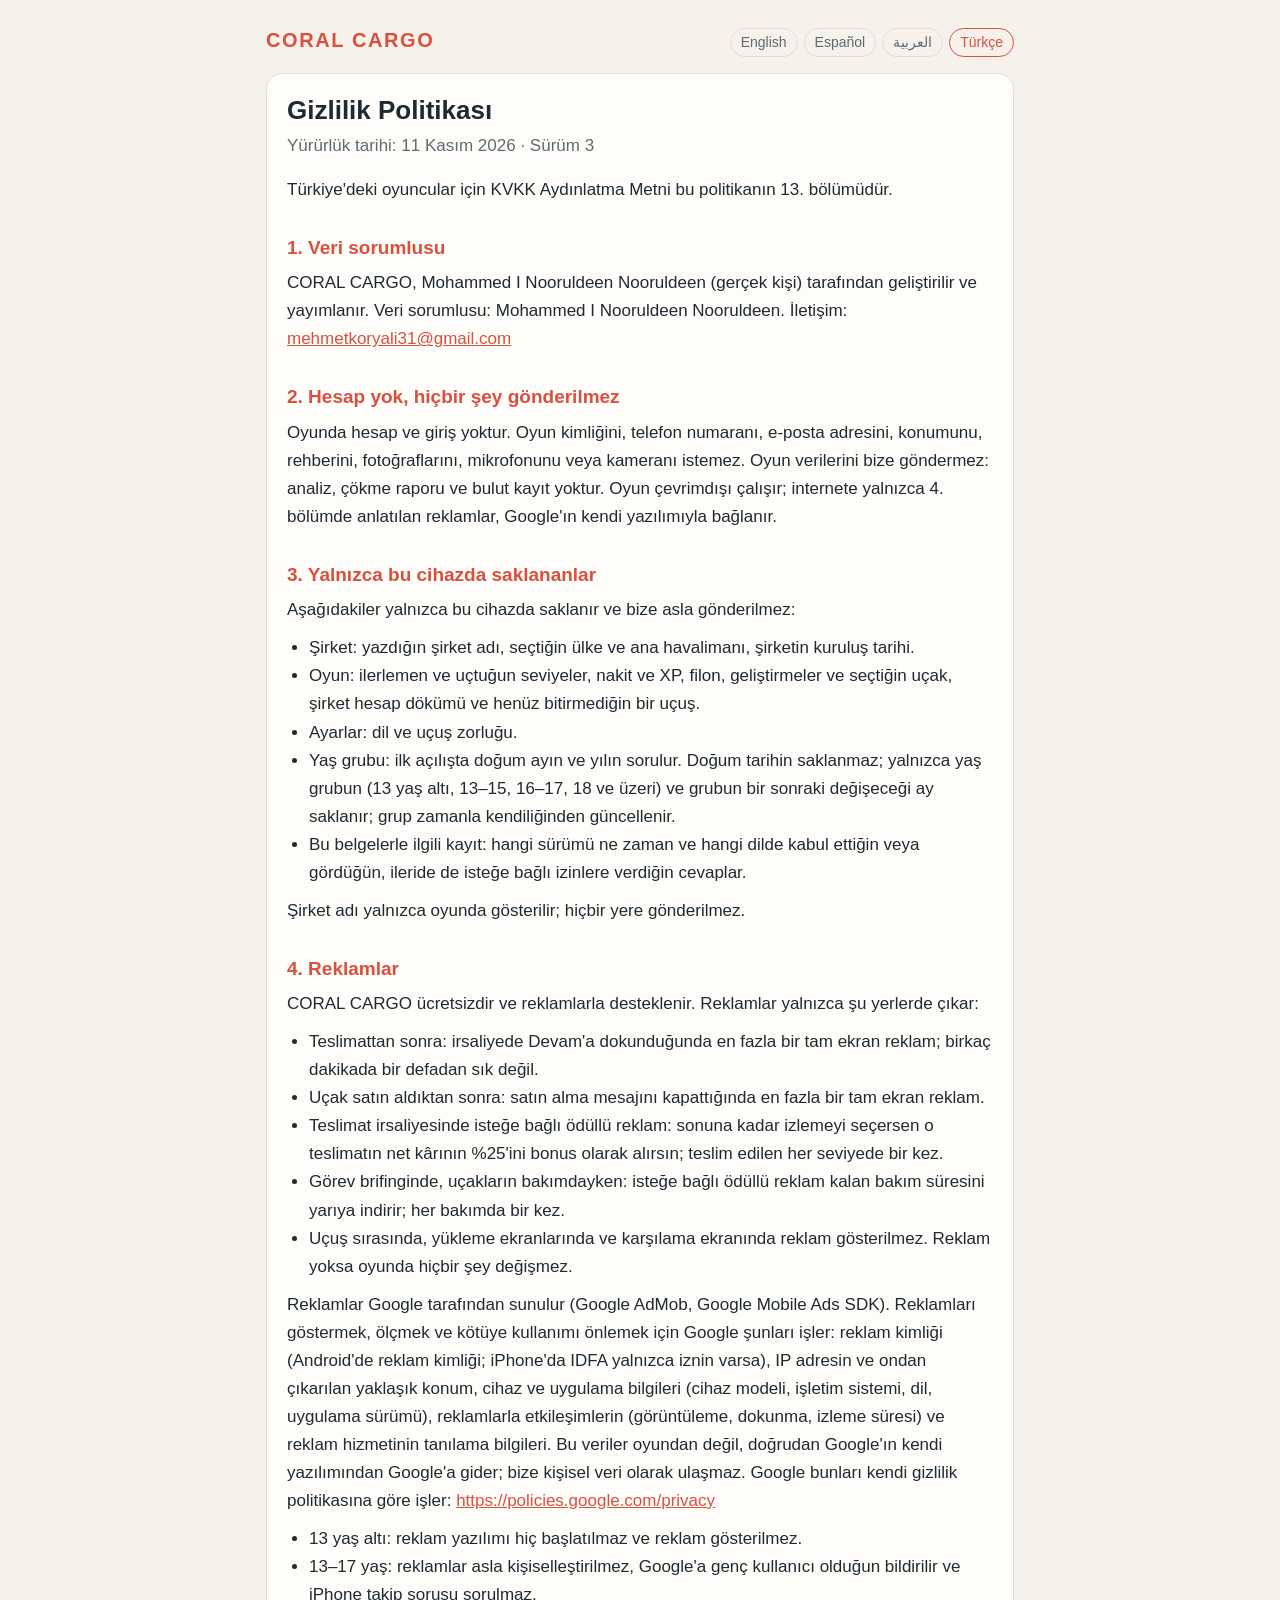
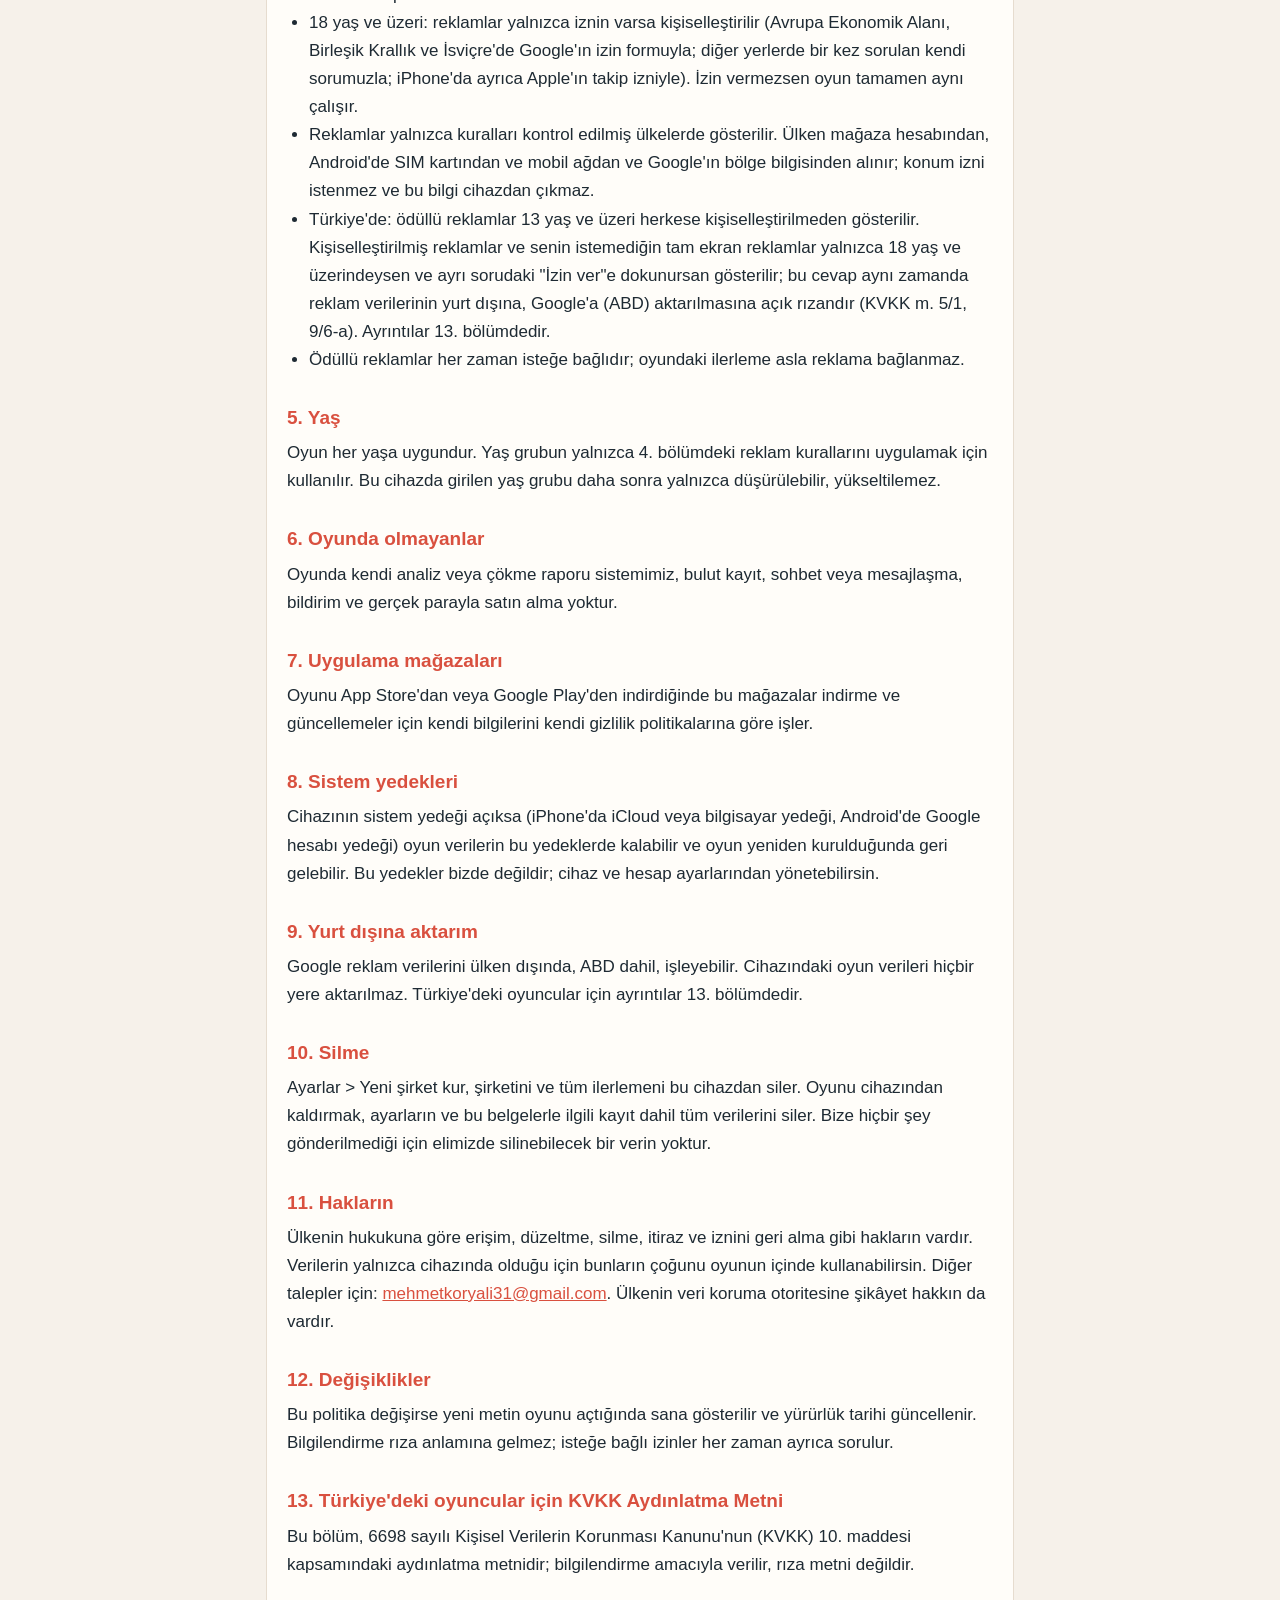
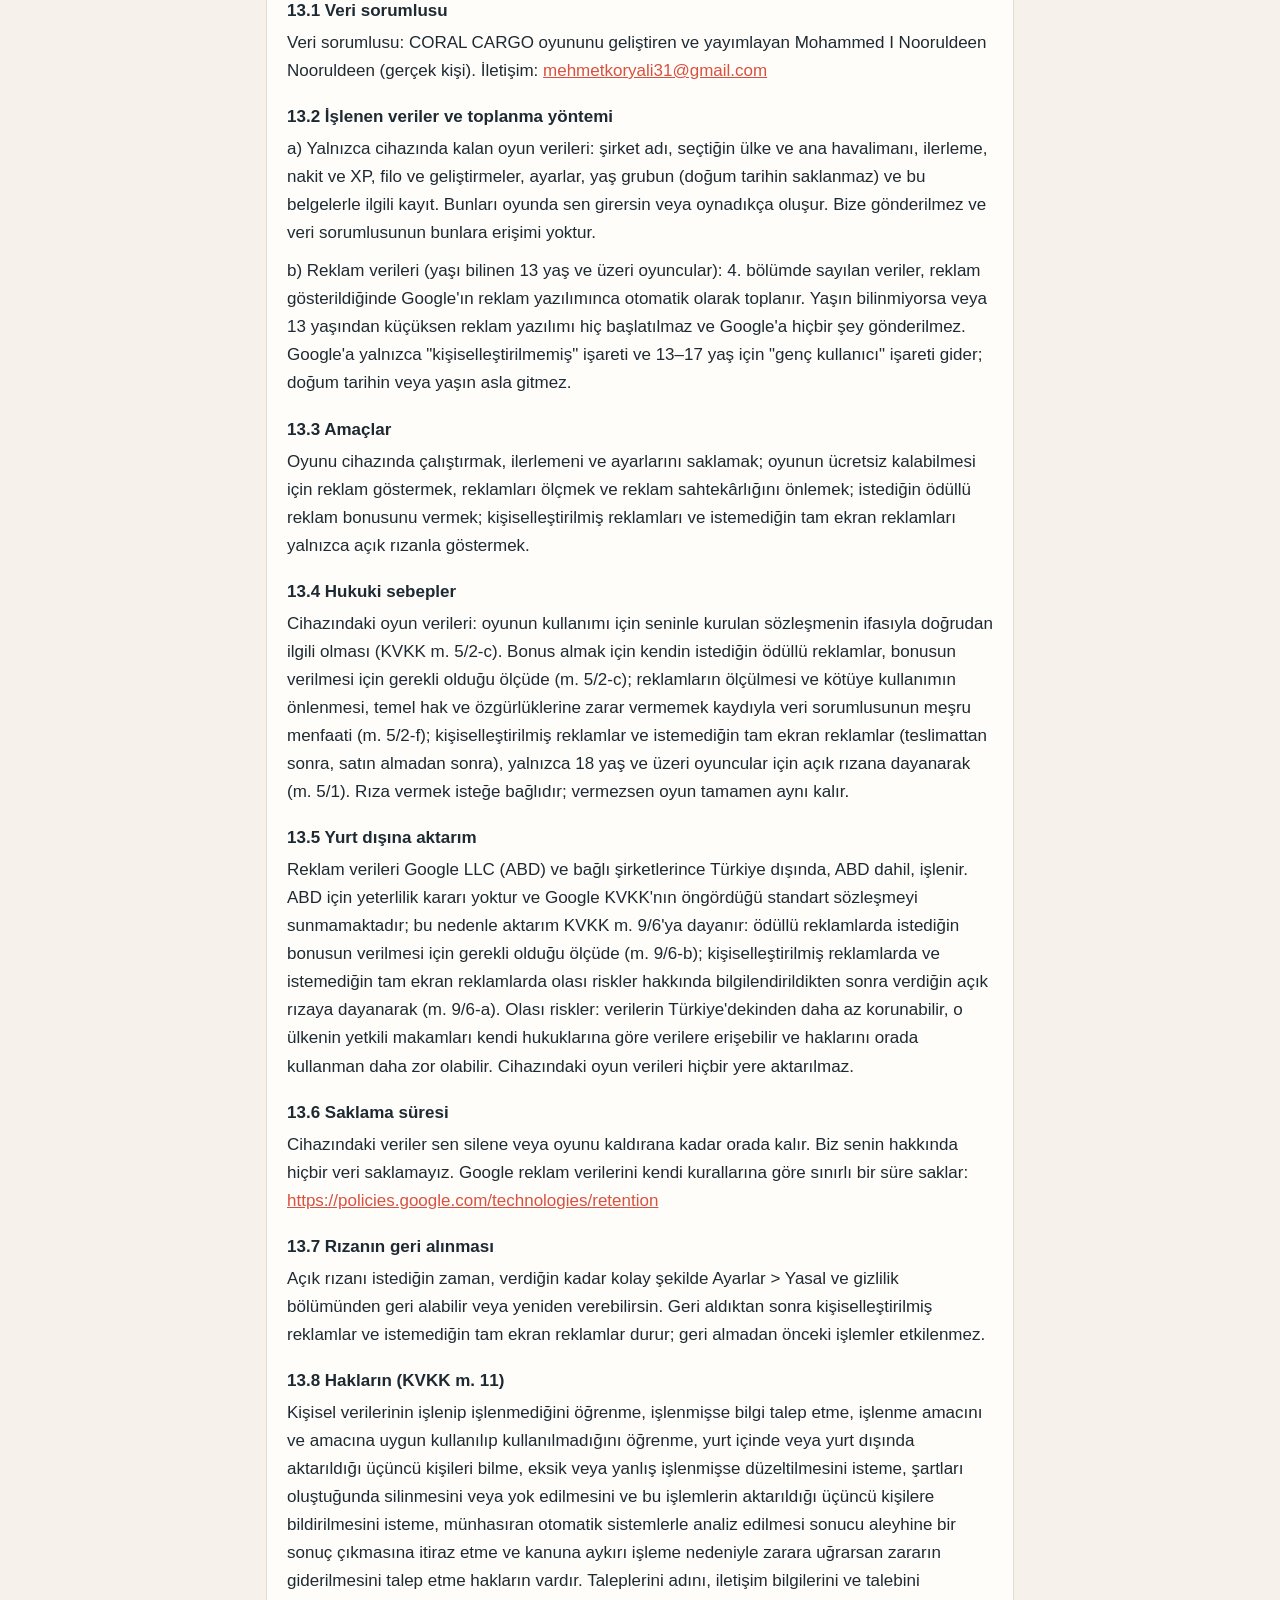
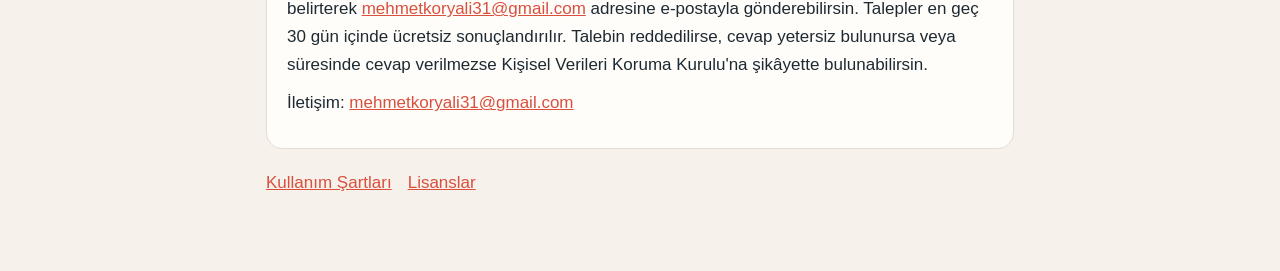
<file: tr/privacy.html>
<!doctype html>
<html lang="tr" dir="ltr">
<head>
<meta charset="utf-8">
<meta name="viewport" content="width=device-width,initial-scale=1">
<title>CORAL CARGO · Gizlilik Politikası</title>
<link rel="stylesheet" href="../style.css">
</head>
<body><main>
<header><a class="brand" href="../index.html">CORAL CARGO</a><nav class="langs"><a href="../en/privacy.html" lang="en">English</a><a href="../es/privacy.html" lang="es">Español</a><a href="../ar/privacy.html" lang="ar">العربية</a><a href="../tr/privacy.html" lang="tr" aria-current="page">Türkçe</a></nav></header>
<article>
<h1>Gizlilik Politikası</h1>
<p class="meta">Yürürlük tarihi: 11 Kasım 2026 · Sürüm 3</p>
<p>Türkiye&#x27;deki oyuncular için KVKK Aydınlatma Metni bu politikanın 13. bölümüdür.</p>
<h2>1. Veri sorumlusu</h2>
<p>CORAL CARGO, Mohammed I Nooruldeen Nooruldeen (gerçek kişi) tarafından geliştirilir ve yayımlanır. Veri sorumlusu: Mohammed I Nooruldeen Nooruldeen. İletişim: <a href="mailto:mehmetkoryali31@gmail.com">mehmetkoryali31@gmail.com</a></p>
<h2>2. Hesap yok, hiçbir şey gönderilmez</h2>
<p>Oyunda hesap ve giriş yoktur. Oyun kimliğini, telefon numaranı, e-posta adresini, konumunu, rehberini, fotoğraflarını, mikrofonunu veya kameranı istemez. Oyun verilerini bize göndermez: analiz, çökme raporu ve bulut kayıt yoktur. Oyun çevrimdışı çalışır; internete yalnızca 4. bölümde anlatılan reklamlar, Google&#x27;ın kendi yazılımıyla bağlanır.</p>
<h2>3. Yalnızca bu cihazda saklananlar</h2>
<p>Aşağıdakiler yalnızca bu cihazda saklanır ve bize asla gönderilmez:</p>
<ul><li>Şirket: yazdığın şirket adı, seçtiğin ülke ve ana havalimanı, şirketin kuruluş tarihi.</li><li>Oyun: ilerlemen ve uçtuğun seviyeler, nakit ve XP, filon, geliştirmeler ve seçtiğin uçak, şirket hesap dökümü ve henüz bitirmediğin bir uçuş.</li><li>Ayarlar: dil ve uçuş zorluğu.</li><li>Yaş grubu: ilk açılışta doğum ayın ve yılın sorulur. Doğum tarihin saklanmaz; yalnızca yaş grubun (13 yaş altı, 13–15, 16–17, 18 ve üzeri) ve grubun bir sonraki değişeceği ay saklanır; grup zamanla kendiliğinden güncellenir.</li><li>Bu belgelerle ilgili kayıt: hangi sürümü ne zaman ve hangi dilde kabul ettiğin veya gördüğün, ileride de isteğe bağlı izinlere verdiğin cevaplar.</li></ul>
<p>Şirket adı yalnızca oyunda gösterilir; hiçbir yere gönderilmez.</p>
<h2>4. Reklamlar</h2>
<p>CORAL CARGO ücretsizdir ve reklamlarla desteklenir. Reklamlar yalnızca şu yerlerde çıkar:</p>
<ul><li>Teslimattan sonra: irsaliyede Devam&#x27;a dokunduğunda en fazla bir tam ekran reklam; birkaç dakikada bir defadan sık değil.</li><li>Uçak satın aldıktan sonra: satın alma mesajını kapattığında en fazla bir tam ekran reklam.</li><li>Teslimat irsaliyesinde isteğe bağlı ödüllü reklam: sonuna kadar izlemeyi seçersen o teslimatın net kârının %25&#x27;ini bonus olarak alırsın; teslim edilen her seviyede bir kez.</li><li>Görev brifinginde, uçakların bakımdayken: isteğe bağlı ödüllü reklam kalan bakım süresini yarıya indirir; her bakımda bir kez.</li><li>Uçuş sırasında, yükleme ekranlarında ve karşılama ekranında reklam gösterilmez. Reklam yoksa oyunda hiçbir şey değişmez.</li></ul>
<p>Reklamlar Google tarafından sunulur (Google AdMob, Google Mobile Ads SDK). Reklamları göstermek, ölçmek ve kötüye kullanımı önlemek için Google şunları işler: reklam kimliği (Android&#x27;de reklam kimliği; iPhone&#x27;da IDFA yalnızca iznin varsa), IP adresin ve ondan çıkarılan yaklaşık konum, cihaz ve uygulama bilgileri (cihaz modeli, işletim sistemi, dil, uygulama sürümü), reklamlarla etkileşimlerin (görüntüleme, dokunma, izleme süresi) ve reklam hizmetinin tanılama bilgileri. Bu veriler oyundan değil, doğrudan Google&#x27;ın kendi yazılımından Google&#x27;a gider; bize kişisel veri olarak ulaşmaz. Google bunları kendi gizlilik politikasına göre işler: <a href="https://policies.google.com/privacy">https://policies.google.com/privacy</a></p>
<ul><li>13 yaş altı: reklam yazılımı hiç başlatılmaz ve reklam gösterilmez.</li><li>13–17 yaş: reklamlar asla kişiselleştirilmez, Google&#x27;a genç kullanıcı olduğun bildirilir ve iPhone takip sorusu sorulmaz.</li><li>18 yaş ve üzeri: reklamlar yalnızca iznin varsa kişiselleştirilir (Avrupa Ekonomik Alanı, Birleşik Krallık ve İsviçre&#x27;de Google&#x27;ın izin formuyla; diğer yerlerde bir kez sorulan kendi sorumuzla; iPhone&#x27;da ayrıca Apple&#x27;ın takip izniyle). İzin vermezsen oyun tamamen aynı çalışır.</li><li>Reklamlar yalnızca kuralları kontrol edilmiş ülkelerde gösterilir. Ülken mağaza hesabından, Android&#x27;de SIM kartından ve mobil ağdan ve Google&#x27;ın bölge bilgisinden alınır; konum izni istenmez ve bu bilgi cihazdan çıkmaz.</li><li>Türkiye&#x27;de: ödüllü reklamlar 13 yaş ve üzeri herkese kişiselleştirilmeden gösterilir. Kişiselleştirilmiş reklamlar ve senin istemediğin tam ekran reklamlar yalnızca 18 yaş ve üzerindeysen ve ayrı sorudaki &quot;İzin ver&quot;e dokunursan gösterilir; bu cevap aynı zamanda reklam verilerinin yurt dışına, Google&#x27;a (ABD) aktarılmasına açık rızandır (KVKK m. 5/1, 9/6-a). Ayrıntılar 13. bölümdedir.</li><li>Ödüllü reklamlar her zaman isteğe bağlıdır; oyundaki ilerleme asla reklama bağlanmaz.</li></ul>
<h2>5. Yaş</h2>
<p>Oyun her yaşa uygundur. Yaş grubun yalnızca 4. bölümdeki reklam kurallarını uygulamak için kullanılır. Bu cihazda girilen yaş grubu daha sonra yalnızca düşürülebilir, yükseltilemez.</p>
<h2>6. Oyunda olmayanlar</h2>
<p>Oyunda kendi analiz veya çökme raporu sistemimiz, bulut kayıt, sohbet veya mesajlaşma, bildirim ve gerçek parayla satın alma yoktur.</p>
<h2>7. Uygulama mağazaları</h2>
<p>Oyunu App Store&#x27;dan veya Google Play&#x27;den indirdiğinde bu mağazalar indirme ve güncellemeler için kendi bilgilerini kendi gizlilik politikalarına göre işler.</p>
<h2>8. Sistem yedekleri</h2>
<p>Cihazının sistem yedeği açıksa (iPhone&#x27;da iCloud veya bilgisayar yedeği, Android&#x27;de Google hesabı yedeği) oyun verilerin bu yedeklerde kalabilir ve oyun yeniden kurulduğunda geri gelebilir. Bu yedekler bizde değildir; cihaz ve hesap ayarlarından yönetebilirsin.</p>
<h2>9. Yurt dışına aktarım</h2>
<p>Google reklam verilerini ülken dışında, ABD dahil, işleyebilir. Cihazındaki oyun verileri hiçbir yere aktarılmaz. Türkiye&#x27;deki oyuncular için ayrıntılar 13. bölümdedir.</p>
<h2>10. Silme</h2>
<p>Ayarlar &gt; Yeni şirket kur, şirketini ve tüm ilerlemeni bu cihazdan siler. Oyunu cihazından kaldırmak, ayarların ve bu belgelerle ilgili kayıt dahil tüm verilerini siler. Bize hiçbir şey gönderilmediği için elimizde silinebilecek bir verin yoktur.</p>
<h2>11. Hakların</h2>
<p>Ülkenin hukukuna göre erişim, düzeltme, silme, itiraz ve iznini geri alma gibi hakların vardır. Verilerin yalnızca cihazında olduğu için bunların çoğunu oyunun içinde kullanabilirsin. Diğer talepler için: <a href="mailto:mehmetkoryali31@gmail.com">mehmetkoryali31@gmail.com</a>. Ülkenin veri koruma otoritesine şikâyet hakkın da vardır.</p>
<h2>12. Değişiklikler</h2>
<p>Bu politika değişirse yeni metin oyunu açtığında sana gösterilir ve yürürlük tarihi güncellenir. Bilgilendirme rıza anlamına gelmez; isteğe bağlı izinler her zaman ayrıca sorulur.</p>
<h2>13. Türkiye&#x27;deki oyuncular için KVKK Aydınlatma Metni</h2>
<p>Bu bölüm, 6698 sayılı Kişisel Verilerin Korunması Kanunu&#x27;nun (KVKK) 10. maddesi kapsamındaki aydınlatma metnidir; bilgilendirme amacıyla verilir, rıza metni değildir.</p>
<h3>13.1 Veri sorumlusu</h3>
<p>Veri sorumlusu: CORAL CARGO oyununu geliştiren ve yayımlayan Mohammed I Nooruldeen Nooruldeen (gerçek kişi). İletişim: <a href="mailto:mehmetkoryali31@gmail.com">mehmetkoryali31@gmail.com</a></p>
<h3>13.2 İşlenen veriler ve toplanma yöntemi</h3>
<p>a) Yalnızca cihazında kalan oyun verileri: şirket adı, seçtiğin ülke ve ana havalimanı, ilerleme, nakit ve XP, filo ve geliştirmeler, ayarlar, yaş grubun (doğum tarihin saklanmaz) ve bu belgelerle ilgili kayıt. Bunları oyunda sen girersin veya oynadıkça oluşur. Bize gönderilmez ve veri sorumlusunun bunlara erişimi yoktur.</p>
<p>b) Reklam verileri (yaşı bilinen 13 yaş ve üzeri oyuncular): 4. bölümde sayılan veriler, reklam gösterildiğinde Google&#x27;ın reklam yazılımınca otomatik olarak toplanır. Yaşın bilinmiyorsa veya 13 yaşından küçüksen reklam yazılımı hiç başlatılmaz ve Google&#x27;a hiçbir şey gönderilmez. Google&#x27;a yalnızca &quot;kişiselleştirilmemiş&quot; işareti ve 13–17 yaş için &quot;genç kullanıcı&quot; işareti gider; doğum tarihin veya yaşın asla gitmez.</p>
<h3>13.3 Amaçlar</h3>
<p>Oyunu cihazında çalıştırmak, ilerlemeni ve ayarlarını saklamak; oyunun ücretsiz kalabilmesi için reklam göstermek, reklamları ölçmek ve reklam sahtekârlığını önlemek; istediğin ödüllü reklam bonusunu vermek; kişiselleştirilmiş reklamları ve istemediğin tam ekran reklamları yalnızca açık rızanla göstermek.</p>
<h3>13.4 Hukuki sebepler</h3>
<p>Cihazındaki oyun verileri: oyunun kullanımı için seninle kurulan sözleşmenin ifasıyla doğrudan ilgili olması (KVKK m. 5/2-c). Bonus almak için kendin istediğin ödüllü reklamlar, bonusun verilmesi için gerekli olduğu ölçüde (m. 5/2-c); reklamların ölçülmesi ve kötüye kullanımın önlenmesi, temel hak ve özgürlüklerine zarar vermemek kaydıyla veri sorumlusunun meşru menfaati (m. 5/2-f); kişiselleştirilmiş reklamlar ve istemediğin tam ekran reklamlar (teslimattan sonra, satın almadan sonra), yalnızca 18 yaş ve üzeri oyuncular için açık rızana dayanarak (m. 5/1). Rıza vermek isteğe bağlıdır; vermezsen oyun tamamen aynı kalır.</p>
<h3>13.5 Yurt dışına aktarım</h3>
<p>Reklam verileri Google LLC (ABD) ve bağlı şirketlerince Türkiye dışında, ABD dahil, işlenir. ABD için yeterlilik kararı yoktur ve Google KVKK&#x27;nın öngördüğü standart sözleşmeyi sunmamaktadır; bu nedenle aktarım KVKK m. 9/6&#x27;ya dayanır: ödüllü reklamlarda istediğin bonusun verilmesi için gerekli olduğu ölçüde (m. 9/6-b); kişiselleştirilmiş reklamlarda ve istemediğin tam ekran reklamlarda olası riskler hakkında bilgilendirildikten sonra verdiğin açık rızaya dayanarak (m. 9/6-a). Olası riskler: verilerin Türkiye&#x27;dekinden daha az korunabilir, o ülkenin yetkili makamları kendi hukuklarına göre verilere erişebilir ve haklarını orada kullanman daha zor olabilir. Cihazındaki oyun verileri hiçbir yere aktarılmaz.</p>
<h3>13.6 Saklama süresi</h3>
<p>Cihazındaki veriler sen silene veya oyunu kaldırana kadar orada kalır. Biz senin hakkında hiçbir veri saklamayız. Google reklam verilerini kendi kurallarına göre sınırlı bir süre saklar: <a href="https://policies.google.com/technologies/retention">https://policies.google.com/technologies/retention</a></p>
<h3>13.7 Rızanın geri alınması</h3>
<p>Açık rızanı istediğin zaman, verdiğin kadar kolay şekilde Ayarlar &gt; Yasal ve gizlilik bölümünden geri alabilir veya yeniden verebilirsin. Geri aldıktan sonra kişiselleştirilmiş reklamlar ve istemediğin tam ekran reklamlar durur; geri almadan önceki işlemler etkilenmez.</p>
<h3>13.8 Hakların (KVKK m. 11)</h3>
<p>Kişisel verilerinin işlenip işlenmediğini öğrenme, işlenmişse bilgi talep etme, işlenme amacını ve amacına uygun kullanılıp kullanılmadığını öğrenme, yurt içinde veya yurt dışında aktarıldığı üçüncü kişileri bilme, eksik veya yanlış işlenmişse düzeltilmesini isteme, şartları oluştuğunda silinmesini veya yok edilmesini ve bu işlemlerin aktarıldığı üçüncü kişilere bildirilmesini isteme, münhasıran otomatik sistemlerle analiz edilmesi sonucu aleyhine bir sonuç çıkmasına itiraz etme ve kanuna aykırı işleme nedeniyle zarara uğrarsan zararın giderilmesini talep etme hakların vardır. Taleplerini adını, iletişim bilgilerini ve talebini belirterek <a href="mailto:mehmetkoryali31@gmail.com">mehmetkoryali31@gmail.com</a> adresine e-postayla gönderebilirsin. Talepler en geç 30 gün içinde ücretsiz sonuçlandırılır. Talebin reddedilirse, cevap yetersiz bulunursa veya süresinde cevap verilmezse Kişisel Verileri Koruma Kurulu&#x27;na şikâyette bulunabilirsin.</p>
<p>İletişim: <a href="mailto:mehmetkoryali31@gmail.com">mehmetkoryali31@gmail.com</a></p>
</article>
<p class="other"><a href="terms.html">Kullanım Şartları</a><a href="licenses.html">Lisanslar</a></p>
</main></body></html>
</file>
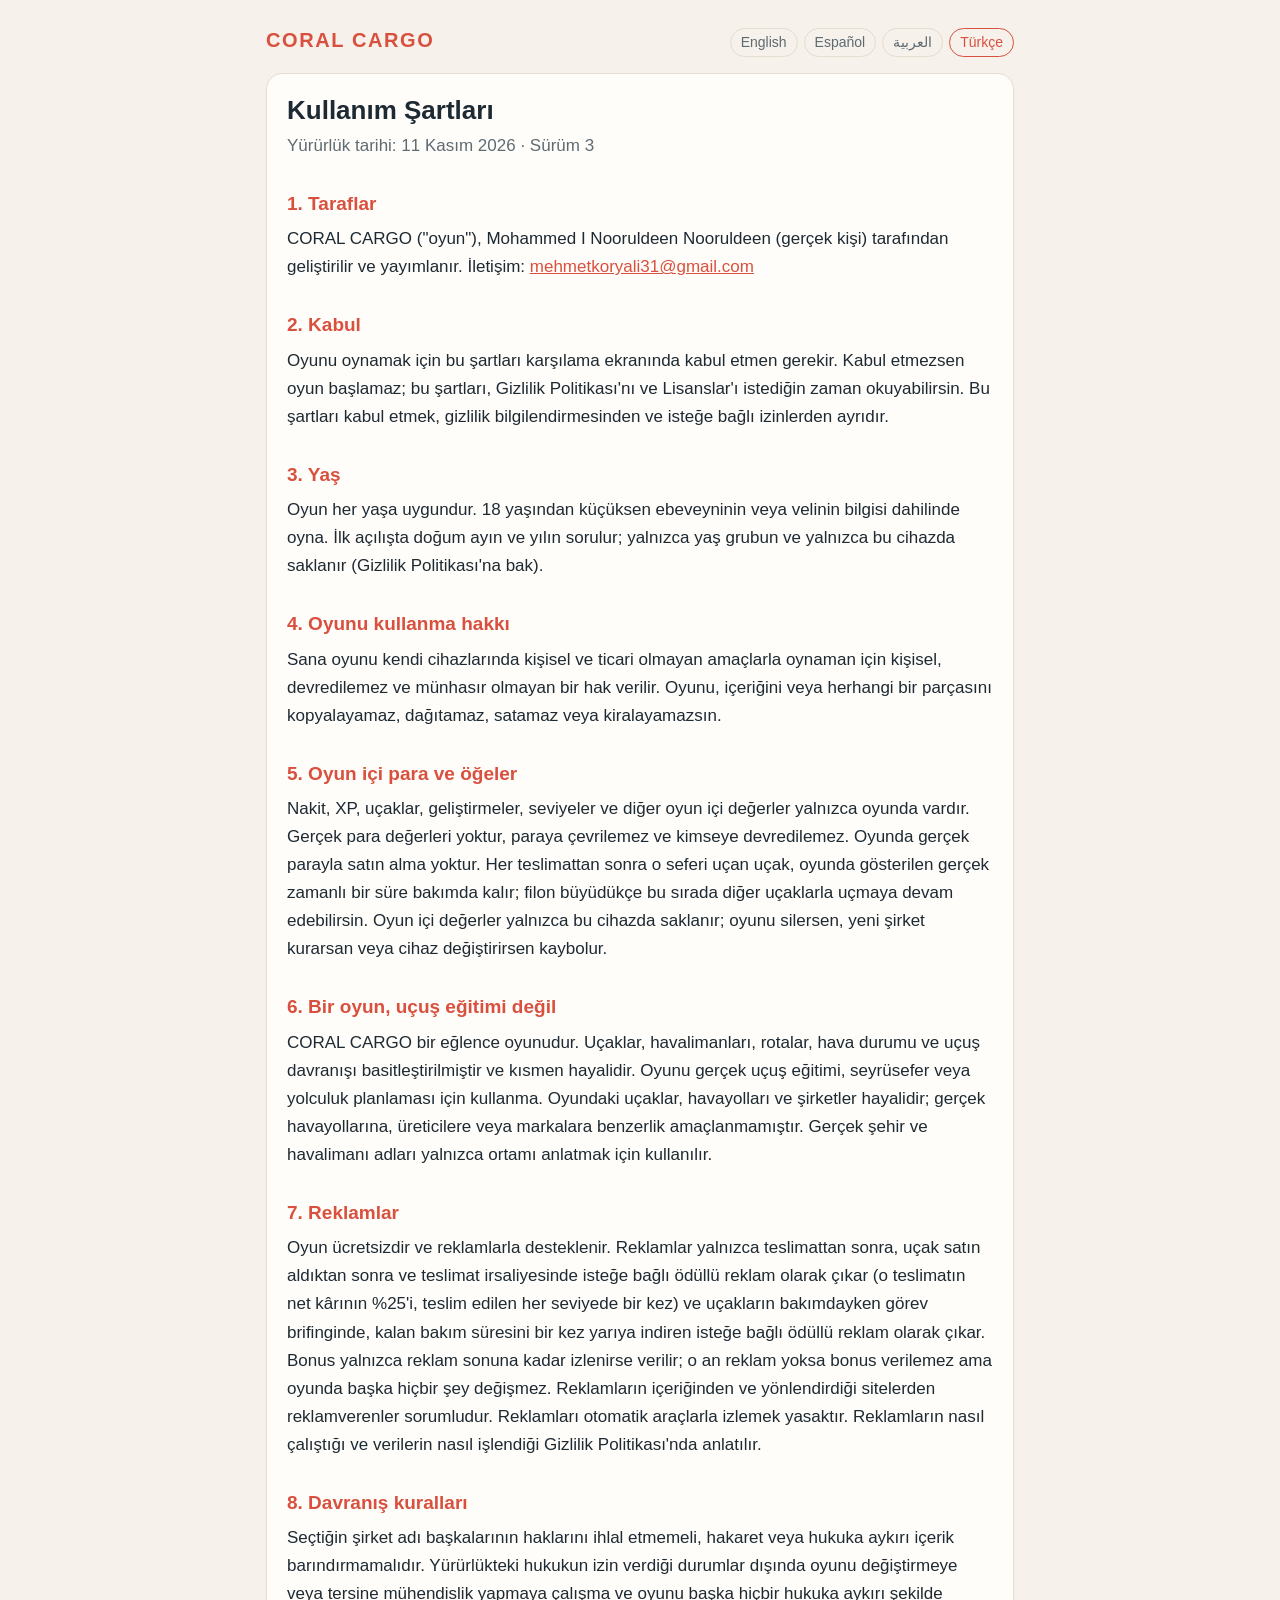
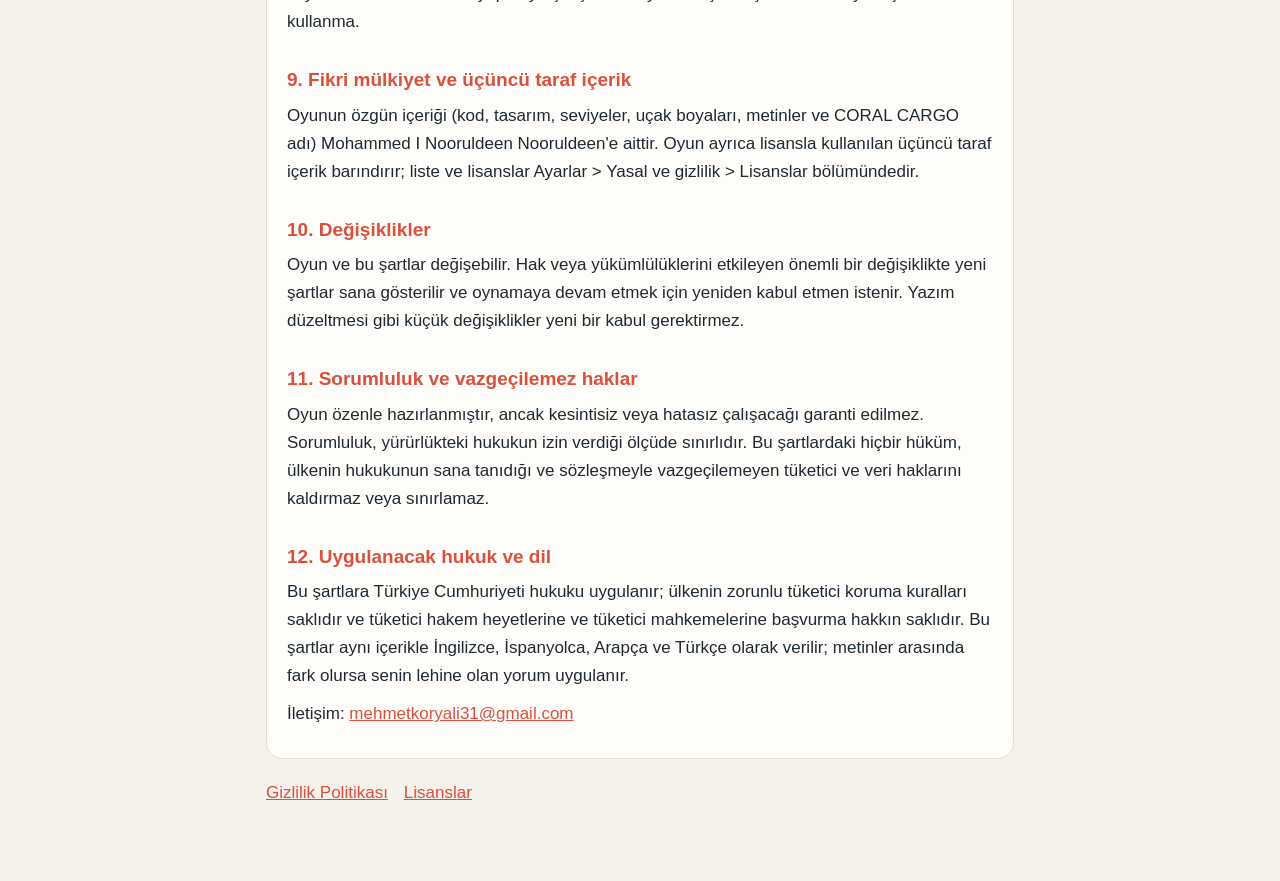
<file: tr/terms.html>
<!doctype html>
<html lang="tr" dir="ltr">
<head>
<meta charset="utf-8">
<meta name="viewport" content="width=device-width,initial-scale=1">
<title>CORAL CARGO · Kullanım Şartları</title>
<link rel="stylesheet" href="../style.css">
</head>
<body><main>
<header><a class="brand" href="../index.html">CORAL CARGO</a><nav class="langs"><a href="../en/terms.html" lang="en">English</a><a href="../es/terms.html" lang="es">Español</a><a href="../ar/terms.html" lang="ar">العربية</a><a href="../tr/terms.html" lang="tr" aria-current="page">Türkçe</a></nav></header>
<article>
<h1>Kullanım Şartları</h1>
<p class="meta">Yürürlük tarihi: 11 Kasım 2026 · Sürüm 3</p>
<h2>1. Taraflar</h2>
<p>CORAL CARGO (&quot;oyun&quot;), Mohammed I Nooruldeen Nooruldeen (gerçek kişi) tarafından geliştirilir ve yayımlanır. İletişim: <a href="mailto:mehmetkoryali31@gmail.com">mehmetkoryali31@gmail.com</a></p>
<h2>2. Kabul</h2>
<p>Oyunu oynamak için bu şartları karşılama ekranında kabul etmen gerekir. Kabul etmezsen oyun başlamaz; bu şartları, Gizlilik Politikası&#x27;nı ve Lisanslar&#x27;ı istediğin zaman okuyabilirsin. Bu şartları kabul etmek, gizlilik bilgilendirmesinden ve isteğe bağlı izinlerden ayrıdır.</p>
<h2>3. Yaş</h2>
<p>Oyun her yaşa uygundur. 18 yaşından küçüksen ebeveyninin veya velinin bilgisi dahilinde oyna. İlk açılışta doğum ayın ve yılın sorulur; yalnızca yaş grubun ve yalnızca bu cihazda saklanır (Gizlilik Politikası&#x27;na bak).</p>
<h2>4. Oyunu kullanma hakkı</h2>
<p>Sana oyunu kendi cihazlarında kişisel ve ticari olmayan amaçlarla oynaman için kişisel, devredilemez ve münhasır olmayan bir hak verilir. Oyunu, içeriğini veya herhangi bir parçasını kopyalayamaz, dağıtamaz, satamaz veya kiralayamazsın.</p>
<h2>5. Oyun içi para ve öğeler</h2>
<p>Nakit, XP, uçaklar, geliştirmeler, seviyeler ve diğer oyun içi değerler yalnızca oyunda vardır. Gerçek para değerleri yoktur, paraya çevrilemez ve kimseye devredilemez. Oyunda gerçek parayla satın alma yoktur. Her teslimattan sonra o seferi uçan uçak, oyunda gösterilen gerçek zamanlı bir süre bakımda kalır; filon büyüdükçe bu sırada diğer uçaklarla uçmaya devam edebilirsin. Oyun içi değerler yalnızca bu cihazda saklanır; oyunu silersen, yeni şirket kurarsan veya cihaz değiştirirsen kaybolur.</p>
<h2>6. Bir oyun, uçuş eğitimi değil</h2>
<p>CORAL CARGO bir eğlence oyunudur. Uçaklar, havalimanları, rotalar, hava durumu ve uçuş davranışı basitleştirilmiştir ve kısmen hayalidir. Oyunu gerçek uçuş eğitimi, seyrüsefer veya yolculuk planlaması için kullanma. Oyundaki uçaklar, havayolları ve şirketler hayalidir; gerçek havayollarına, üreticilere veya markalara benzerlik amaçlanmamıştır. Gerçek şehir ve havalimanı adları yalnızca ortamı anlatmak için kullanılır.</p>
<h2>7. Reklamlar</h2>
<p>Oyun ücretsizdir ve reklamlarla desteklenir. Reklamlar yalnızca teslimattan sonra, uçak satın aldıktan sonra ve teslimat irsaliyesinde isteğe bağlı ödüllü reklam olarak çıkar (o teslimatın net kârının %25&#x27;i, teslim edilen her seviyede bir kez) ve uçakların bakımdayken görev brifinginde, kalan bakım süresini bir kez yarıya indiren isteğe bağlı ödüllü reklam olarak çıkar. Bonus yalnızca reklam sonuna kadar izlenirse verilir; o an reklam yoksa bonus verilemez ama oyunda başka hiçbir şey değişmez. Reklamların içeriğinden ve yönlendirdiği sitelerden reklamverenler sorumludur. Reklamları otomatik araçlarla izlemek yasaktır. Reklamların nasıl çalıştığı ve verilerin nasıl işlendiği Gizlilik Politikası&#x27;nda anlatılır.</p>
<h2>8. Davranış kuralları</h2>
<p>Seçtiğin şirket adı başkalarının haklarını ihlal etmemeli, hakaret veya hukuka aykırı içerik barındırmamalıdır. Yürürlükteki hukukun izin verdiği durumlar dışında oyunu değiştirmeye veya tersine mühendislik yapmaya çalışma ve oyunu başka hiçbir hukuka aykırı şekilde kullanma.</p>
<h2>9. Fikri mülkiyet ve üçüncü taraf içerik</h2>
<p>Oyunun özgün içeriği (kod, tasarım, seviyeler, uçak boyaları, metinler ve CORAL CARGO adı) Mohammed I Nooruldeen Nooruldeen&#x27;e aittir. Oyun ayrıca lisansla kullanılan üçüncü taraf içerik barındırır; liste ve lisanslar Ayarlar &gt; Yasal ve gizlilik &gt; Lisanslar bölümündedir.</p>
<h2>10. Değişiklikler</h2>
<p>Oyun ve bu şartlar değişebilir. Hak veya yükümlülüklerini etkileyen önemli bir değişiklikte yeni şartlar sana gösterilir ve oynamaya devam etmek için yeniden kabul etmen istenir. Yazım düzeltmesi gibi küçük değişiklikler yeni bir kabul gerektirmez.</p>
<h2>11. Sorumluluk ve vazgeçilemez haklar</h2>
<p>Oyun özenle hazırlanmıştır, ancak kesintisiz veya hatasız çalışacağı garanti edilmez. Sorumluluk, yürürlükteki hukukun izin verdiği ölçüde sınırlıdır. Bu şartlardaki hiçbir hüküm, ülkenin hukukunun sana tanıdığı ve sözleşmeyle vazgeçilemeyen tüketici ve veri haklarını kaldırmaz veya sınırlamaz.</p>
<h2>12. Uygulanacak hukuk ve dil</h2>
<p>Bu şartlara Türkiye Cumhuriyeti hukuku uygulanır; ülkenin zorunlu tüketici koruma kuralları saklıdır ve tüketici hakem heyetlerine ve tüketici mahkemelerine başvurma hakkın saklıdır. Bu şartlar aynı içerikle İngilizce, İspanyolca, Arapça ve Türkçe olarak verilir; metinler arasında fark olursa senin lehine olan yorum uygulanır.</p>
<p>İletişim: <a href="mailto:mehmetkoryali31@gmail.com">mehmetkoryali31@gmail.com</a></p>
</article>
<p class="other"><a href="privacy.html">Gizlilik Politikası</a><a href="licenses.html">Lisanslar</a></p>
</main></body></html>
</file>
<file: style.css>
:root{--bg:#F6F1EA;--card:#FFFDF9;--text:#1E2A33;--muted:#5E6B73;--accent:#D9503F;--line:#E6DCCF}
@media (prefers-color-scheme:dark){:root{--bg:#0D161D;--card:#15222B;--text:#EEF2F4;--muted:#A3B1B8;--accent:#FF7A63;--line:#24343F}}
*{box-sizing:border-box}
body{margin:0;background:var(--bg);color:var(--text);font:17px/1.65 -apple-system,BlinkMacSystemFont,"Segoe UI",Roboto,"Noto Sans","Noto Sans Arabic",sans-serif}
main{max-width:780px;margin:0 auto;padding:24px 16px 64px}
header{display:flex;flex-wrap:wrap;gap:8px 16px;align-items:baseline;justify-content:space-between;margin-bottom:16px}
.brand{font-weight:800;letter-spacing:.08em;font-size:20px;color:var(--accent);text-decoration:none}
nav.langs{display:flex;flex-wrap:wrap;gap:6px}
nav.langs a{font-size:14px;color:var(--muted);text-decoration:none;padding:2px 10px;border:1px solid var(--line);border-radius:999px}
nav.langs a[aria-current]{color:var(--accent);border-color:var(--accent)}
article{background:var(--card);border:1px solid var(--line);border-radius:16px;padding:20px}
h1{font-size:26px;line-height:1.3;margin:0 0 4px}
.meta{color:var(--muted);margin:0 0 16px}
h2{font-size:19px;margin:28px 0 6px;color:var(--accent)}
h3{font-size:17px;margin:18px 0 4px}
p{margin:0 0 10px;overflow-wrap:anywhere}
ul{margin:0 0 10px;padding-inline-start:22px}
.other{margin-top:20px;display:flex;flex-wrap:wrap;gap:16px}
a{color:var(--accent)}
.cards{display:grid;grid-template-columns:repeat(auto-fill,minmax(200px,1fr));gap:10px;margin-top:12px}
.cards div{background:var(--card);border:1px solid var(--line);border-radius:12px;padding:12px}
.cards b{display:block;margin-bottom:4px}
.cards a{display:block}
</file>
